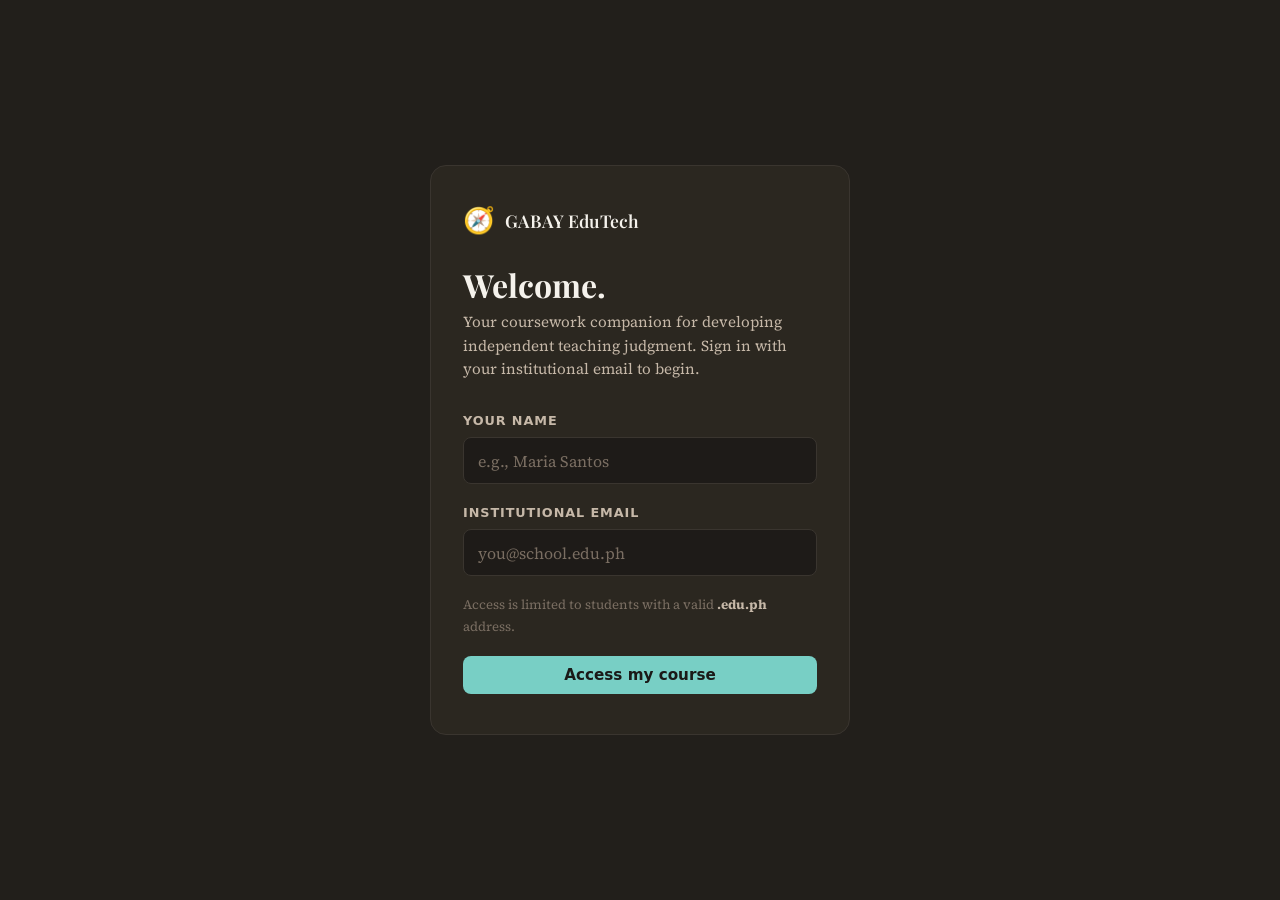
<file: index.html>
<!DOCTYPE html>
<html lang="en">
<head>
  <meta charset="UTF-8">
  <meta name="viewport" content="width=device-width, initial-scale=1.0, viewport-fit=cover">
  <meta name="color-scheme" content="dark">
  <meta name="theme-color" content="#221F1B">
  <title>GABAY EduTech</title>
  <!--
    Canvas-generated favicon: draws the compass emoji onto a 64x64 canvas
    and sets it as a PNG favicon. This works on Android Chrome and all
    other devices, unlike SVG data-URI favicons which Android ignores.
  -->
  <script>
  (function(){
    try {
      var c = document.createElement('canvas');
      c.width = c.height = 64;
      var x = c.getContext('2d');
      x.font = '52px serif';
      x.textAlign = 'center';
      x.textBaseline = 'middle';
      x.fillText('\u{1F9ED}', 32, 36);
      var l = document.createElement('link');
      l.rel = 'icon'; l.type = 'image/png'; l.href = c.toDataURL();
      document.head.appendChild(l);
    } catch(e) {}
  })();
  </script>
  <link rel="preconnect" href="https://fonts.googleapis.com">
  <link rel="preconnect" href="https://fonts.gstatic.com" crossorigin>
  <link href="https://fonts.googleapis.com/css2?family=Playfair+Display:ital,wght@0,400;0,600;0,700;1,400&family=Source+Serif+4:ital,opsz,wght@0,8..60,300;0,8..60,400;0,8..60,600;1,8..60,400&display=swap" rel="stylesheet">
  <link rel="stylesheet" href="style.css">
</head>
<body>

  <a class="skip-link" id="skip-link" href="#main-content">Skip to main content</a>

  <!-- LOGIN SCREEN -->
  <div id="login-screen" role="main" aria-label="Sign in to GABAY EduTech">
    <div class="login-card">
      <div class="login-brand" aria-hidden="true">
        <span class="login-compass">&#x1F9ED;</span>
        <span class="login-brand-name">GABAY EduTech</span>
      </div>
      <h1 class="login-heading">Welcome.</h1>
      <p class="login-sub">Your coursework companion for developing independent teaching judgment. Sign in with your institutional email to begin.</p>
      <div class="field-group">
        <label for="login-name">Your name</label>
        <input type="text" id="login-name" placeholder="e.g., Maria Santos" autocomplete="name" autocapitalize="words">
      </div>
      <div class="field-group">
        <label for="login-email">Institutional email</label>
        <input type="email" id="login-email" placeholder="you@school.edu.ph" autocomplete="email" inputmode="email">
      </div>
      <p class="login-note">Access is limited to students with a valid <strong>.edu.ph</strong> address.</p>
      <p class="login-error" id="login-error" role="alert" aria-live="assertive" hidden>
        Please enter your name and a valid .edu.ph email to continue.
      </p>
      <button class="btn btn-primary btn-block" id="login-submit">Access my course</button>
    </div>
  </div>

  <!-- APP SHELL -->
  <div id="app-wrapper" hidden>

    <!-- SIDEBAR -->
    <nav class="sidebar" id="sidebar" aria-label="Course navigation">
      <div class="sidebar-header">
        <button class="sidebar-logo-btn" id="sidebar-logo-btn" aria-label="Go to Dashboard">
          <span aria-hidden="true">&#x1F9ED;</span>
          <span class="sidebar-brand-text">GABAY EduTech</span>
        </button>
        <button class="sidebar-close-btn" id="sidebar-close-btn" aria-label="Close navigation">
          <svg width="18" height="18" viewBox="0 0 24 24" fill="none" stroke="currentColor" stroke-width="2.2" stroke-linecap="round" stroke-linejoin="round" aria-hidden="true">
            <line x1="18" y1="6" x2="6" y2="18"/><line x1="6" y1="6" x2="18" y2="18"/>
          </svg>
        </button>
      </div>
      <div class="sidebar-nav" id="sidebar-nav"><!-- Injected by JS --></div>
      <div class="sidebar-footer">
        <div class="sidebar-user-info" id="sidebar-user-info"><!-- Injected by JS --></div>
        <button class="sidebar-logout-btn" id="logout-btn" aria-label="Log out">
          <svg width="15" height="15" viewBox="0 0 24 24" fill="none" stroke="currentColor" stroke-width="2" stroke-linecap="round" stroke-linejoin="round" aria-hidden="true">
            <path d="M9 21H5a2 2 0 0 1-2-2V5a2 2 0 0 1 2-2h4"/>
            <polyline points="16 17 21 12 16 7"/>
            <line x1="21" y1="12" x2="9" y2="12"/>
          </svg>
          Log out
        </button>
      </div>
    </nav>

    <div class="sidebar-backdrop" id="sidebar-backdrop" aria-hidden="true"></div>

    <!-- CONTENT PANEL -->
    <div class="content-panel">

      <!-- Mobile top bar -->
      <div class="mobile-bar" id="mobile-bar">
        <button class="mobile-menu-btn" id="mobile-menu-btn" aria-label="Open navigation" aria-expanded="false" aria-controls="sidebar">
          <svg width="20" height="20" viewBox="0 0 24 24" fill="none" stroke="currentColor" stroke-width="2" stroke-linecap="round" stroke-linejoin="round" aria-hidden="true">
            <line x1="3" y1="6" x2="21" y2="6"/>
            <line x1="3" y1="12" x2="21" y2="12"/>
            <line x1="3" y1="18" x2="21" y2="18"/>
          </svg>
        </button>
        <span class="mobile-brand">&#x1F9ED; GABAY EduTech</span>
      </div>

      <!-- Course header (only shown inside a module) -->
      <div class="course-hdr" id="course-hdr" hidden aria-label="Module progress">
        <div class="course-hdr-bar">
          <button class="quit-btn" id="quit-btn" aria-label="Quit and return to dashboard">Quit</button>
          <span class="course-hdr-title" id="course-hdr-title" aria-live="polite"></span>
          <span class="course-hdr-step"  id="course-hdr-step"></span>
        </div>
        <div class="course-progress" id="course-progress" role="progressbar"
             aria-valuemin="0" aria-valuemax="100" aria-valuenow="0" aria-label="Module progress">
          <div class="course-progress-fill" id="course-progress-fill"></div>
        </div>
      </div>

      <main id="main-content" tabindex="-1">
        <div id="app"><!-- Injected by render() --></div>
      </main>

    </div><!-- /.content-panel -->

    <!-- QUIT MODAL -->
    <div class="modal-overlay" id="quit-modal" hidden
         role="dialog" aria-modal="true" aria-labelledby="quit-modal-title">
      <div class="modal-card">
        <h2 class="modal-title" id="quit-modal-title">Return to Dashboard?</h2>
        <p class="modal-body">Your work is saved automatically. You can pick up exactly where you left off.</p>
        <div class="modal-actions">
          <button class="btn btn-primary" id="modal-stay">Keep going</button>
          <button class="btn btn-ghost"   id="modal-leave">Go to Dashboard</button>
        </div>
      </div>
    </div>

  </div><!-- /#app-wrapper -->

  <!-- SCROLL FAB -->
  <div class="scroll-fab" aria-hidden="true">
    <button id="scroll-fab" tabindex="-1">&#8595;</button>
  </div>

  <script src="script.js"></script>
</body>
</html>
</file>
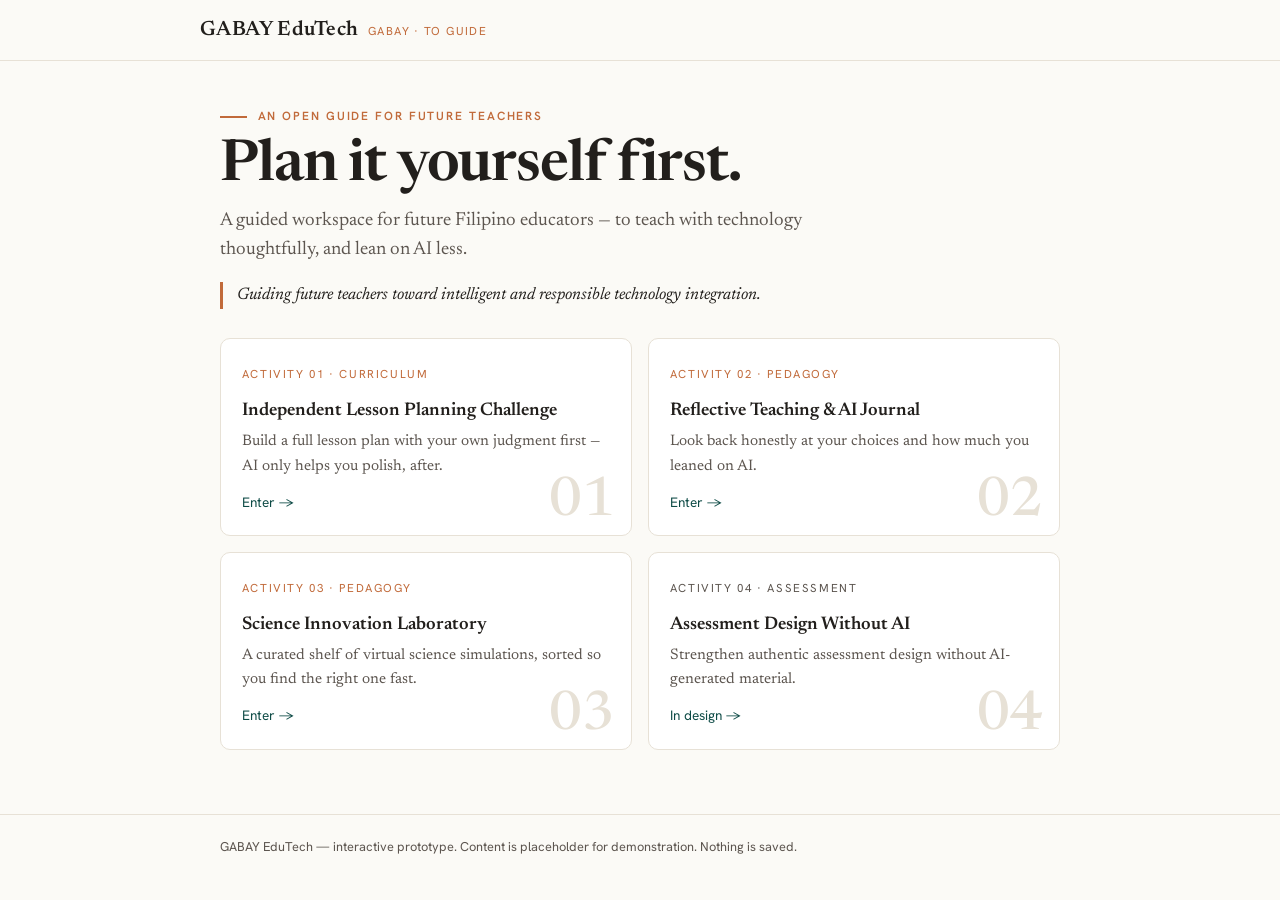
<file: Old versions/gabay-edutech-prototype (1).html>
<!DOCTYPE html>
<html lang="en">
<head>
<meta charset="UTF-8">
<meta name="viewport" content="width=device-width, initial-scale=1.0">
<title>GABAY EduTech — Prototype</title>
<link rel="preconnect" href="https://fonts.googleapis.com">
<link rel="preconnect" href="https://fonts.gstatic.com" crossorigin>
<link href="https://fonts.googleapis.com/css2?family=Hanken+Grotesk:wght@400;500;600;700&family=Newsreader:ital,opsz,wght@0,6..72,400;0,6..72,500;0,6..72,600;1,6..72,400&display=swap" rel="stylesheet">
<style>
  /* ---------- Design tokens: change these once, the whole site follows ---------- */
  :root{
    --paper:#FBFAF6;       /* warm off-white background */
    --surface:#FFFFFF;     /* cards */
    --ink:#262220;         /* main text (warm near-black) */
    --ink-soft:#5C554F;    /* secondary text */
    --line:#E7E1D6;        /* hairline borders */
    --accent:#1F6F66;      /* the single action colour: deep teal */
    --accent-soft:#E8F1EF; /* tinted surfaces tied to the accent */
    --accent-ink:#16514a;  /* accent text on light */
    --warn:#8A5A2B;        /* "not allowed" / caution */
    --maxread:65ch;        /* comfortable reading measure */
    --sp:1rem;             /* base spacing step */
    --radius:10px;
    --ui:system-ui,-apple-system,Segoe UI,Roboto,Helvetica,Arial,sans-serif;
    --serif:'Newsreader',Georgia,'Times New Roman',serif;
  }

  *{box-sizing:border-box}
  html{-webkit-text-size-adjust:100%}
  body{
    margin:0;background:var(--paper);color:var(--ink);
    font-family:var(--serif);font-size:18px;line-height:1.6;
    font-optical-sizing:auto;
  }
  /* UI chrome (nav, buttons, labels) uses the fast system sans */
  nav,button,.ui,label,input,select,textarea,.tag,.crumb{font-family:var(--ui)}

  a{color:var(--accent-ink);text-underline-offset:3px}
  a:focus-visible,button:focus-visible,input:focus-visible,textarea:focus-visible,select:focus-visible{
    outline:3px solid var(--accent);outline-offset:2px;border-radius:4px;
  }

  .skip{position:absolute;left:-999px;top:0;background:var(--accent);color:#fff;padding:.5rem .9rem;border-radius:0 0 8px 0;z-index:50}
  .skip:focus{left:0}

  /* ---------- Layout ---------- */
  .wrap{max-width:880px;margin:0 auto;padding:0 1.25rem}
  header.site{border-bottom:1px solid var(--line);background:var(--paper);position:sticky;top:0;z-index:20}
  .bar{display:flex;align-items:center;justify-content:space-between;gap:1rem;padding:.85rem 0}
  .brand{display:flex;align-items:baseline;gap:.6rem;text-decoration:none;color:var(--ink)}
  .brand .mark{font-family:var(--serif);font-weight:600;font-size:1.3rem;letter-spacing:.02em}
  .brand .mean{font-family:var(--ui);font-size:.72rem;color:var(--ink-soft);text-transform:uppercase;letter-spacing:.12em}
  .crumb{font-size:.85rem;color:var(--ink-soft)}
  .crumb a{color:var(--ink-soft)}
  .back{display:inline-flex;align-items:center;gap:.4rem;background:none;border:none;color:var(--accent-ink);
        font-size:.9rem;cursor:pointer;padding:.4rem 0}
  .back:hover{text-decoration:underline}

  main{padding:2.4rem 0 4rem;min-height:60vh}
  h1{font-weight:600;font-size:clamp(1.9rem,5vw,2.7rem);line-height:1.15;margin:.2rem 0 .4rem}
  h2{font-weight:600;font-size:1.35rem;margin:2.2rem 0 .6rem}
  h3{font-weight:600;font-size:1.08rem;margin:0}
  .lede{font-size:1.12rem;color:var(--ink-soft);max-width:var(--maxread);margin:.4rem 0 0}
  p,li{max-width:var(--maxread)}
  .motto{font-style:italic;color:var(--ink-soft)}

  /* ---------- Buttons ---------- */
  .btn{display:inline-flex;align-items:center;gap:.5rem;background:var(--accent);color:#fff;border:none;
       padding:.7rem 1.15rem;border-radius:8px;font-size:.95rem;cursor:pointer;text-decoration:none}
  .btn:hover{background:var(--accent-ink)}
  .btn.ghost{background:transparent;color:var(--accent-ink);border:1px solid var(--line)}
  .btn.ghost:hover{background:var(--accent-soft)}

  /* ---------- Home: activity cards ---------- */
  .cards{display:grid;grid-template-columns:1fr 1fr;gap:1rem;margin-top:1.8rem}
  @media(max-width:640px){.cards{grid-template-columns:1fr}}
  .card{display:block;text-decoration:none;color:inherit;background:var(--surface);border:1px solid var(--line);
        border-radius:var(--radius);padding:1.3rem 1.3rem 1.1rem;transition:transform .15s ease,box-shadow .15s ease,border-color .15s ease}
  .card:hover{transform:translateY(-2px);box-shadow:0 8px 24px rgba(38,34,32,.07);border-color:#d8d0c2}
  .card .idx{font-family:var(--ui);font-size:.72rem;letter-spacing:.14em;color:var(--accent-ink);text-transform:uppercase}
  .card h3{margin:.45rem 0 .3rem;font-size:1.15rem}
  .card p{font-size:.95rem;color:var(--ink-soft);margin:0}
  .card .go{font-family:var(--ui);font-size:.85rem;color:var(--accent-ink);margin-top:.8rem;display:inline-block}
  .card.soon{opacity:.85}
  .card.soon .idx{color:var(--ink-soft)}

  /* ---------- Stepped choices (activity hub) ---------- */
  .steps{list-style:none;padding:0;margin:1.6rem 0 0;max-width:var(--maxread)}
  .steps li{margin:0 0 .8rem}
  .step{display:flex;gap:1rem;align-items:flex-start;background:var(--surface);border:1px solid var(--line);
        border-radius:var(--radius);padding:1rem 1.1rem;text-decoration:none;color:inherit;transition:border-color .15s,background .15s}
  .step:hover{border-color:var(--accent);background:var(--accent-soft)}
  .step .n{flex:0 0 auto;width:1.9rem;height:1.9rem;border-radius:50%;background:var(--accent-soft);color:var(--accent-ink);
           font-family:var(--ui);font-weight:600;font-size:.9rem;display:grid;place-items:center}
  .step .t{font-weight:600}
  .step .d{font-family:var(--ui);font-size:.85rem;color:var(--ink-soft);margin-top:.15rem;display:block}

  /* ---------- Accordions (progressive disclosure) ---------- */
  .acc{border:1px solid var(--line);border-radius:var(--radius);overflow:hidden;margin-top:1rem;background:var(--surface)}
  .acc + .acc{margin-top:.6rem}
  .acc-btn{width:100%;display:flex;align-items:center;gap:.8rem;background:none;border:none;text-align:left;
           padding:1rem 1.1rem;cursor:pointer;font-size:1rem;color:var(--ink)}
  .acc-btn .num{font-family:var(--ui);font-size:.78rem;color:var(--accent-ink);min-width:1.6rem}
  .acc-btn .ttl{font-family:var(--serif);font-weight:600;flex:1}
  .acc-btn .chev{transition:transform .2s ease;color:var(--ink-soft)}
  .acc[open] .acc-btn .chev{transform:rotate(180deg)}
  .acc-body{padding:0 1.1rem 1.1rem 3.5rem}
  .acc-body p{margin:.2rem 0 .6rem;font-size:.98rem}
  .acc-body .k{font-family:var(--ui);font-size:.74rem;text-transform:uppercase;letter-spacing:.1em;color:var(--ink-soft)}
  .eg{background:var(--accent-soft);border-radius:8px;padding:.7rem .9rem;font-size:.95rem;margin-top:.3rem}

  /* ---------- Guidelines ---------- */
  .grid2{display:grid;grid-template-columns:1fr 1fr;gap:1rem;margin-top:1rem}
  @media(max-width:640px){.grid2{grid-template-columns:1fr}}
  .panel{border:1px solid var(--line);border-radius:var(--radius);padding:1.1rem 1.2rem;background:var(--surface)}
  .panel.ok{border-left:4px solid var(--accent)}
  .panel.no{border-left:4px solid var(--warn)}
  .panel h3{font-family:var(--ui);font-size:.78rem;letter-spacing:.1em;text-transform:uppercase;color:var(--ink-soft)}
  .panel ul{margin:.6rem 0 0;padding-left:1.1rem}
  .panel li{font-size:.95rem;margin:.3rem 0}

  /* ---------- Workspace form ---------- */
  .field{margin:1.1rem 0;max-width:var(--maxread)}
  label.lbl{display:block;font-size:.82rem;text-transform:uppercase;letter-spacing:.08em;color:var(--ink-soft);margin-bottom:.35rem}
  textarea,input[type=text]{width:100%;border:1px solid var(--line);border-radius:8px;padding:.7rem .8rem;
                            font-size:1rem;background:var(--surface);color:var(--ink);resize:vertical}
  textarea{min-height:3.4rem}
  .toggle{display:inline-flex;border:1px solid var(--line);border-radius:8px;overflow:hidden;margin-top:.2rem}
  .toggle button{background:var(--surface);border:none;padding:.55rem 1.1rem;cursor:pointer;font-size:.9rem;color:var(--ink-soft)}
  .toggle button[aria-pressed=true]{background:var(--accent);color:#fff}
  .phase{border:1px solid var(--line);border-radius:var(--radius);padding:1rem 1.1rem;margin:.7rem 0;background:var(--surface);max-width:var(--maxread)}
  .phase .ph-h{display:flex;align-items:center;gap:.6rem;margin-bottom:.6rem}
  .phase .ph-h .tag{font-size:.66rem;letter-spacing:.08em;text-transform:uppercase;background:var(--accent-soft);color:var(--accent-ink);padding:.18rem .5rem;border-radius:999px}
  .phase .ph-h .added{background:#F1E8DC;color:var(--warn)}
  .twocol{display:grid;grid-template-columns:1fr 1fr;gap:.7rem}
  @media(max-width:560px){.twocol{grid-template-columns:1fr}}
  .review{background:var(--accent-soft);border:1px solid #cfe3df;border-radius:var(--radius);padding:1.1rem 1.2rem;margin-top:1.4rem;max-width:var(--maxread)}
  .review h3{font-family:var(--ui);font-size:.85rem;text-transform:uppercase;letter-spacing:.08em;color:var(--accent-ink)}
  .review pre{white-space:pre-wrap;font-family:var(--ui);font-size:.9rem;color:var(--ink);margin:.5rem 0 0;line-height:1.5}

  /* ---------- Lab: tabs + filter ---------- */
  .tabs{display:flex;flex-wrap:wrap;gap:.5rem;margin-top:1.2rem}
  .tab{background:var(--surface);border:1px solid var(--line);border-radius:999px;padding:.45rem 1rem;font-size:.88rem;cursor:pointer;color:var(--ink-soft)}
  .tab[aria-pressed=true]{background:var(--accent);color:#fff;border-color:var(--accent)}
  .search{margin-top:1rem;max-width:var(--maxread)}
  .simlist{margin-top:1rem;display:grid;gap:.6rem}
  .sim{border:1px solid var(--line);border-radius:var(--radius);padding:.9rem 1.1rem;background:var(--surface)}
  .sim h3{font-size:1.02rem}
  .sim p{font-size:.9rem;color:var(--ink-soft);margin:.2rem 0 .5rem}
  .sim a{font-family:var(--ui);font-size:.85rem}
  .muted{color:var(--ink-soft);font-size:.9rem}

  /* ---------- Journal self-assessment ---------- */
  .rate{display:flex;align-items:center;justify-content:space-between;gap:1rem;border-bottom:1px solid var(--line);padding:.8rem 0;max-width:var(--maxread)}
  .rate:last-child{border-bottom:none}
  .rate .q{font-size:.98rem}
  .scale{display:inline-flex;gap:.3rem;flex:0 0 auto}
  .scale label{cursor:pointer}
  .scale input{position:absolute;opacity:0;width:0;height:0}
  .dot{width:1.9rem;height:1.9rem;border:1px solid var(--line);border-radius:8px;display:grid;place-items:center;font-size:.85rem;color:var(--ink-soft)}
  .scale input:checked + .dot{background:var(--accent);color:#fff;border-color:var(--accent)}
  .scale input:focus-visible + .dot{outline:3px solid var(--accent);outline-offset:2px}

  .note{background:#F4F0E8;border-radius:var(--radius);padding:1rem 1.2rem;font-size:.95rem;color:var(--ink-soft);max-width:var(--maxread);margin-top:1.4rem}

  /* ---------- PDF export document ---------- */
  .print-doc{background:#fff;border:1px solid var(--line);border-radius:var(--radius);padding:2.2rem 2.4rem;max-width:780px;margin:0 auto;color:#111;box-shadow:0 8px 30px rgba(38,34,32,.06)}
  .pd-head{border-bottom:2px solid #111;padding-bottom:.6rem;margin-bottom:1.1rem}
  .pd-title{font-size:1.7rem;margin:0;border:none}
  .pd-meta{font-family:var(--ui);color:#444;margin:.35rem 0 0;font-size:.95rem}
  .pd-h{font-size:1.05rem;border-bottom:1px solid var(--line);padding-bottom:.2rem;margin:1.4rem 0 .5rem}
  .pd-strat{font-family:var(--ui);font-size:.78rem;color:var(--ink-soft)}
  .pd-table{width:100%;border-collapse:collapse;margin:.3rem 0;font-size:.95rem}
  .pd-table th,.pd-table td{border:1px solid var(--line);padding:.5rem .6rem;text-align:left;vertical-align:top}
  .pd-table tbody th{width:9rem;font-family:var(--ui);font-weight:600;background:#faf8f3}
  .pd-table.proc thead th{background:#f1ede4;font-family:var(--ui);font-size:.82rem;letter-spacing:.04em}
  .pd-table.proc th:first-child{width:7rem;font-family:var(--ui)}
  @media print{
    @page{margin:16mm}
    header.site,footer,#back-slot,.no-print,.crumb{display:none!important}
    main{padding:0}.wrap{max-width:none;padding:0}
    body{background:#fff;font-size:12pt}
    .print-doc{border:none;box-shadow:none;padding:0;max-width:none}
    .pd-table tr{break-inside:avoid}
    #app{animation:none}
  }

  /* ---------- gentle view-enter motion ---------- */
  #app{animation:rise .35s ease both}
  @keyframes rise{from{opacity:0;transform:translateY(8px)}to{opacity:1;transform:none}}
  @media(prefers-reduced-motion:reduce){
    #app,.card{animation:none;transition:none}
  }
  footer{border-top:1px solid var(--line);padding:1.4rem 0;color:var(--ink-soft);font-family:var(--ui);font-size:.8rem}

  /* ===================================================================
     Visual refinement layer — minimal, but with a point of view.
     A warm two-tone palette and a "guide" motif keep it from going dull.
     =================================================================== */
  :root{
    --ink:#221F1C;
    --accent:#15605A;        /* deeper pine-teal: the calm */
    --accent-ink:#0E4B46;
    --accent-soft:#E6F0EE;
    --accent2:#C16A3A;        /* warm clay: the spark, used sparingly */
    --accent2-soft:#F7ECE3;
    --ui:'Hanken Grotesk',system-ui,-apple-system,Segoe UI,Roboto,sans-serif;
  }
  .brand .mean{color:var(--accent2)}

  .eyebrow{font-family:var(--ui);font-size:.74rem;font-weight:600;letter-spacing:.16em;text-transform:uppercase;
           color:var(--accent2);display:inline-flex;align-items:center;gap:.65rem;margin:0 0 .5rem}
  .eyebrow::before{content:'';width:1.7rem;height:2px;background:var(--accent2)}

  h1{font-size:clamp(2.3rem,6.5vw,3.6rem);letter-spacing:-.02em;line-height:1.07;margin:.1rem 0 .5rem}
  .lede{font-size:1.18rem;line-height:1.55}
  .motto{display:inline-block;font-style:italic;color:var(--ink);border-left:3px solid var(--accent2);
          padding-left:.85rem;margin:1.1rem 0 0;font-size:1.05rem}

  /* editorial kicker on section headings (not on the print document) */
  main h2:not(.pd-h)::before{content:'';display:block;width:1.9rem;height:3px;border-radius:2px;
          background:var(--accent);margin-bottom:.55rem}

  /* cards: ghosted numeral, arrow that leans in on hover, staggered fade */
  .cards{counter-reset:card}
  .card{position:relative;overflow:hidden;counter-increment:card;opacity:0;animation:fade .55s ease forwards}
  .card::after{content:counter(card,decimal-leading-zero);position:absolute;right:1rem;bottom:.35rem;
          font-family:var(--serif);font-weight:500;font-size:3.4rem;line-height:1;color:var(--line);pointer-events:none}
  .card .idx{color:var(--accent2)}
  .card .go{transition:transform .18s ease}
  .card:hover .go{transform:translateX(4px)}
  .card:nth-child(1){animation-delay:.04s}.card:nth-child(2){animation-delay:.10s}
  .card:nth-child(3){animation-delay:.16s}.card:nth-child(4){animation-delay:.22s}
  @keyframes fade{to{opacity:1}}

  /* steps: a quiet path threading through warm numerals */
  .steps{position:relative}
  .steps::before{content:'';position:absolute;left:2.05rem;top:2.4rem;bottom:2.4rem;width:2px;background:var(--line)}
  .step{position:relative;z-index:1}
  .step .n{background:var(--accent2-soft);color:var(--accent2);border:2px solid var(--accent2);font-weight:700}
  .step:hover .n{background:var(--accent);color:#fff;border-color:var(--accent)}

  /* small accents */
  .acc-btn .num{color:var(--accent2);font-weight:700}
  a{text-decoration-color:var(--accent2)}
  .btn{font-weight:600;letter-spacing:.01em;transition:transform .15s ease,background .15s ease}
  .btn:hover{transform:translateY(-1px)}

  @media(prefers-reduced-motion:reduce){
    .card{animation:none;opacity:1}
    .btn:hover,.card:hover .go{transform:none}
  }
</style>
</head>
<body>
<a href="#main" class="skip">Skip to content</a>

<header class="site">
  <div class="wrap bar">
    <a class="brand" href="#/" aria-label="GABAY EduTech home">
      <span class="mark">GABAY EduTech</span>
      <span class="mean">gabay · to guide</span>
    </a>
    <span class="crumb ui" id="crumb" aria-live="polite"></span>
  </div>
</header>

<main id="main">
  <div class="wrap">
    <div id="back-slot"></div>
    <div id="app"></div>
  </div>
</main>

<footer><div class="wrap">GABAY EduTech — interactive prototype. Content is placeholder for demonstration. Nothing is saved.</div></footer>

<script>
/* =====================================================================
   CONTENT (data) — kept separate from layout so your group can edit
   this block without touching any HTML/CSS.
   ===================================================================== */
const DATA = {
  activities:[
    {id:'lpc', idx:'Activity 01 · Curriculum', title:'Independent Lesson Planning Challenge',
     blurb:'Build a full lesson plan with your own judgment first — AI only helps you polish, after.', go:true},
    {id:'journal', idx:'Activity 02 · Pedagogy', title:'Reflective Teaching & AI Journal',
     blurb:'Look back honestly at your choices and how much you leaned on AI.', go:true},
    {id:'lab', idx:'Activity 03 · Pedagogy', title:'Science Innovation Laboratory',
     blurb:'A curated shelf of virtual science simulations, sorted so you find the right one fast.', go:true},
    {id:'assessment', idx:'Activity 04 · Assessment', title:'Assessment Design Without AI', soon:true,
     blurb:'Strengthen authentic assessment design without AI-generated material.', go:true},
  ],
  elements:[
    {t:'Learning Outcomes', d:'What learners should know and demonstrate after instruction.', p:'Keeps the lesson aligned to curriculum standards and MELCs.', e:'Learners demonstrate understanding of the particle nature of matter.'},
    {t:'Objectives', d:'Specific targets for the end of the lesson, across the cognitive, affective, and psychomotor domains (Bloom\u2019s).', p:'Turns broad outcomes into measurable, lesson-sized goals.', e:'At the end of the lesson, learners can explain the states of matter.'},
    {t:'Topic', d:'The subject matter and subtopic in focus.', p:'Sets the boundary of what the lesson covers.', e:'Science 7 \u2014 States of Matter \u2014 Changes in States.'},
    {t:'References', d:'The sources used to prepare the lesson.', p:'Keeps content accurate and academically honest.', e:'K\u201312 Guide, MATATAG Curriculum, DepEd modules.'},
    {t:'Instructional Materials', d:'Tools and resources used during teaching, traditional and digital.', p:'Supports engagement and clearer understanding.', e:'Charts, flashcards \u2014 plus slides, videos, simulations.'},
    {t:'Learning Activities', d:'Structured tasks that help learners reach the objectives.', p:'Drives participation and higher-order thinking.', e:'Group discussion, experiment, reflection journal.'},
    {t:'Concept', d:'The core idea or principle being taught.', p:'Gives the lesson a single conceptual focus.', e:'Matter changes state with temperature and particle arrangement.'},
    {t:'Skills to Develop', d:'The cognitive, technological, and social skills the lesson builds.', p:'Connects the lesson to 21st-century learning.', e:'Critical thinking, digital literacy, collaboration.'},
    {t:'Values Integration', d:'Moral, ethical, and social values woven into the lesson.', p:'Supports character formation alongside content.', e:'Environmental stewardship during an ecology lesson.'},
    {t:'Methodology', d:'The teaching approach used to deliver the lesson.', p:'Shapes how learners engage with the content.', e:'Inquiry-based, problem-based, or project-based learning.'},
    {t:'Strategy Applied', d:'The lesson framework that structures delivery \u2014 5Es or 7Es.', p:'Sequences the lesson into clear instructional phases.', e:'You choose 5Es or 7Es in the workspace.'},
  ],
  phases:[
    {k:'Greetings', fivesToo:true, added:false},
    {k:'Opening Prayer', fivesToo:true, added:false},
    {k:'Recall', fivesToo:true, added:false},
    {k:'Elicit', fivesToo:false, added:true, hint:'Surface what learners already know.'},
    {k:'Engage', fivesToo:true, added:false, hint:'Spark curiosity and interest.'},
    {k:'Explore', fivesToo:true, added:false, hint:'Investigate hands-on; you facilitate.'},
    {k:'Explain', fivesToo:true, added:false, hint:'Clarify findings; introduce terms.'},
    {k:'Elaborate', fivesToo:true, added:false, hint:'Apply the concept to new situations.'},
    {k:'Evaluate', fivesToo:true, added:false, hint:'Measure understanding.'},
    {k:'Extend', fivesToo:false, added:true, hint:'Carry learning beyond the classroom.'},
  ],
  guidelines:{
    rules:['Create your lesson plan independently.','Avoid using AI-generated lesson plans during the first draft.','Use your own instructional strategies and classroom examples.','Integrate technology meaningfully, not excessively.','Reflect on your planning decisions after submission.'],
    ok:['Grammar checking','Formatting','Idea refinement','Reflection support'],
    no:['Fully AI-generated lesson plans','Copy-pasted AI output','AI-made assessments used without modification'],
  },
  sims:{
    'Physics':[
      {n:'PhET Physics', u:'Mechanics, waves, circuits, energy', url:'https://phet.colorado.edu'},
      {n:'oPhysics', u:'Interactive physics demonstrations', url:'https://ophysics.com'},
      {n:'Falstad Applets', u:'Circuits, waves, optics, electromagnetism', url:'https://falstad.com'},
      {n:'myPhysicsLab', u:'Real-time mechanics simulations', url:'https://myphysicslab.com'},
      {n:'CK-12 Simulations', u:'Real-world physics simulations', url:'https://interactives.ck12.org'},
    ],
    'Chemistry':[
      {n:'ChemCollective', u:'Authentic virtual chemistry lab tasks', url:'https://chemcollective.org'},
      {n:'PhET Chemistry', u:'Molecules, reactions, pH, concentration', url:'https://phet.colorado.edu'},
      {n:'MolView', u:'3D molecular visualization', url:'https://molview.org'},
      {n:'LibreTexts', u:'Chemistry tutorials and simulations', url:'https://chem.libretexts.org'},
      {n:'PraxiLabs', u:'Virtual chemistry laboratory simulations', url:'https://praxilabs.com'},
    ],
    'Biology':[
      {n:'HHMI BioInteractive', u:'Biology virtual labs and models', url:'https://www.biointeractive.org'},
      {n:'LabXchange', u:'Free science platform from Harvard', url:'https://www.labxchange.org'},
      {n:'Concord Consortium', u:'Visual biology simulations', url:'https://learn.concord.org'},
      {n:'Virtual Biology Lab', u:'Inquiry-based biology models', url:'https://virtualbiologylab.org'},
      {n:'Connected Biology', u:'Genetics, evolution, multi-level models', url:'https://connectedbio.org'},
    ],
    'Earth Science':[
      {n:'PhET Earth & Space', u:'Earth and space science simulations', url:'https://phet.colorado.edu'},
      {n:'NASA Sea Level Portal', u:'Glaciers, ice sheets, sea level', url:'https://sealevel.nasa.gov'},
      {n:'UCAR SciEd', u:'Weather, climate, atmosphere', url:'https://scied.ucar.edu'},
      {n:'Nat Geo Education', u:'Tectonics, climate, Earth systems', url:'https://education.nationalgeographic.org'},
      {n:'PBS LearningMedia', u:'Plate boundaries, earthquakes, volcanoes', url:'https://www.pbslearningmedia.org'},
    ],
  },
  journal:[
    {h:'Learning Experience', qs:[
      'What important concepts did you learn from the lesson planning session?',
      'What challenges did you encounter while creating your lesson plan independently?',
      'Which lesson planning component was most difficult to accomplish? Why?',
      'How did the activity improve your confidence as a future teacher?']},
    {h:'Lesson Planning', qs:[
      'How did you select your teaching strategies and learning activities?',
      'How did your lesson objectives align with the curriculum competencies?',
      'In what ways did your lesson promote learner-centered instruction?',
      'Which part of your lesson plan was the strongest? Explain why.',
      'If given another opportunity, what part of your lesson plan would you improve?']},
    {h:'Responsible AI Use', qs:[
      'Did you use AI tools during the activity? If yes, how were they used?',
      'Which parts of the lesson plan were completed independently, without AI?']},
  ],
  indicators:[
    'I created original instructional ideas independently.',
    'I aligned my lesson with curriculum competencies.',
    'I integrated technology meaningfully.',
    'I minimized overdependence on AI tools.',
    'I reflected critically on my teaching decisions.',
    'I demonstrated learner-centered instructional planning.',
    'I improved my confidence in lesson planning.',
    'I practiced responsible and ethical AI use.',
  ],
};

/* in-memory state only — nothing persists (matches the "in-page for now" choice) */
const state = { strategy:'7es', ws:{}, lab:'Physics', labq:'', ratings:{} };

/* =====================================================================
   Tiny helpers
   ===================================================================== */
const esc = s => String(s).replace(/[&<>"]/g,c=>({'&':'&amp;','<':'&lt;','>':'&gt;','"':'&quot;'}[c]));
const app = document.getElementById('app');
const crumbEl = document.getElementById('crumb');
const backSlot = document.getElementById('back-slot');

/* =====================================================================
   Views — each returns an HTML string built from DATA
   ===================================================================== */
function vHome(){
  return `
  <p class="eyebrow">An open guide for future teachers</p>
  <h1>Plan it yourself first.</h1>
  <p class="lede">A guided workspace for future Filipino educators \u2014 to teach with technology thoughtfully, and lean on AI less.</p>
  <p class="motto">Guiding future teachers toward intelligent and responsible technology integration.</p>
  <div class="cards">
    ${DATA.activities.map(a=>`
      <a class="card ${a.soon?'soon':''}" href="#/${a.id}">
        <span class="idx">${esc(a.idx)}</span>
        <h3>${esc(a.title)}</h3>
        <p>${esc(a.blurb)}</p>
        <span class="go">${a.soon?'In design \u2192':'Enter \u2192'}</span>
      </a>`).join('')}
  </div>`;
}

function vLpc(){
  return `
  <h1>Independent Lesson Planning Challenge</h1>
  <p class="lede">Create a lesson plan using your own pedagogical understanding before consulting any AI tool. Take it one step at a time.</p>
  <ol class="steps" aria-label="Steps in this challenge">
    <li><a class="step" href="#/lpc/learn"><span class="n">1</span><span><span class="t">Learn the elements</span><span class="d">The 11 parts of a lesson plan, explained briefly.</span></span></a></li>
    <li><a class="step" href="#/lpc/guidelines"><span class="n">2</span><span><span class="t">Read the guidelines</span><span class="d">What\u2019s expected, and where AI is allowed.</span></span></a></li>
    <li><a class="step" href="#/lpc/workspace"><span class="n">3</span><span><span class="t">Open the workspace</span><span class="d">Draft your plan. Choose 5Es or 7Es.</span></span></a></li>
  </ol>`;
}

function vLearn(){
  return `
  <h1>Elements of a lesson plan</h1>
  <p class="lede">Aligned with the K\u201312 and MATATAG frameworks. Tap any element to expand it \u2014 nothing is forced on you at once.</p>
  ${DATA.elements.map((el,i)=>`
    <details class="acc">
      <summary class="acc-btn">
        <span class="num">${String(i+1).padStart(2,'0')}</span>
        <span class="ttl">${esc(el.t)}</span>
        <span class="chev" aria-hidden="true">\u25be</span>
      </summary>
      <div class="acc-body">
        <p>${esc(el.d)}</p>
        <p class="k">Why it matters</p><p>${esc(el.p)}</p>
        <p class="k">Example</p><div class="eg">${esc(el.e)}</div>
      </div>
    </details>`).join('')}
  <div style="margin-top:1.6rem"><a class="btn" href="#/lpc/workspace">Go to the workspace \u2192</a></div>`;
}

function vGuidelines(){
  const g=DATA.guidelines;
  return `
  <h1>Challenge guidelines</h1>
  <p class="lede">The point is to build your own judgment. AI is a helper for later, not the author.</p>
  <ol class="steps" style="margin-top:1rem">
    ${g.rules.map((r,i)=>`<li><div class="step" style="cursor:default"><span class="n">${i+1}</span><span class="t">${esc(r)}</span></div></li>`).join('')}
  </ol>
  <div class="grid2">
    <div class="panel ok"><h3>AI allowed \u2014 after your draft</h3><ul>${g.ok.map(x=>`<li>${esc(x)}</li>`).join('')}</ul></div>
    <div class="panel no"><h3>Not allowed</h3><ul>${g.no.map(x=>`<li>${esc(x)}</li>`).join('')}</ul></div>
  </div>
  <div style="margin-top:1.6rem"><a class="btn" href="#/lpc/workspace">Start drafting \u2192</a></div>`;
}

function field(id,label,ph){
  return `<div class="field"><label class="lbl" for="${id}">${esc(label)}</label>
    <textarea id="${id}" data-ws="${id}" placeholder="${esc(ph||'')}">${esc(state.ws[id]||'')}</textarea></div>`;
}

function vWorkspace(){
  const phases = DATA.phases.filter(p=> state.strategy==='7es' ? true : p.fivesToo);
  return `
  <h1>Lesson planning workspace</h1>
  <p class="lede">Draft your plan below. Switch strategy and the procedure updates \u2014 only the phases you need appear.</p>

  <h2>Lesson details</h2>
  <div class="twocol">
    <div class="field"><label class="lbl" for="name">Teacher\u2019s name</label><input type="text" id="name" data-ws="name" value="${esc(state.ws.name||'')}"></div>
    <div class="field"><label class="lbl" for="grade">Grade &amp; subject</label><input type="text" id="grade" data-ws="grade" value="${esc(state.ws.grade||'')}"></div>
  </div>

  <h2>Outcomes &amp; objectives</h2>
  ${field('outcomes','Learning Outcomes','What should learners know or demonstrate?')}
  ${field('cog','Objective \u2014 Cognitive (thinking)','e.g., explain the states of matter')}
  ${field('aff','Objective \u2014 Affective (attitude)','e.g., appreciate water conservation')}
  ${field('psy','Objective \u2014 Psychomotor (skill)','e.g., demonstrate proper lab procedure')}

  <h2>Subject matter</h2>
  ${field('topic','Topic','e.g., Science 7 \u2014 States of Matter')}
  ${field('materials','Instructional materials','Charts, slides, simulations\u2026')}
  ${field('values','Values integration','e.g., environmental stewardship')}

  <h2>Strategy</h2>
  <div class="field">
    <label class="lbl">Choose your lesson framework</label>
    <div class="toggle" role="group" aria-label="Lesson strategy">
      <button data-strat="5es" aria-pressed="${state.strategy==='5es'}">5Es</button>
      <button data-strat="7es" aria-pressed="${state.strategy==='7es'}">7Es</button>
    </div>
    <p class="muted" style="margin:.5rem 0 0">${state.strategy==='7es'
      ? '7Es adds Elicit (front) and Extend (back) for prior knowledge and transfer.'
      : '5Es is the core sequence. Switch to 7Es to add Elicit and Extend.'}</p>
  </div>

  <h2>Procedure</h2>
  ${phases.map(p=>`
    <div class="phase">
      <div class="ph-h"><h3>${esc(p.k)}</h3>${p.added?'<span class="tag added">7Es only</span>':''}</div>
      ${p.hint?`<p class="muted" style="margin:.1rem 0 .6rem">${esc(p.hint)}</p>`:''}
      <div class="twocol">
        <div><label class="lbl" for="t_${p.k}">Teacher\u2019s activity</label><textarea id="t_${p.k}" data-ws="t_${p.k}">${esc(state.ws['t_'+p.k]||'')}</textarea></div>
        <div><label class="lbl" for="s_${p.k}">Student\u2019s activity</label><textarea id="s_${p.k}" data-ws="s_${p.k}">${esc(state.ws['s_'+p.k]||'')}</textarea></div>
      </div>
    </div>`).join('')}

  <div style="margin-top:1rem;display:flex;gap:.6rem;flex-wrap:wrap">
    <a class="btn" href="#/lpc/export">Export to PDF</a>
    <button class="btn ghost" id="review-btn">Review my draft</button>
  </div>
  <div id="review"></div>`;
}

function vExport(){
  const w=state.ws;
  const phases=DATA.phases.filter(p=>state.strategy==='7es'||p.fivesToo);
  return `
  <div class="no-print" style="display:flex;gap:.6rem;flex-wrap:wrap;margin-bottom:1rem">
    <button class="btn" id="do-print">Save as PDF</button>
    <a class="btn ghost" href="#/lpc/workspace">\u2190 Back to editing</a>
  </div>
  <p class="muted no-print" style="margin-bottom:1.4rem">This is exactly what your PDF will contain. \u201cSave as PDF\u201d opens your browser\u2019s print dialog \u2014 pick \u201cSave as PDF\u201d as the destination.</p>
  <div class="print-doc">
    <header class="pd-head">
      <h1 class="pd-title">Lesson Plan</h1>
      <p class="pd-meta">${esc(w.name||'\u2014')} &nbsp;\u00b7&nbsp; ${esc(w.grade||'\u2014')}</p>
    </header>
    <h2 class="pd-h">I. Learning Outcomes</h2>
    <p>${esc(w.outcomes||'\u2014')}</p>
    <h2 class="pd-h">II. Objectives</h2>
    <table class="pd-table"><tbody>
      <tr><th>Cognitive</th><td>${esc(w.cog||'\u2014')}</td></tr>
      <tr><th>Affective</th><td>${esc(w.aff||'\u2014')}</td></tr>
      <tr><th>Psychomotor</th><td>${esc(w.psy||'\u2014')}</td></tr>
    </tbody></table>
    <h2 class="pd-h">III. Subject Matter</h2>
    <table class="pd-table"><tbody>
      <tr><th>Topic</th><td>${esc(w.topic||'\u2014')}</td></tr>
      <tr><th>Instructional materials</th><td>${esc(w.materials||'\u2014')}</td></tr>
      <tr><th>Values integration</th><td>${esc(w.values||'\u2014')}</td></tr>
    </tbody></table>
    <h2 class="pd-h">IV. Procedure <span class="pd-strat">(${state.strategy.toUpperCase()})</span></h2>
    <table class="pd-table proc">
      <thead><tr><th>Phase</th><th>Teacher\u2019s activity</th><th>Student\u2019s activity</th></tr></thead>
      <tbody>
        ${phases.map(p=>`<tr><th>${esc(p.k)}</th><td>${esc(w['t_'+p.k]||'\u2014')}</td><td>${esc(w['s_'+p.k]||'\u2014')}</td></tr>`).join('')}
      </tbody>
    </table>
  </div>`;
}

function vLab(){
  const subjects=Object.keys(DATA.sims);
  const q=state.labq.trim().toLowerCase();
  let list=DATA.sims[state.lab].map(s=>({...s,subject:state.lab}));
  if(q){ list=subjects.flatMap(sub=>DATA.sims[sub].map(s=>({...s,subject:sub})))
                      .filter(s=>(s.n+' '+s.u+' '+s.subject).toLowerCase().includes(q)); }
  return `
  <h1>Science Innovation Laboratory</h1>
  <p class="lede">Virtual simulations make abstract science visible and safe to explore. Pick a subject \u2014 you only see what\u2019s relevant.</p>
  <div class="tabs" role="group" aria-label="Subject">
    ${subjects.map(s=>`<button class="tab" data-tab="${esc(s)}" aria-pressed="${!q&&state.lab===s}">${esc(s)}</button>`).join('')}
  </div>
  <div class="search"><label class="lbl" for="sim-q">Search all simulations</label>
    <input type="text" id="sim-q" placeholder="e.g., circuits, genetics, climate" value="${esc(state.labq)}"></div>
  <p class="muted" style="margin-top:.9rem">${q?`Showing matches for \u201c${esc(state.labq)}\u201d across all subjects.`:`Showing ${esc(state.lab)} \u00b7 a sample of the full directory.`}</p>
  <div class="simlist">
    ${list.length?list.map(s=>`
      <div class="sim"><h3>${esc(s.n)} ${q?`<span class="muted">\u00b7 ${esc(s.subject)}</span>`:''}</h3>
        <p>${esc(s.u)}</p><a href="${esc(s.url)}" target="_blank" rel="noopener">Open simulation \u2197</a></div>`).join('')
      :`<p class="muted">No matches. Try another word.</p>`}
  </div>`;
}

function vJournal(){
  return `
  <h1>Reflective Teaching &amp; AI Journal</h1>
  <p class="lede">Reflect, learn, and grow. Honest reflection is where the independent thinking sticks.</p>
  ${DATA.journal.map(sec=>`
    <h2>${esc(sec.h)}</h2>
    ${sec.qs.map((q,i)=>field('j_'+esc(sec.h)+i, q, 'Write a sentence or two\u2026')).join('')}
  `).join('')}
  <h2>Self-assessment</h2>
  <p class="muted">Rate honestly: 1 = strongly disagree, 5 = strongly agree.</p>
  <div style="margin-top:.6rem">
    ${DATA.indicators.map((ind,i)=>`
      <div class="rate"><span class="q">${esc(ind)}</span>
        <span class="scale" role="radiogroup" aria-label="${esc(ind)}">
          ${[1,2,3,4,5].map(n=>`<label><input type="radio" name="ind${i}" value="${n}"><span class="dot">${n}</span></label>`).join('')}
        </span></div>`).join('')}
  </div>
  <div style="margin-top:1.4rem;display:flex;gap:.6rem;flex-wrap:wrap">
    <a class="btn" href="#/journal/export">Export to PDF</a>
    <button class="btn ghost" id="j-done">Finish reflection</button>
  </div>
  <div id="j-msg"></div>`;
}

function vJournalExport(){
  const w=state.ws, r=state.ratings||{};
  return `
  <div class="no-print" style="display:flex;gap:.6rem;flex-wrap:wrap;margin-bottom:1rem">
    <button class="btn" id="do-print">Save as PDF</button>
    <a class="btn ghost" href="#/journal">\u2190 Back to journal</a>
  </div>
  <p class="muted no-print" style="margin-bottom:1.4rem">\u201cSave as PDF\u201d opens your browser\u2019s print dialog \u2014 pick \u201cSave as PDF\u201d as the destination.</p>
  <div class="print-doc">
    <header class="pd-head"><h1 class="pd-title">Reflective Teaching Journal</h1></header>
    ${DATA.journal.map(sec=>`
      <h2 class="pd-h">${esc(sec.h)}</h2>
      ${sec.qs.map((q,i)=>`<p style="font-family:var(--ui);font-size:.84rem;color:#555;margin:.7rem 0 .15rem">${esc(q)}</p><p style="margin:0">${esc(w['j_'+sec.h+i]||'\u2014')}</p>`).join('')}
    `).join('')}
    <h2 class="pd-h">Self-assessment</h2>
    <table class="pd-table"><tbody>
      ${DATA.indicators.map((ind,i)=>`<tr><th style="width:auto;background:#faf8f3">${esc(ind)}</th><td style="width:3.5rem;text-align:center;font-weight:600">${esc(r['ind'+i]||'\u2014')}</td></tr>`).join('')}
    </tbody></table>
  </div>`;
}

function vAssessment(){
  return `
  <h1>Assessment Design Without AI</h1>
  <p class="lede">This activity has a clear goal but isn\u2019t built yet.</p>
  <div class="note">
    In the research output, this activity is defined by its objective \u2014 strengthen authentic
    assessment-design skills and reduce reliance on AI-generated assessment material \u2014 but it
    has no detailed content or screens yet. Rather than fake it, the prototype shows it honestly
    as <strong>in design</strong>. It\u2019s the next thing for your group to flesh out, and it can
    reuse the same patterns you see here: a short learning section, clear guidelines, and a workspace.
  </div>
  <div style="margin-top:1.6rem"><a class="btn ghost" href="#/">\u2190 Back to all activities</a></div>`;
}

/* =====================================================================
   Router
   ===================================================================== */
const routes={
  '': {v:vHome, crumb:''},
  'lpc': {v:vLpc, crumb:'Lesson Planning'},
  'lpc/learn': {v:vLearn, crumb:'Lesson Planning · Learn'},
  'lpc/guidelines': {v:vGuidelines, crumb:'Lesson Planning · Guidelines'},
  'lpc/workspace': {v:vWorkspace, crumb:'Lesson Planning · Workspace'},
  'lpc/export': {v:vExport, crumb:'Lesson Planning · Export'},
  'lab': {v:vLab, crumb:'Science Laboratory'},
  'journal': {v:vJournal, crumb:'Reflective Journal'},
  'journal/export': {v:vJournalExport, crumb:'Reflective Journal · Export'},
  'assessment': {v:vAssessment, crumb:'Assessment Design'},
};

function parentOf(path){
  if(path==='lpc/export') return 'lpc/workspace';
  if(path==='journal/export') return 'journal';
  if(path.startsWith('lpc/')) return 'lpc';
  if(path) return '';
  return null;
}

function render(){
  const path=(location.hash.replace(/^#\/?/,'')||'').replace(/\/$/,'');
  const r=routes[path]||routes[''];
  app.innerHTML=r.v();
  crumbEl.textContent=r.crumb||'';
  // back affordance
  const parent=parentOf(path);
  backSlot.innerHTML = parent===null ? '' :
    `<button class="back" id="back">\u2190 Back</button>`;
  if(parent!==null){
    document.getElementById('back').onclick=()=>{ location.hash = parent==='' ? '#/' : '#/'+parent; };
  }
  bind(path);
  window.scrollTo({top:0});
}

/* attach behaviour after each render */
function bind(path){
  // home/activity cards & step links work as plain anchors — nothing to bind.

  if(path==='lpc/workspace'){
    app.querySelectorAll('[data-ws]').forEach(t=>{
      t.addEventListener('input',e=>{ state.ws[e.target.dataset.ws]=e.target.value; });
    });
    app.querySelectorAll('[data-strat]').forEach(b=>{
      b.addEventListener('click',()=>{ state.strategy=b.dataset.strat; render(); });
    });
    const rb=document.getElementById('review-btn');
    rb.addEventListener('click',()=>{
      const w=state.ws, lines=[];
      if(w.outcomes) lines.push('Outcomes: '+w.outcomes);
      if(w.topic) lines.push('Topic: '+w.topic);
      ['cog','aff','psy'].forEach(k=>{ if(w[k]) lines.push(({cog:'Cognitive',aff:'Affective',psy:'Psychomotor'}[k])+': '+w[k]); });
      const filled=DATA.phases.filter(p=>state.strategy==='7es'||p.fivesToo)
        .filter(p=>w['t_'+p.k]||w['s_'+p.k]).map(p=>p.k);
      lines.push('Strategy: '+state.strategy.toUpperCase());
      lines.push('Phases drafted: '+(filled.length?filled.join(', '):'none yet'));
      document.getElementById('review').innerHTML=
        `<div class="review"><h3>Your draft so far</h3><pre>${esc(lines.join('\n'))||'Nothing entered yet.'}</pre>
         <p class="muted" style="margin:.6rem 0 0">Happy with it? Use \u201cExport to PDF\u201d above to save the finished plan.</p></div>`;
      document.getElementById('review').scrollIntoView({behavior:'smooth',block:'nearest'});
    });
  }

  if(path==='lab'){
    app.querySelectorAll('[data-tab]').forEach(b=>{
      b.addEventListener('click',()=>{ state.lab=b.dataset.tab; state.labq=''; render(); });
    });
    const q=document.getElementById('sim-q');
    q.addEventListener('input',e=>{
      state.labq=e.target.value;
      // re-render just the list without losing focus
      const tmp=document.createElement('div'); tmp.innerHTML=vLab();
      app.querySelector('.simlist').replaceWith(tmp.querySelector('.simlist'));
      app.querySelector('.muted').replaceWith(tmp.querySelector('.muted'));
      app.querySelectorAll('.tab').forEach(t=>t.setAttribute('aria-pressed', String(!state.labq && state.lab===t.dataset.tab)));
    });
  }

  if(path==='journal'){
    app.querySelectorAll('[data-ws]').forEach(t=>{
      t.addEventListener('input',e=>{ state.ws[e.target.dataset.ws]=e.target.value; });
    });
    app.querySelectorAll('.scale input').forEach(radio=>{
      if(state.ratings[radio.name]===radio.value) radio.checked=true;
      radio.addEventListener('change',e=>{ state.ratings[e.target.name]=e.target.value; });
    });
    document.getElementById('j-done').addEventListener('click',()=>{
      document.getElementById('j-msg').innerHTML=
        `<div class="note" style="background:var(--accent-soft);color:var(--accent-ink)">Reflection complete. Use \u201cExport to PDF\u201d to keep this entry or hand it to your instructor.</div>`;
      document.getElementById('j-msg').scrollIntoView({behavior:'smooth',block:'nearest'});
    });
  }

  if(path==='lpc/export'||path==='journal/export'){
    const b=document.getElementById('do-print');
    if(b) b.addEventListener('click',()=>{ try{ window.print(); }catch(e){} });
  }
}

window.addEventListener('hashchange',render);
if(!location.hash) location.hash='#/';
render();
</script>
</body>
</html>
</file>
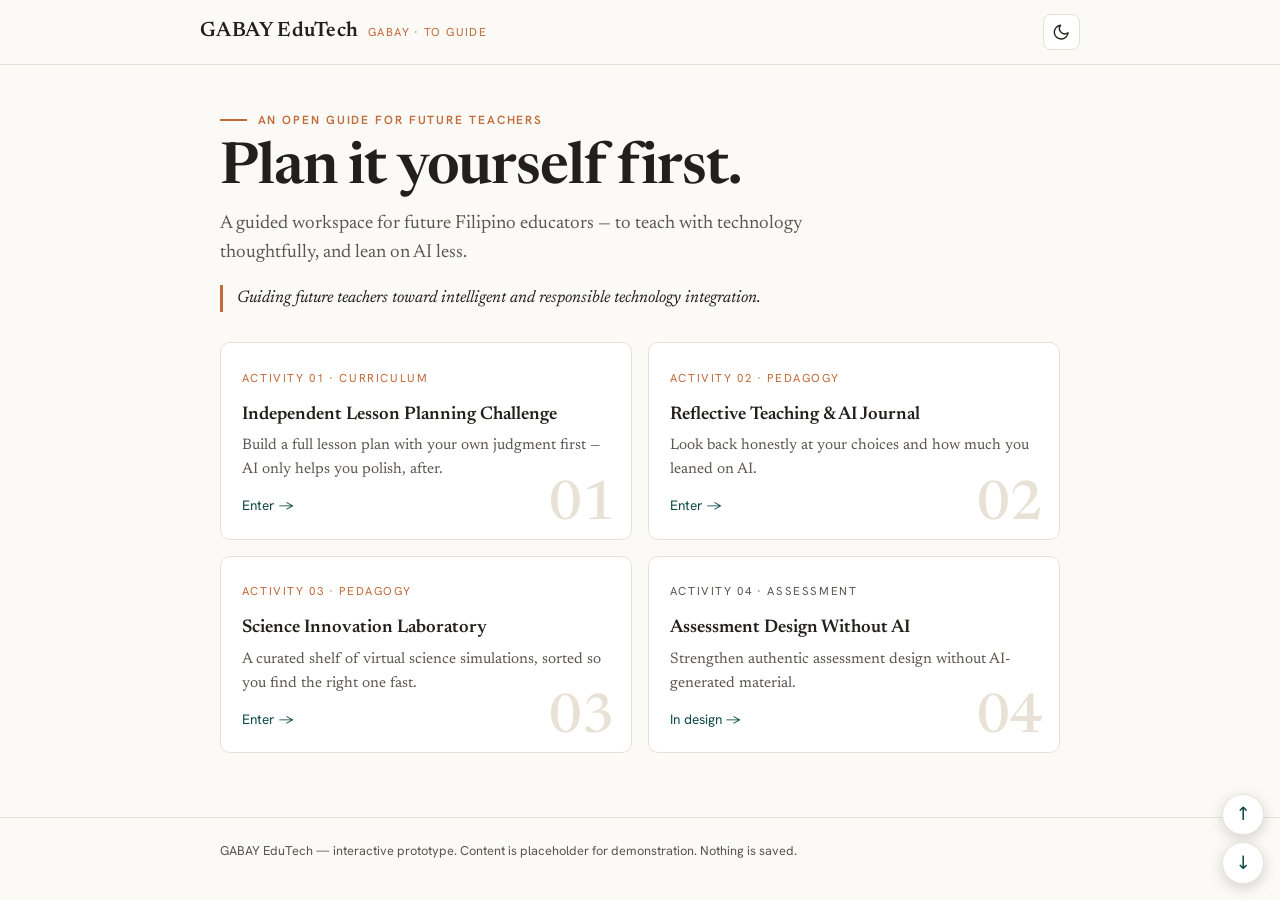
<file: Old versions/gabay-edutech-prototype (2).html>
<!DOCTYPE html>
<html lang="en">
<head>
<meta charset="UTF-8">
<meta name="viewport" content="width=device-width, initial-scale=1.0">
<title>GABAY EduTech — Prototype</title>
<link rel="preconnect" href="https://fonts.googleapis.com">
<link rel="preconnect" href="https://fonts.gstatic.com" crossorigin>
<link href="https://fonts.googleapis.com/css2?family=Hanken+Grotesk:wght@400;500;600;700&family=Newsreader:ital,opsz,wght@0,6..72,400;0,6..72,500;0,6..72,600;1,6..72,400&display=swap" rel="stylesheet">
<style>
  /* ---------- Design tokens: change these once, the whole site follows ---------- */
  :root{
    --paper:#FBFAF6;       /* warm off-white background */
    --surface:#FFFFFF;     /* cards */
    --ink:#262220;         /* main text (warm near-black) */
    --ink-soft:#5C554F;    /* secondary text */
    --line:#E7E1D6;        /* hairline borders */
    --accent:#1F6F66;      /* the single action colour: deep teal */
    --accent-soft:#E8F1EF; /* tinted surfaces tied to the accent */
    --accent-ink:#16514a;  /* accent text on light */
    --warn:#8A5A2B;        /* "not allowed" / caution */
    --maxread:65ch;        /* comfortable reading measure */
    --sp:1rem;             /* base spacing step */
    --radius:10px;
    --ui:system-ui,-apple-system,Segoe UI,Roboto,Helvetica,Arial,sans-serif;
    --serif:'Newsreader',Georgia,'Times New Roman',serif;
  }

  *{box-sizing:border-box}
  html{-webkit-text-size-adjust:100%}
  body{
    margin:0;background:var(--paper);color:var(--ink);
    font-family:var(--serif);font-size:18px;line-height:1.6;
    font-optical-sizing:auto;
  }
  /* UI chrome (nav, buttons, labels) uses the fast system sans */
  nav,button,.ui,label,input,select,textarea,.tag,.crumb{font-family:var(--ui)}

  a{color:var(--accent-ink);text-underline-offset:3px}
  a:focus-visible,button:focus-visible,input:focus-visible,textarea:focus-visible,select:focus-visible{
    outline:3px solid var(--accent);outline-offset:2px;border-radius:4px;
  }

  .skip{position:absolute;left:-999px;top:0;background:var(--accent);color:#fff;padding:.5rem .9rem;border-radius:0 0 8px 0;z-index:50}
  .skip:focus{left:0}

  /* ---------- Layout ---------- */
  .wrap{max-width:880px;margin:0 auto;padding:0 1.25rem}
  header.site{border-bottom:1px solid var(--line);background:var(--paper);position:sticky;top:0;z-index:20}
  .bar{display:flex;align-items:center;justify-content:space-between;gap:1rem;padding:.85rem 0}
  .brand{display:flex;align-items:baseline;gap:.6rem;text-decoration:none;color:var(--ink)}
  .brand .mark{font-family:var(--serif);font-weight:600;font-size:1.3rem;letter-spacing:.02em}
  .brand .mean{font-family:var(--ui);font-size:.72rem;color:var(--ink-soft);text-transform:uppercase;letter-spacing:.12em}
  .crumb{font-size:.85rem;color:var(--ink-soft)}
  .crumb a{color:var(--ink-soft)}
  .back{display:inline-flex;align-items:center;gap:.45rem;background:var(--surface);border:1px solid var(--line);
        color:var(--accent-ink);font-size:.88rem;font-weight:600;cursor:pointer;padding:.5rem .9rem;border-radius:8px;margin-bottom:.4rem}
  .back:hover{background:var(--accent-soft);border-color:var(--accent)}

  main{padding:2.4rem 0 4rem;min-height:60vh}
  h1{font-weight:600;font-size:clamp(1.9rem,5vw,2.7rem);line-height:1.15;margin:.2rem 0 .4rem}
  h2{font-weight:600;font-size:1.35rem;margin:2.2rem 0 .6rem}
  h3{font-weight:600;font-size:1.08rem;margin:0}
  .lede{font-size:1.12rem;color:var(--ink-soft);max-width:var(--maxread);margin:.4rem 0 0}
  p,li{max-width:var(--maxread)}
  .motto{font-style:italic;color:var(--ink-soft)}

  /* ---------- Buttons ---------- */
  .btn{display:inline-flex;align-items:center;gap:.5rem;background:var(--accent);color:#fff;border:none;
       padding:.7rem 1.15rem;border-radius:8px;font-size:.95rem;cursor:pointer;text-decoration:none}
  .btn:hover{background:var(--accent-ink)}
  .btn.ghost{background:transparent;color:var(--accent-ink);border:1px solid var(--line)}
  .btn.ghost:hover{background:var(--accent-soft)}

  /* ---------- Home: activity cards ---------- */
  .cards{display:grid;grid-template-columns:1fr 1fr;gap:1rem;margin-top:1.8rem}
  @media(max-width:640px){.cards{grid-template-columns:1fr}}
  .card{display:block;text-decoration:none;color:inherit;background:var(--surface);border:1px solid var(--line);
        border-radius:var(--radius);padding:1.3rem 1.3rem 1.1rem;transition:transform .15s ease,box-shadow .15s ease,border-color .15s ease}
  .card:hover{transform:translateY(-2px);box-shadow:0 8px 24px rgba(38,34,32,.07);border-color:#d8d0c2}
  .card .idx{font-family:var(--ui);font-size:.72rem;letter-spacing:.14em;color:var(--accent-ink);text-transform:uppercase}
  .card h3{margin:.45rem 0 .3rem;font-size:1.15rem}
  .card p{font-size:.95rem;color:var(--ink-soft);margin:0}
  .card .go{font-family:var(--ui);font-size:.85rem;color:var(--accent-ink);margin-top:.8rem;display:inline-block}
  .card.soon{opacity:.85}
  .card.soon .idx{color:var(--ink-soft)}

  /* ---------- Stepped choices (activity hub) ---------- */
  .steps{list-style:none;padding:0;margin:1.6rem 0 0;max-width:var(--maxread)}
  .steps li{margin:0 0 .8rem}
  .step{display:flex;gap:1rem;align-items:flex-start;background:var(--surface);border:1px solid var(--line);
        border-radius:var(--radius);padding:1rem 1.1rem;text-decoration:none;color:inherit;transition:border-color .15s,background .15s}
  .step:hover{border-color:var(--accent);background:var(--accent-soft)}
  .step .n{flex:0 0 auto;width:1.9rem;height:1.9rem;border-radius:50%;background:var(--accent-soft);color:var(--accent-ink);
           font-family:var(--ui);font-weight:600;font-size:.9rem;display:grid;place-items:center}
  .step .t{font-weight:600}
  .step .d{font-family:var(--ui);font-size:.85rem;color:var(--ink-soft);margin-top:.15rem;display:block}

  /* ---------- Accordions (progressive disclosure) ---------- */
  .acc{border:1px solid var(--line);border-radius:var(--radius);overflow:hidden;margin-top:1rem;background:var(--surface)}
  .acc + .acc{margin-top:.6rem}
  .acc-btn{width:100%;display:flex;align-items:center;gap:.8rem;background:none;border:none;text-align:left;
           padding:1rem 1.1rem;cursor:pointer;font-size:1rem;color:var(--ink)}
  .acc-btn .num{font-family:var(--ui);font-size:.78rem;color:var(--accent-ink);min-width:1.6rem}
  .acc-btn .ttl{font-family:var(--serif);font-weight:600;flex:1}
  .acc-btn .chev{transition:transform .2s ease;color:var(--ink-soft)}
  .acc[open] .acc-btn .chev{transform:rotate(180deg)}
  .acc-body{padding:0 1.1rem 1.1rem 3.5rem}
  .acc-body p{margin:.2rem 0 .6rem;font-size:.98rem}
  .acc-body .k{font-family:var(--ui);font-size:.74rem;text-transform:uppercase;letter-spacing:.1em;color:var(--ink-soft)}
  .eg{background:var(--accent-soft);border-radius:8px;padding:.7rem .9rem;font-size:.95rem;margin-top:.3rem}

  /* ---------- Guidelines ---------- */
  .grid2{display:grid;grid-template-columns:1fr 1fr;gap:1rem;margin-top:1rem}
  @media(max-width:640px){.grid2{grid-template-columns:1fr}}
  .panel{border:1px solid var(--line);border-radius:var(--radius);padding:1.1rem 1.2rem;background:var(--surface)}
  .panel.ok{border-left:4px solid var(--accent)}
  .panel.no{border-left:4px solid var(--warn)}
  .panel h3{font-family:var(--ui);font-size:.78rem;letter-spacing:.1em;text-transform:uppercase;color:var(--ink-soft)}
  .panel ul{margin:.6rem 0 0;padding-left:1.1rem}
  .panel li{font-size:.95rem;margin:.3rem 0}

  /* ---------- Workspace form ---------- */
  .field{margin:1.1rem 0;max-width:var(--maxread)}
  label.lbl{display:block;font-size:.82rem;text-transform:uppercase;letter-spacing:.08em;color:var(--ink-soft);margin-bottom:.35rem}
  textarea,input[type=text]{width:100%;border:1px solid var(--line);border-radius:8px;padding:.7rem .8rem;
                            font-size:1rem;background:var(--surface);color:var(--ink)}
  textarea{min-height:2.8rem;resize:none;overflow:hidden}
  .toggle{display:inline-flex;border:1px solid var(--line);border-radius:8px;overflow:hidden;margin-top:.2rem}
  .toggle button{background:var(--surface);border:none;padding:.55rem 1.1rem;cursor:pointer;font-size:.9rem;color:var(--ink-soft)}
  .toggle button[aria-pressed=true]{background:var(--accent);color:#fff}
  .phase{border:1px solid var(--line);border-radius:var(--radius);padding:1rem 1.1rem;margin:.7rem 0;background:var(--surface);max-width:var(--maxread)}
  .phase .ph-h{display:flex;align-items:center;gap:.6rem;margin-bottom:.6rem}
  .phase .ph-h .tag{font-size:.66rem;letter-spacing:.08em;text-transform:uppercase;background:var(--accent-soft);color:var(--accent-ink);padding:.18rem .5rem;border-radius:999px}
  .phase .ph-h .added{background:#F1E8DC;color:var(--warn)}
  .twocol{display:grid;grid-template-columns:1fr 1fr;gap:.7rem}
  @media(max-width:560px){.twocol{grid-template-columns:1fr}}
  .review{background:var(--accent-soft);border:1px solid #cfe3df;border-radius:var(--radius);padding:1.1rem 1.2rem;margin-top:1.4rem;max-width:var(--maxread)}
  .review h3{font-family:var(--ui);font-size:.85rem;text-transform:uppercase;letter-spacing:.08em;color:var(--accent-ink)}
  .review pre{white-space:pre-wrap;font-family:var(--ui);font-size:.9rem;color:var(--ink);margin:.5rem 0 0;line-height:1.5}

  /* ---------- Lab: tabs + filter ---------- */
  .tabs{display:flex;flex-wrap:wrap;gap:.5rem;margin-top:1.2rem}
  .tab{background:var(--surface);border:1px solid var(--line);border-radius:999px;padding:.45rem 1rem;font-size:.88rem;cursor:pointer;color:var(--ink-soft)}
  .tab[aria-pressed=true]{background:var(--accent);color:#fff;border-color:var(--accent)}
  .search{margin-top:1rem;max-width:var(--maxread)}
  .simlist{margin-top:1rem;display:grid;gap:.6rem}
  .sim{border:1px solid var(--line);border-radius:var(--radius);padding:.9rem 1.1rem;background:var(--surface)}
  .sim h3{font-size:1.02rem}
  .sim p{font-size:.9rem;color:var(--ink-soft);margin:.2rem 0 .5rem}
  .sim a{font-family:var(--ui);font-size:.85rem}
  .muted{color:var(--ink-soft);font-size:.9rem}

  /* ---------- Journal self-assessment ---------- */
  .rate{display:flex;align-items:center;justify-content:space-between;gap:1rem;border-bottom:1px solid var(--line);padding:.8rem 0;max-width:var(--maxread)}
  .rate:last-child{border-bottom:none}
  .rate .q{font-size:.98rem}
  .scale{display:inline-flex;gap:.3rem;flex:0 0 auto}
  .scale label{cursor:pointer}
  .scale input{position:absolute;opacity:0;width:0;height:0}
  .dot{width:1.9rem;height:1.9rem;border:1px solid var(--line);border-radius:8px;display:grid;place-items:center;font-size:.85rem;color:var(--ink-soft)}
  .scale input:checked + .dot{background:var(--accent);color:#fff;border-color:var(--accent)}
  .scale input:focus-visible + .dot{outline:3px solid var(--accent);outline-offset:2px}

  .note{background:#F4F0E8;border-radius:var(--radius);padding:1rem 1.2rem;font-size:.95rem;color:var(--ink-soft);max-width:var(--maxread);margin-top:1.4rem}

  /* ---------- PDF export document ---------- */
  .print-doc{background:#fff;border:1px solid var(--line);border-radius:var(--radius);padding:2.2rem 2.4rem;max-width:780px;margin:0 auto;color:#111;box-shadow:0 8px 30px rgba(38,34,32,.06)}
  .pd-head{border-bottom:2px solid #111;padding-bottom:.6rem;margin-bottom:1.1rem}
  .pd-title{font-size:1.7rem;margin:0;border:none}
  .pd-meta{font-family:var(--ui);color:#444;margin:.35rem 0 0;font-size:.95rem}
  .pd-h{font-size:1.05rem;border-bottom:1px solid var(--line);padding-bottom:.2rem;margin:1.4rem 0 .5rem}
  .pd-strat{font-family:var(--ui);font-size:.78rem;color:var(--ink-soft)}
  .pd-table{width:100%;border-collapse:collapse;margin:.3rem 0;font-size:.95rem}
  .pd-table th,.pd-table td{border:1px solid var(--line);padding:.5rem .6rem;text-align:left;vertical-align:top}
  .pd-table tbody th{width:9rem;font-family:var(--ui);font-weight:600;background:#faf8f3}
  .pd-table.proc thead th{background:#f1ede4;font-family:var(--ui);font-size:.82rem;letter-spacing:.04em}
  .pd-table.proc th:first-child{width:7rem;font-family:var(--ui)}
  @media print{
    @page{margin:16mm}
    header.site,footer,#back-slot,.no-print,.crumb,.scrollfab{display:none!important}
    main{padding:0}.wrap{max-width:none;padding:0}
    body{background:#fff;font-size:12pt}
    .print-doc{border:none;box-shadow:none;padding:0;max-width:none}
    .pd-table tr{break-inside:avoid}
    #app{animation:none}
  }

  /* ---------- gentle view-enter motion ---------- */
  #app{animation:rise .35s ease both}
  @keyframes rise{from{opacity:0;transform:translateY(8px)}to{opacity:1;transform:none}}
  @media(prefers-reduced-motion:reduce){
    #app,.card{animation:none;transition:none}
  }
  footer{border-top:1px solid var(--line);padding:1.4rem 0;color:var(--ink-soft);font-family:var(--ui);font-size:.8rem}

  /* ===================================================================
     Visual refinement layer — minimal, but with a point of view.
     A warm two-tone palette and a "guide" motif keep it from going dull.
     =================================================================== */
  :root{
    --ink:#221F1C;
    --accent:#15605A;        /* deeper pine-teal: the calm */
    --accent-ink:#0E4B46;
    --accent-soft:#E6F0EE;
    --accent2:#C16A3A;        /* warm clay: the spark, used sparingly */
    --accent2-soft:#F7ECE3;
    --ui:'Hanken Grotesk',system-ui,-apple-system,Segoe UI,Roboto,sans-serif;
  }
  .brand .mean{color:var(--accent2)}

  .eyebrow{font-family:var(--ui);font-size:.74rem;font-weight:600;letter-spacing:.16em;text-transform:uppercase;
           color:var(--accent2);display:inline-flex;align-items:center;gap:.65rem;margin:0 0 .5rem}
  .eyebrow::before{content:'';width:1.7rem;height:2px;background:var(--accent2)}

  h1{font-size:clamp(2.3rem,6.5vw,3.6rem);letter-spacing:-.02em;line-height:1.07;margin:.1rem 0 .5rem}
  .lede{font-size:1.18rem;line-height:1.55}
  .motto{display:inline-block;font-style:italic;color:var(--ink);border-left:3px solid var(--accent2);
          padding-left:.85rem;margin:1.1rem 0 0;font-size:1.05rem}

  /* editorial kicker on section headings (not on the print document) */
  main h2:not(.pd-h)::before{content:'';display:block;width:1.9rem;height:3px;border-radius:2px;
          background:var(--accent);margin-bottom:.55rem}

  /* cards: ghosted numeral, arrow that leans in on hover, staggered fade */
  .cards{counter-reset:card}
  .card{position:relative;overflow:hidden;counter-increment:card;opacity:0;animation:fade .55s ease forwards}
  .card::after{content:counter(card,decimal-leading-zero);position:absolute;right:1rem;bottom:.35rem;
          font-family:var(--serif);font-weight:500;font-size:3.4rem;line-height:1;color:var(--line);pointer-events:none}
  .card .idx{color:var(--accent2)}
  .card .go{transition:transform .18s ease}
  .card:hover .go{transform:translateX(4px)}
  .card:nth-child(1){animation-delay:.04s}.card:nth-child(2){animation-delay:.10s}
  .card:nth-child(3){animation-delay:.16s}.card:nth-child(4){animation-delay:.22s}
  @keyframes fade{to{opacity:1}}

  /* steps: a quiet path threading through warm numerals */
  .steps{position:relative}
  .steps::before{content:'';position:absolute;left:2.05rem;top:2.4rem;bottom:2.4rem;width:2px;background:var(--line)}
  .step{position:relative;z-index:1}
  .step .n{background:var(--accent2-soft);color:var(--accent2);border:2px solid var(--accent2);font-weight:700}
  .step:hover .n{background:var(--accent);color:#fff;border-color:var(--accent)}

  /* small accents */
  .acc-btn .num{color:var(--accent2);font-weight:700}
  a{text-decoration-color:var(--accent2)}
  .btn{font-weight:600;letter-spacing:.01em;transition:transform .15s ease,background .15s ease}
  .btn:hover{transform:translateY(-1px)}

  @media(prefers-reduced-motion:reduce){
    .card{animation:none;opacity:1}
    .btn:hover,.card:hover .go{transform:none}
  }

  /* ===================================================================
     Dark mode + on-screen controls
     =================================================================== */
  :root{--on-accent:#fff}
  [data-theme="dark"]{
    --paper:#191815; --surface:#221F1B; --ink:#EDE7DD; --ink-soft:#A79F95; --line:#39342C;
    --accent:#6FC2B4; --accent-ink:#9FDDD3; --accent-soft:#1E312D;
    --accent2:#E08A57; --accent2-soft:#33271E; --on-accent:#10211E; --warn:#D69A66;
  }
  html{background:var(--paper)}
  body{transition:background .2s ease,color .2s ease}
  /* keep button/active text readable on the accent in both themes */
  .btn{color:var(--on-accent)}
  .toggle button[aria-pressed="true"],.tab[aria-pressed="true"]{color:var(--on-accent)}
  .scale input:checked + .dot{color:var(--on-accent)}
  .step:hover .n{color:var(--on-accent)}
  .note{background:var(--accent2-soft);color:var(--ink-soft)}

  .bar-right{display:flex;align-items:center;gap:.8rem}
  .theme-btn{display:inline-grid;place-items:center;width:2.3rem;height:2.3rem;border:1px solid var(--line);
             background:var(--surface);border-radius:8px;cursor:pointer;color:var(--ink);flex:0 0 auto}
  .theme-btn:hover{background:var(--accent-soft);border-color:var(--accent)}
  .theme-btn svg{width:1.15rem;height:1.15rem}
  .ico-sun{display:none}
  [data-theme="dark"] .ico-moon{display:none}
  [data-theme="dark"] .ico-sun{display:block}

  .scrollfab{position:fixed;right:1rem;bottom:1rem;display:flex;flex-direction:column;gap:.45rem;z-index:30}
  .scrollfab button{width:2.6rem;height:2.6rem;border-radius:50%;border:1px solid var(--line);background:var(--surface);
                    color:var(--accent-ink);cursor:pointer;display:grid;place-items:center;font-size:1.15rem;line-height:1;
                    box-shadow:0 4px 14px rgba(0,0,0,.16)}
  .scrollfab button:hover{background:var(--accent-soft);border-color:var(--accent)}
  @media(max-width:560px){.scrollfab button{width:2.35rem;height:2.35rem}}
</style>
</head>
<body>
<a href="#main" class="skip">Skip to content</a>

<header class="site">
  <div class="wrap bar">
    <a class="brand" href="#/" aria-label="GABAY EduTech home">
      <span class="mark">GABAY EduTech</span>
      <span class="mean">gabay · to guide</span>
    </a>
    <div class="bar-right">
      <span class="crumb ui" id="crumb" aria-live="polite"></span>
      <button class="theme-btn ui" id="theme-toggle" aria-label="Toggle dark mode" title="Toggle dark mode">
        <svg class="ico-moon" viewBox="0 0 24 24" fill="none" stroke="currentColor" stroke-width="1.8" stroke-linecap="round" stroke-linejoin="round"><path d="M21 12.8A9 9 0 1 1 11.2 3a7 7 0 0 0 9.8 9.8z"/></svg>
        <svg class="ico-sun" viewBox="0 0 24 24" fill="none" stroke="currentColor" stroke-width="1.8" stroke-linecap="round" stroke-linejoin="round"><circle cx="12" cy="12" r="4"/><path d="M12 2v2M12 20v2M4.9 4.9l1.4 1.4M17.7 17.7l1.4 1.4M2 12h2M20 12h2M4.9 19.1l1.4-1.4M17.7 6.3l1.4-1.4"/></svg>
      </button>
    </div>
  </div>
</header>

<main id="main">
  <div class="wrap">
    <div id="back-slot"></div>
    <div id="app"></div>
  </div>
</main>

<footer><div class="wrap">GABAY EduTech — interactive prototype. Content is placeholder for demonstration. Nothing is saved.</div></footer>

<div class="scrollfab">
  <button id="scroll-top" aria-label="Scroll to top" title="Scroll to top">&#8593;</button>
  <button id="scroll-bottom" aria-label="Scroll to bottom" title="Scroll to bottom">&#8595;</button>
</div>

<script>
/* =====================================================================
   CONTENT (data) — kept separate from layout so your group can edit
   this block without touching any HTML/CSS.
   ===================================================================== */
const DATA = {
  activities:[
    {id:'lpc', idx:'Activity 01 · Curriculum', title:'Independent Lesson Planning Challenge',
     blurb:'Build a full lesson plan with your own judgment first — AI only helps you polish, after.', go:true},
    {id:'journal', idx:'Activity 02 · Pedagogy', title:'Reflective Teaching & AI Journal',
     blurb:'Look back honestly at your choices and how much you leaned on AI.', go:true},
    {id:'lab', idx:'Activity 03 · Pedagogy', title:'Science Innovation Laboratory',
     blurb:'A curated shelf of virtual science simulations, sorted so you find the right one fast.', go:true},
    {id:'assessment', idx:'Activity 04 · Assessment', title:'Assessment Design Without AI', soon:true,
     blurb:'Strengthen authentic assessment design without AI-generated material.', go:true},
  ],
  elements:[
    {t:'Learning Outcomes', d:'What learners should know and demonstrate after instruction.', p:'Keeps the lesson aligned to curriculum standards and MELCs.', e:'Learners demonstrate understanding of the particle nature of matter.'},
    {t:'Objectives', d:'Specific targets for the end of the lesson, across the cognitive, affective, and psychomotor domains (Bloom\u2019s).', p:'Turns broad outcomes into measurable, lesson-sized goals.', e:'At the end of the lesson, learners can explain the states of matter.'},
    {t:'Topic', d:'The subject matter and subtopic in focus.', p:'Sets the boundary of what the lesson covers.', e:'Science 7 \u2014 States of Matter \u2014 Changes in States.'},
    {t:'References', d:'The sources used to prepare the lesson.', p:'Keeps content accurate and academically honest.', e:'K\u201312 Guide, MATATAG Curriculum, DepEd modules.'},
    {t:'Instructional Materials', d:'Tools and resources used during teaching, traditional and digital.', p:'Supports engagement and clearer understanding.', e:'Charts, flashcards \u2014 plus slides, videos, simulations.'},
    {t:'Learning Activities', d:'Structured tasks that help learners reach the objectives.', p:'Drives participation and higher-order thinking.', e:'Group discussion, experiment, reflection journal.'},
    {t:'Concept', d:'The core idea or principle being taught.', p:'Gives the lesson a single conceptual focus.', e:'Matter changes state with temperature and particle arrangement.'},
    {t:'Skills to Develop', d:'The cognitive, technological, and social skills the lesson builds.', p:'Connects the lesson to 21st-century learning.', e:'Critical thinking, digital literacy, collaboration.'},
    {t:'Values Integration', d:'Moral, ethical, and social values woven into the lesson.', p:'Supports character formation alongside content.', e:'Environmental stewardship during an ecology lesson.'},
    {t:'Methodology', d:'The teaching approach used to deliver the lesson.', p:'Shapes how learners engage with the content.', e:'Inquiry-based, problem-based, or project-based learning.'},
    {t:'Strategy Applied', d:'The lesson framework that structures delivery \u2014 5Es or 7Es.', p:'Sequences the lesson into clear instructional phases.', e:'You choose 5Es or 7Es in the workspace.'},
  ],
  phases:[
    {k:'Greetings', fivesToo:true, added:false},
    {k:'Opening Prayer', fivesToo:true, added:false},
    {k:'Recall', fivesToo:true, added:false},
    {k:'Elicit', fivesToo:false, added:true, hint:'Surface what learners already know.'},
    {k:'Engage', fivesToo:true, added:false, hint:'Spark curiosity and interest.'},
    {k:'Explore', fivesToo:true, added:false, hint:'Investigate hands-on; you facilitate.'},
    {k:'Explain', fivesToo:true, added:false, hint:'Clarify findings; introduce terms.'},
    {k:'Elaborate', fivesToo:true, added:false, hint:'Apply the concept to new situations.'},
    {k:'Evaluate', fivesToo:true, added:false, hint:'Measure understanding.'},
    {k:'Extend', fivesToo:false, added:true, hint:'Carry learning beyond the classroom.'},
  ],
  guidelines:{
    rules:['Create your lesson plan independently.','Avoid using AI-generated lesson plans during the first draft.','Use your own instructional strategies and classroom examples.','Integrate technology meaningfully, not excessively.','Reflect on your planning decisions after submission.'],
    ok:['Grammar checking','Formatting','Idea refinement','Reflection support'],
    no:['Fully AI-generated lesson plans','Copy-pasted AI output','AI-made assessments used without modification'],
  },
  sims:{
    'Physics':[
      {n:'PhET Physics', u:'Mechanics, waves, circuits, energy', url:'https://phet.colorado.edu'},
      {n:'oPhysics', u:'Interactive physics demonstrations', url:'https://ophysics.com'},
      {n:'Falstad Applets', u:'Circuits, waves, optics, electromagnetism', url:'https://falstad.com'},
      {n:'myPhysicsLab', u:'Real-time mechanics simulations', url:'https://myphysicslab.com'},
      {n:'CK-12 Simulations', u:'Real-world physics simulations', url:'https://interactives.ck12.org'},
    ],
    'Chemistry':[
      {n:'ChemCollective', u:'Authentic virtual chemistry lab tasks', url:'https://chemcollective.org'},
      {n:'PhET Chemistry', u:'Molecules, reactions, pH, concentration', url:'https://phet.colorado.edu'},
      {n:'MolView', u:'3D molecular visualization', url:'https://molview.org'},
      {n:'LibreTexts', u:'Chemistry tutorials and simulations', url:'https://chem.libretexts.org'},
      {n:'PraxiLabs', u:'Virtual chemistry laboratory simulations', url:'https://praxilabs.com'},
    ],
    'Biology':[
      {n:'HHMI BioInteractive', u:'Biology virtual labs and models', url:'https://www.biointeractive.org'},
      {n:'LabXchange', u:'Free science platform from Harvard', url:'https://www.labxchange.org'},
      {n:'Concord Consortium', u:'Visual biology simulations', url:'https://learn.concord.org'},
      {n:'Virtual Biology Lab', u:'Inquiry-based biology models', url:'https://virtualbiologylab.org'},
      {n:'Connected Biology', u:'Genetics, evolution, multi-level models', url:'https://connectedbio.org'},
    ],
    'Earth Science':[
      {n:'PhET Earth & Space', u:'Earth and space science simulations', url:'https://phet.colorado.edu'},
      {n:'NASA Sea Level Portal', u:'Glaciers, ice sheets, sea level', url:'https://sealevel.nasa.gov'},
      {n:'UCAR SciEd', u:'Weather, climate, atmosphere', url:'https://scied.ucar.edu'},
      {n:'Nat Geo Education', u:'Tectonics, climate, Earth systems', url:'https://education.nationalgeographic.org'},
      {n:'PBS LearningMedia', u:'Plate boundaries, earthquakes, volcanoes', url:'https://www.pbslearningmedia.org'},
    ],
  },
  journal:[
    {h:'Learning Experience', qs:[
      'What important concepts did you learn from the lesson planning session?',
      'What challenges did you encounter while creating your lesson plan independently?',
      'Which lesson planning component was most difficult to accomplish? Why?',
      'How did the activity improve your confidence as a future teacher?']},
    {h:'Lesson Planning', qs:[
      'How did you select your teaching strategies and learning activities?',
      'How did your lesson objectives align with the curriculum competencies?',
      'In what ways did your lesson promote learner-centered instruction?',
      'Which part of your lesson plan was the strongest? Explain why.',
      'If given another opportunity, what part of your lesson plan would you improve?']},
    {h:'Responsible AI Use', qs:[
      'Did you use AI tools during the activity? If yes, how were they used?',
      'Which parts of the lesson plan were completed independently, without AI?']},
  ],
  indicators:[
    'I created original instructional ideas independently.',
    'I aligned my lesson with curriculum competencies.',
    'I integrated technology meaningfully.',
    'I minimized overdependence on AI tools.',
    'I reflected critically on my teaching decisions.',
    'I demonstrated learner-centered instructional planning.',
    'I improved my confidence in lesson planning.',
    'I practiced responsible and ethical AI use.',
  ],
};

/* in-memory state only — nothing persists (matches the "in-page for now" choice) */
const state = { strategy:'7es', ws:{}, lab:'Physics', labq:'', ratings:{} };

/* =====================================================================
   Tiny helpers
   ===================================================================== */
const esc = s => String(s).replace(/[&<>"]/g,c=>({'&':'&amp;','<':'&lt;','>':'&gt;','"':'&quot;'}[c]));
const app = document.getElementById('app');
const crumbEl = document.getElementById('crumb');
const backSlot = document.getElementById('back-slot');

/* =====================================================================
   Views — each returns an HTML string built from DATA
   ===================================================================== */
function vHome(){
  return `
  <p class="eyebrow">An open guide for future teachers</p>
  <h1>Plan it yourself first.</h1>
  <p class="lede">A guided workspace for future Filipino educators \u2014 to teach with technology thoughtfully, and lean on AI less.</p>
  <p class="motto">Guiding future teachers toward intelligent and responsible technology integration.</p>
  <div class="cards">
    ${DATA.activities.map(a=>`
      <a class="card ${a.soon?'soon':''}" href="#/${a.id}">
        <span class="idx">${esc(a.idx)}</span>
        <h3>${esc(a.title)}</h3>
        <p>${esc(a.blurb)}</p>
        <span class="go">${a.soon?'In design \u2192':'Enter \u2192'}</span>
      </a>`).join('')}
  </div>`;
}

function vLpc(){
  return `
  <h1>Independent Lesson Planning Challenge</h1>
  <p class="lede">Create a lesson plan using your own pedagogical understanding before consulting any AI tool. Take it one step at a time.</p>
  <ol class="steps" aria-label="Steps in this challenge">
    <li><a class="step" href="#/lpc/learn"><span class="n">1</span><span><span class="t">Learn the elements</span><span class="d">The 11 parts of a lesson plan, explained briefly.</span></span></a></li>
    <li><a class="step" href="#/lpc/guidelines"><span class="n">2</span><span><span class="t">Read the guidelines</span><span class="d">What\u2019s expected, and where AI is allowed.</span></span></a></li>
    <li><a class="step" href="#/lpc/workspace"><span class="n">3</span><span><span class="t">Open the workspace</span><span class="d">Draft your plan. Choose 5Es or 7Es.</span></span></a></li>
  </ol>`;
}

function vLearn(){
  return `
  <h1>Elements of a lesson plan</h1>
  <p class="lede">Aligned with the K\u201312 and MATATAG frameworks. Tap any element to expand it \u2014 nothing is forced on you at once.</p>
  ${DATA.elements.map((el,i)=>`
    <details class="acc">
      <summary class="acc-btn">
        <span class="num">${String(i+1).padStart(2,'0')}</span>
        <span class="ttl">${esc(el.t)}</span>
        <span class="chev" aria-hidden="true">\u25be</span>
      </summary>
      <div class="acc-body">
        <p>${esc(el.d)}</p>
        <p class="k">Why it matters</p><p>${esc(el.p)}</p>
        <p class="k">Example</p><div class="eg">${esc(el.e)}</div>
      </div>
    </details>`).join('')}
  <div style="margin-top:1.6rem"><a class="btn" href="#/lpc/workspace">Go to the workspace \u2192</a></div>`;
}

function vGuidelines(){
  const g=DATA.guidelines;
  return `
  <h1>Challenge guidelines</h1>
  <p class="lede">The point is to build your own judgment. AI is a helper for later, not the author.</p>
  <ol class="steps" style="margin-top:1rem">
    ${g.rules.map((r,i)=>`<li><div class="step" style="cursor:default"><span class="n">${i+1}</span><span class="t">${esc(r)}</span></div></li>`).join('')}
  </ol>
  <div class="grid2">
    <div class="panel ok"><h3>AI allowed \u2014 after your draft</h3><ul>${g.ok.map(x=>`<li>${esc(x)}</li>`).join('')}</ul></div>
    <div class="panel no"><h3>Not allowed</h3><ul>${g.no.map(x=>`<li>${esc(x)}</li>`).join('')}</ul></div>
  </div>
  <div style="margin-top:1.6rem"><a class="btn" href="#/lpc/workspace">Start drafting \u2192</a></div>`;
}

function field(id,label,ph){
  return `<div class="field"><label class="lbl" for="${id}">${esc(label)}</label>
    <textarea id="${id}" data-ws="${id}" placeholder="${esc(ph||'')}">${esc(state.ws[id]||'')}</textarea></div>`;
}

function vWorkspace(){
  const phases = DATA.phases.filter(p=> state.strategy==='7es' ? true : p.fivesToo);
  return `
  <h1>Lesson planning workspace</h1>
  <p class="lede">Draft your plan below. Switch strategy and the procedure updates \u2014 only the phases you need appear.</p>

  <h2>Lesson details</h2>
  <div class="twocol">
    <div class="field"><label class="lbl" for="name">Teacher\u2019s name</label><input type="text" id="name" data-ws="name" value="${esc(state.ws.name||'')}"></div>
    <div class="field"><label class="lbl" for="grade">Grade &amp; subject</label><input type="text" id="grade" data-ws="grade" value="${esc(state.ws.grade||'')}"></div>
  </div>

  <h2>Outcomes &amp; objectives</h2>
  ${field('outcomes','Learning Outcomes','What should learners know or demonstrate?')}
  ${field('cog','Objective \u2014 Cognitive (thinking)','e.g., explain the states of matter')}
  ${field('aff','Objective \u2014 Affective (attitude)','e.g., appreciate water conservation')}
  ${field('psy','Objective \u2014 Psychomotor (skill)','e.g., demonstrate proper lab procedure')}

  <h2>Subject matter</h2>
  ${field('topic','Topic','e.g., Science 7 \u2014 States of Matter')}
  ${field('materials','Instructional materials','Charts, slides, simulations\u2026')}
  ${field('values','Values integration','e.g., environmental stewardship')}

  <h2>Strategy</h2>
  <div class="field">
    <label class="lbl">Choose your lesson framework</label>
    <div class="toggle" role="group" aria-label="Lesson strategy">
      <button data-strat="5es" aria-pressed="${state.strategy==='5es'}">5Es</button>
      <button data-strat="7es" aria-pressed="${state.strategy==='7es'}">7Es</button>
    </div>
    <p class="muted" style="margin:.5rem 0 0">${state.strategy==='7es'
      ? '7Es adds Elicit (front) and Extend (back) for prior knowledge and transfer.'
      : '5Es is the core sequence. Switch to 7Es to add Elicit and Extend.'}</p>
  </div>

  <h2>Procedure</h2>
  ${phases.map(p=>`
    <div class="phase">
      <div class="ph-h"><h3>${esc(p.k)}</h3>${p.added?'<span class="tag added">7Es only</span>':''}</div>
      ${p.hint?`<p class="muted" style="margin:.1rem 0 .6rem">${esc(p.hint)}</p>`:''}
      <div class="twocol">
        <div><label class="lbl" for="t_${p.k}">Teacher\u2019s activity</label><textarea id="t_${p.k}" data-ws="t_${p.k}">${esc(state.ws['t_'+p.k]||'')}</textarea></div>
        <div><label class="lbl" for="s_${p.k}">Student\u2019s activity</label><textarea id="s_${p.k}" data-ws="s_${p.k}">${esc(state.ws['s_'+p.k]||'')}</textarea></div>
      </div>
    </div>`).join('')}

  <div style="margin-top:1rem;display:flex;gap:.6rem;flex-wrap:wrap">
    <a class="btn" href="#/lpc/export">Export to PDF</a>
    <button class="btn ghost" id="review-btn">Review my draft</button>
  </div>
  <div id="review"></div>`;
}

function vExport(){
  const w=state.ws;
  const phases=DATA.phases.filter(p=>state.strategy==='7es'||p.fivesToo);
  return `
  <p class="muted no-print" style="margin-bottom:1.4rem">Read through your full plan below, then choose to save it or keep editing.</p>
  <div class="print-doc">
    <header class="pd-head">
      <h1 class="pd-title">Lesson Plan</h1>
      <p class="pd-meta">${esc(w.name||'\u2014')} &nbsp;\u00b7&nbsp; ${esc(w.grade||'\u2014')}</p>
    </header>
    <h2 class="pd-h">I. Learning Outcomes</h2>
    <p>${esc(w.outcomes||'\u2014')}</p>
    <h2 class="pd-h">II. Objectives</h2>
    <table class="pd-table"><tbody>
      <tr><th>Cognitive</th><td>${esc(w.cog||'\u2014')}</td></tr>
      <tr><th>Affective</th><td>${esc(w.aff||'\u2014')}</td></tr>
      <tr><th>Psychomotor</th><td>${esc(w.psy||'\u2014')}</td></tr>
    </tbody></table>
    <h2 class="pd-h">III. Subject Matter</h2>
    <table class="pd-table"><tbody>
      <tr><th>Topic</th><td>${esc(w.topic||'\u2014')}</td></tr>
      <tr><th>Instructional materials</th><td>${esc(w.materials||'\u2014')}</td></tr>
      <tr><th>Values integration</th><td>${esc(w.values||'\u2014')}</td></tr>
    </tbody></table>
    <h2 class="pd-h">IV. Procedure <span class="pd-strat">(${state.strategy.toUpperCase()})</span></h2>
    <table class="pd-table proc">
      <thead><tr><th>Phase</th><th>Teacher\u2019s activity</th><th>Student\u2019s activity</th></tr></thead>
      <tbody>
        ${phases.map(p=>`<tr><th>${esc(p.k)}</th><td>${esc(w['t_'+p.k]||'\u2014')}</td><td>${esc(w['s_'+p.k]||'\u2014')}</td></tr>`).join('')}
      </tbody>
    </table>
  </div>
  <div class="no-print" style="display:flex;gap:.6rem;flex-wrap:wrap;margin-top:1.6rem">
    <button class="btn" id="do-print">Save as PDF</button>
    <a class="btn ghost" href="#/lpc/workspace">Keep editing</a>
  </div>`;
}

function vLab(){
  const subjects=Object.keys(DATA.sims);
  const q=state.labq.trim().toLowerCase();
  let list=DATA.sims[state.lab].map(s=>({...s,subject:state.lab}));
  if(q){ list=subjects.flatMap(sub=>DATA.sims[sub].map(s=>({...s,subject:sub})))
                      .filter(s=>(s.n+' '+s.u+' '+s.subject).toLowerCase().includes(q)); }
  return `
  <h1>Science Innovation Laboratory</h1>
  <p class="lede">Virtual simulations make abstract science visible and safe to explore. Pick a subject \u2014 you only see what\u2019s relevant.</p>
  <div class="tabs" role="group" aria-label="Subject">
    ${subjects.map(s=>`<button class="tab" data-tab="${esc(s)}" aria-pressed="${!q&&state.lab===s}">${esc(s)}</button>`).join('')}
  </div>
  <div class="search"><label class="lbl" for="sim-q">Search all simulations</label>
    <input type="text" id="sim-q" placeholder="e.g., circuits, genetics, climate" value="${esc(state.labq)}"></div>
  <p class="muted" style="margin-top:.9rem">${q?`Showing matches for \u201c${esc(state.labq)}\u201d across all subjects.`:`Showing ${esc(state.lab)} \u00b7 a sample of the full directory.`}</p>
  <div class="simlist">
    ${list.length?list.map(s=>`
      <div class="sim"><h3>${esc(s.n)} ${q?`<span class="muted">\u00b7 ${esc(s.subject)}</span>`:''}</h3>
        <p>${esc(s.u)}</p><a href="${esc(s.url)}" target="_blank" rel="noopener">Open simulation \u2197</a></div>`).join('')
      :`<p class="muted">No matches. Try another word.</p>`}
  </div>`;
}

function vJournal(){
  return `
  <h1>Reflective Teaching &amp; AI Journal</h1>
  <p class="lede">Reflect, learn, and grow. Honest reflection is where the independent thinking sticks.</p>
  ${DATA.journal.map(sec=>`
    <h2>${esc(sec.h)}</h2>
    ${sec.qs.map((q,i)=>field('j_'+esc(sec.h)+i, q, 'Write a sentence or two\u2026')).join('')}
  `).join('')}
  <h2>Self-assessment</h2>
  <p class="muted">Rate honestly: 1 = strongly disagree, 5 = strongly agree.</p>
  <div style="margin-top:.6rem">
    ${DATA.indicators.map((ind,i)=>`
      <div class="rate"><span class="q">${esc(ind)}</span>
        <span class="scale" role="radiogroup" aria-label="${esc(ind)}">
          ${[1,2,3,4,5].map(n=>`<label><input type="radio" name="ind${i}" value="${n}"><span class="dot">${n}</span></label>`).join('')}
        </span></div>`).join('')}
  </div>
  <div style="margin-top:1.4rem;display:flex;gap:.6rem;flex-wrap:wrap">
    <a class="btn" href="#/journal/export">Export to PDF</a>
    <button class="btn ghost" id="j-done">Finish reflection</button>
  </div>
  <div id="j-msg"></div>`;
}

function vJournalExport(){
  const w=state.ws, r=state.ratings||{};
  return `
  <p class="muted no-print" style="margin-bottom:1.4rem">Read through your reflection below, then save it or keep editing.</p>
  <div class="print-doc">
    <header class="pd-head"><h1 class="pd-title">Reflective Teaching Journal</h1></header>
    ${DATA.journal.map(sec=>`
      <h2 class="pd-h">${esc(sec.h)}</h2>
      ${sec.qs.map((q,i)=>`<p style="font-family:var(--ui);font-size:.84rem;color:#555;margin:.7rem 0 .15rem">${esc(q)}</p><p style="margin:0">${esc(w['j_'+sec.h+i]||'\u2014')}</p>`).join('')}
    `).join('')}
    <h2 class="pd-h">Self-assessment</h2>
    <table class="pd-table"><tbody>
      ${DATA.indicators.map((ind,i)=>`<tr><th style="width:auto;background:#faf8f3">${esc(ind)}</th><td style="width:3.5rem;text-align:center;font-weight:600">${esc(r['ind'+i]||'\u2014')}</td></tr>`).join('')}
    </tbody></table>
  </div>
  <div class="no-print" style="display:flex;gap:.6rem;flex-wrap:wrap;margin-top:1.6rem">
    <button class="btn" id="do-print">Save as PDF</button>
    <a class="btn ghost" href="#/journal">Keep editing</a>
  </div>`;
}

function vAssessment(){
  return `
  <h1>Assessment Design Without AI</h1>
  <p class="lede">This activity has a clear goal but isn\u2019t built yet.</p>
  <div class="note">
    In the research output, this activity is defined by its objective \u2014 strengthen authentic
    assessment-design skills and reduce reliance on AI-generated assessment material \u2014 but it
    has no detailed content or screens yet. Rather than fake it, the prototype shows it honestly
    as <strong>in design</strong>. It\u2019s the next thing for your group to flesh out, and it can
    reuse the same patterns you see here: a short learning section, clear guidelines, and a workspace.
  </div>
  <div style="margin-top:1.6rem"><a class="btn ghost" href="#/">\u2190 Back to all activities</a></div>`;
}

/* =====================================================================
   Router
   ===================================================================== */
const routes={
  '': {v:vHome, crumb:''},
  'lpc': {v:vLpc, crumb:'Lesson Planning'},
  'lpc/learn': {v:vLearn, crumb:'Lesson Planning · Learn'},
  'lpc/guidelines': {v:vGuidelines, crumb:'Lesson Planning · Guidelines'},
  'lpc/workspace': {v:vWorkspace, crumb:'Lesson Planning · Workspace'},
  'lpc/export': {v:vExport, crumb:'Lesson Planning · Export'},
  'lab': {v:vLab, crumb:'Science Laboratory'},
  'journal': {v:vJournal, crumb:'Reflective Journal'},
  'journal/export': {v:vJournalExport, crumb:'Reflective Journal · Export'},
  'assessment': {v:vAssessment, crumb:'Assessment Design'},
};

function parentOf(path){
  if(path==='lpc/export') return 'lpc/workspace';
  if(path==='journal/export') return 'journal';
  if(path.startsWith('lpc/')) return 'lpc';
  if(path) return '';
  return null;
}

function render(){
  const path=(location.hash.replace(/^#\/?/,'')||'').replace(/\/$/,'');
  const r=routes[path]||routes[''];
  app.innerHTML=r.v();
  crumbEl.textContent=r.crumb||'';
  // textareas grow with their content instead of needing a drag handle
  app.querySelectorAll('textarea').forEach(t=>{
    const grow=()=>{ t.style.height='auto'; t.style.height=(t.scrollHeight+2)+'px'; };
    grow(); t.addEventListener('input',grow);
  });
  // back affordance
  const parent=parentOf(path);
  backSlot.innerHTML = parent===null ? '' :
    `<button class="back" id="back">\u2190 Back</button>`;
  if(parent!==null){
    document.getElementById('back').onclick=()=>{ location.hash = parent==='' ? '#/' : '#/'+parent; };
  }
  bind(path);
  window.scrollTo({top:0});
}

/* attach behaviour after each render */
function bind(path){
  // home/activity cards & step links work as plain anchors — nothing to bind.

  if(path==='lpc/workspace'){
    app.querySelectorAll('[data-ws]').forEach(t=>{
      t.addEventListener('input',e=>{ state.ws[e.target.dataset.ws]=e.target.value; });
    });
    app.querySelectorAll('[data-strat]').forEach(b=>{
      b.addEventListener('click',()=>{ state.strategy=b.dataset.strat; render(); });
    });
    const rb=document.getElementById('review-btn');
    rb.addEventListener('click',()=>{
      const w=state.ws, lines=[];
      if(w.outcomes) lines.push('Outcomes: '+w.outcomes);
      if(w.topic) lines.push('Topic: '+w.topic);
      ['cog','aff','psy'].forEach(k=>{ if(w[k]) lines.push(({cog:'Cognitive',aff:'Affective',psy:'Psychomotor'}[k])+': '+w[k]); });
      const filled=DATA.phases.filter(p=>state.strategy==='7es'||p.fivesToo)
        .filter(p=>w['t_'+p.k]||w['s_'+p.k]).map(p=>p.k);
      lines.push('Strategy: '+state.strategy.toUpperCase());
      lines.push('Phases drafted: '+(filled.length?filled.join(', '):'none yet'));
      document.getElementById('review').innerHTML=
        `<div class="review"><h3>Your draft so far</h3><pre>${esc(lines.join('\n'))||'Nothing entered yet.'}</pre>
         <p class="muted" style="margin:.6rem 0 0">Happy with it? Use \u201cExport to PDF\u201d above to save the finished plan.</p></div>`;
      document.getElementById('review').scrollIntoView({behavior:'smooth',block:'nearest'});
    });
  }

  if(path==='lab'){
    app.querySelectorAll('[data-tab]').forEach(b=>{
      b.addEventListener('click',()=>{ state.lab=b.dataset.tab; state.labq=''; render(); });
    });
    const q=document.getElementById('sim-q');
    q.addEventListener('input',e=>{
      state.labq=e.target.value;
      // re-render just the list without losing focus
      const tmp=document.createElement('div'); tmp.innerHTML=vLab();
      app.querySelector('.simlist').replaceWith(tmp.querySelector('.simlist'));
      app.querySelector('.muted').replaceWith(tmp.querySelector('.muted'));
      app.querySelectorAll('.tab').forEach(t=>t.setAttribute('aria-pressed', String(!state.labq && state.lab===t.dataset.tab)));
    });
  }

  if(path==='journal'){
    app.querySelectorAll('[data-ws]').forEach(t=>{
      t.addEventListener('input',e=>{ state.ws[e.target.dataset.ws]=e.target.value; });
    });
    app.querySelectorAll('.scale input').forEach(radio=>{
      if(state.ratings[radio.name]===radio.value) radio.checked=true;
      radio.addEventListener('change',e=>{ state.ratings[e.target.name]=e.target.value; });
    });
    document.getElementById('j-done').addEventListener('click',()=>{
      document.getElementById('j-msg').innerHTML=
        `<div class="note" style="background:var(--accent-soft);color:var(--accent-ink)">Reflection complete. Use \u201cExport to PDF\u201d to keep this entry or hand it to your instructor.</div>`;
      document.getElementById('j-msg').scrollIntoView({behavior:'smooth',block:'nearest'});
    });
  }

  if(path==='lpc/export'||path==='journal/export'){
    const b=document.getElementById('do-print');
    if(b) b.addEventListener('click',()=>{ try{ window.print(); }catch(e){} });
  }
}

window.addEventListener('hashchange',render);
if(!location.hash) location.hash='#/';

/* theme toggle (defaults to the OS setting; toggles for this session) */
const root=document.documentElement;
if(window.matchMedia && window.matchMedia('(prefers-color-scheme: dark)').matches){
  root.setAttribute('data-theme','dark');
}
document.getElementById('theme-toggle').addEventListener('click',()=>{
  root.setAttribute('data-theme', root.getAttribute('data-theme')==='dark' ? 'light' : 'dark');
});

/* scroll controls */
document.getElementById('scroll-top').addEventListener('click',()=>window.scrollTo({top:0,behavior:'smooth'}));
document.getElementById('scroll-bottom').addEventListener('click',()=>window.scrollTo({top:document.body.scrollHeight,behavior:'smooth'}));

render();
</script>
</body>
</html>
</file>
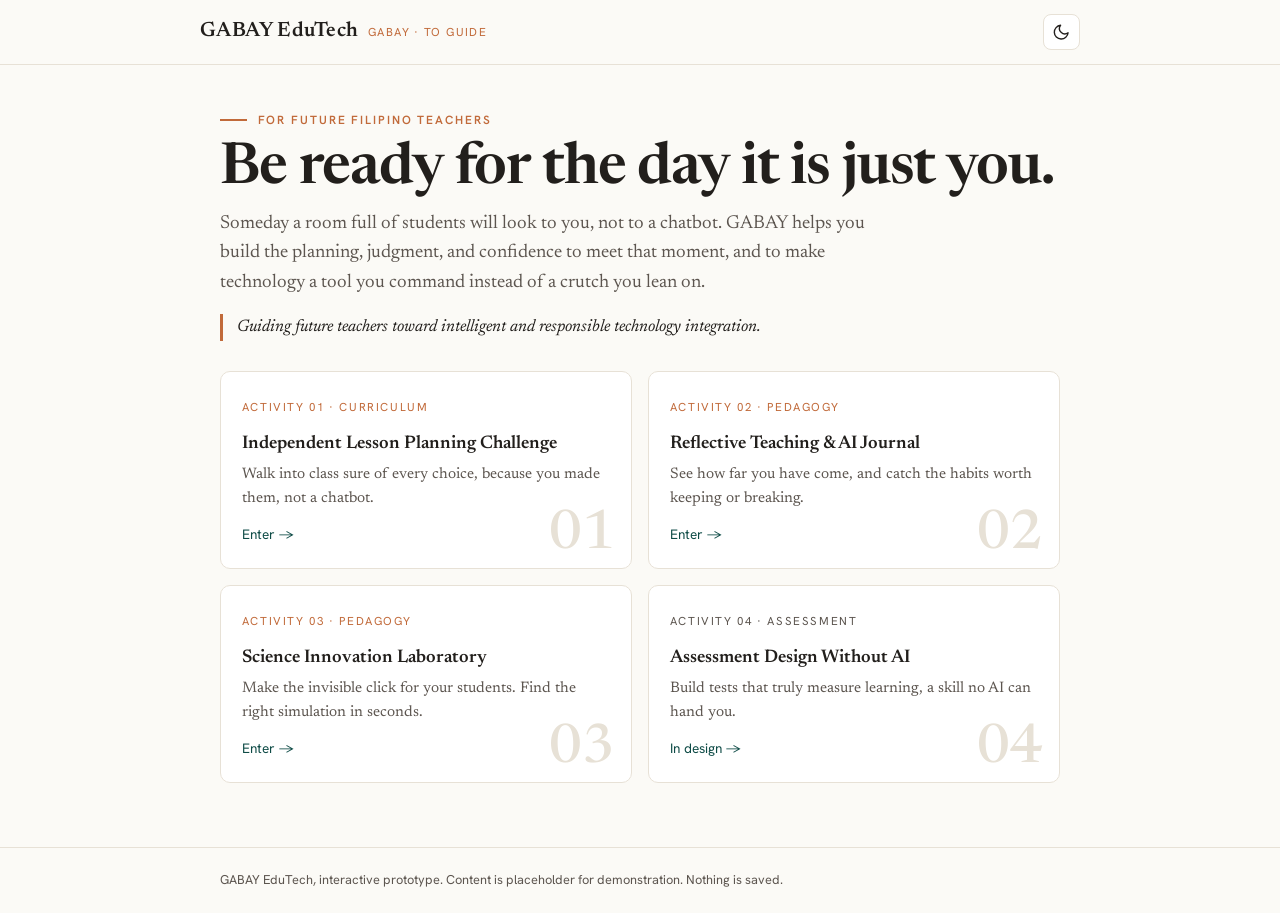
<file: Old versions/gabay-edutech-prototype (3).html>
<!DOCTYPE html>
<html lang="en">
<head>
<meta charset="UTF-8">
<meta name="viewport" content="width=device-width, initial-scale=1.0">
<title>GABAY EduTech Prototype</title>
<link rel="preconnect" href="https://fonts.googleapis.com">
<link rel="preconnect" href="https://fonts.gstatic.com" crossorigin>
<link href="https://fonts.googleapis.com/css2?family=Hanken+Grotesk:wght@400;500;600;700&family=Newsreader:ital,opsz,wght@0,6..72,400;0,6..72,500;0,6..72,600;1,6..72,400&display=swap" rel="stylesheet">
<style>
  /* ---------- Design tokens: change these once, the whole site follows ---------- */
  :root{
    --paper:#FBFAF6;       /* warm off-white background */
    --surface:#FFFFFF;     /* cards */
    --ink:#262220;         /* main text (warm near-black) */
    --ink-soft:#5C554F;    /* secondary text */
    --line:#E7E1D6;        /* hairline borders */
    --accent:#1F6F66;      /* the single action colour: deep teal */
    --accent-soft:#E8F1EF; /* tinted surfaces tied to the accent */
    --accent-ink:#16514a;  /* accent text on light */
    --warn:#8A5A2B;        /* "not allowed" / caution */
    --maxread:65ch;        /* comfortable reading measure */
    --sp:1rem;             /* base spacing step */
    --radius:10px;
    --ui:system-ui,-apple-system,Segoe UI,Roboto,Helvetica,Arial,sans-serif;
    --serif:'Newsreader',Georgia,'Times New Roman',serif;
  }

  *{box-sizing:border-box}
  html{-webkit-text-size-adjust:100%}
  body{
    margin:0;background:var(--paper);color:var(--ink);
    font-family:var(--serif);font-size:18px;line-height:1.6;
    font-optical-sizing:auto;
  }
  /* UI chrome (nav, buttons, labels) uses the fast system sans */
  nav,button,.ui,label,input,select,textarea,.tag,.crumb{font-family:var(--ui)}

  a{color:var(--accent-ink);text-underline-offset:3px}
  a:focus-visible,button:focus-visible,input:focus-visible,textarea:focus-visible,select:focus-visible{
    outline:3px solid var(--accent);outline-offset:2px;border-radius:4px;
  }

  .skip{position:absolute;left:-999px;top:0;background:var(--accent);color:#fff;padding:.5rem .9rem;border-radius:0 0 8px 0;z-index:50}
  .skip:focus{left:0}

  /* ---------- Layout ---------- */
  .wrap{max-width:880px;margin:0 auto;padding:0 1.25rem}
  header.site{border-bottom:1px solid var(--line);background:var(--paper);position:sticky;top:0;z-index:20}
  .bar{display:flex;align-items:center;justify-content:space-between;gap:1rem;padding:.85rem 0}
  .brand{display:flex;align-items:baseline;gap:.6rem;text-decoration:none;color:var(--ink)}
  .brand .mark{font-family:var(--serif);font-weight:600;font-size:1.3rem;letter-spacing:.02em}
  .brand .mean{font-family:var(--ui);font-size:.72rem;color:var(--ink-soft);text-transform:uppercase;letter-spacing:.12em}
  .crumb{font-size:.85rem;color:var(--ink-soft)}
  .crumb a{color:var(--ink-soft)}
  .back{display:inline-flex;align-items:center;gap:.45rem;background:var(--surface);border:1px solid var(--line);
        color:var(--accent-ink);font-size:.88rem;font-weight:600;cursor:pointer;padding:.5rem .9rem;border-radius:8px;margin-bottom:.4rem}
  .back:hover{background:var(--accent-soft);border-color:var(--accent)}

  main{padding:2.4rem 0 4rem;min-height:60vh}
  h1{font-weight:600;font-size:clamp(1.9rem,5vw,2.7rem);line-height:1.15;margin:.2rem 0 .4rem}
  h2{font-weight:600;font-size:1.35rem;margin:2.2rem 0 .6rem}
  h3{font-weight:600;font-size:1.08rem;margin:0}
  .lede{font-size:1.12rem;color:var(--ink-soft);max-width:var(--maxread);margin:.4rem 0 0}
  p,li{max-width:var(--maxread)}
  .motto{font-style:italic;color:var(--ink-soft)}

  /* ---------- Buttons ---------- */
  .btn{display:inline-flex;align-items:center;gap:.5rem;background:var(--accent);color:#fff;border:none;
       padding:.7rem 1.15rem;border-radius:8px;font-size:.95rem;cursor:pointer;text-decoration:none}
  .btn:hover{background:var(--accent-ink)}
  .btn.ghost{background:transparent;color:var(--accent-ink);border:1px solid var(--line)}
  .btn.ghost:hover{background:var(--accent-soft)}

  /* ---------- Home: activity cards ---------- */
  .cards{display:grid;grid-template-columns:1fr 1fr;gap:1rem;margin-top:1.8rem}
  @media(max-width:640px){.cards{grid-template-columns:1fr}}
  .card{display:block;text-decoration:none;color:inherit;background:var(--surface);border:1px solid var(--line);
        border-radius:var(--radius);padding:1.3rem 1.3rem 1.1rem;transition:transform .15s ease,box-shadow .15s ease,border-color .15s ease}
  .card:hover{transform:translateY(-2px);box-shadow:0 8px 24px rgba(38,34,32,.07);border-color:#d8d0c2}
  .card .idx{font-family:var(--ui);font-size:.72rem;letter-spacing:.14em;color:var(--accent-ink);text-transform:uppercase}
  .card h3{margin:.45rem 0 .3rem;font-size:1.15rem}
  .card p{font-size:.95rem;color:var(--ink-soft);margin:0}
  .card .go{font-family:var(--ui);font-size:.85rem;color:var(--accent-ink);margin-top:.8rem;display:inline-block}
  .card.soon{opacity:.85}
  .card.soon .idx{color:var(--ink-soft)}

  /* ---------- Stepped choices (activity hub) ---------- */
  .steps{list-style:none;padding:0;margin:1.6rem 0 0;max-width:var(--maxread)}
  .steps li{margin:0 0 .8rem}
  .step{display:flex;gap:1rem;align-items:flex-start;background:var(--surface);border:1px solid var(--line);
        border-radius:var(--radius);padding:1rem 1.1rem;text-decoration:none;color:inherit;transition:border-color .15s,background .15s}
  .step:hover{border-color:var(--accent);background:var(--accent-soft)}
  .step .n{flex:0 0 auto;width:1.9rem;height:1.9rem;border-radius:50%;background:var(--accent-soft);color:var(--accent-ink);
           font-family:var(--ui);font-weight:600;font-size:.9rem;display:grid;place-items:center}
  .step .t{font-weight:600}
  .step .d{font-family:var(--ui);font-size:.85rem;color:var(--ink-soft);margin-top:.15rem;display:block}

  /* ---------- Accordions (progressive disclosure) ---------- */
  .acc{border:1px solid var(--line);border-radius:var(--radius);overflow:hidden;margin-top:1rem;background:var(--surface)}
  .acc + .acc{margin-top:.6rem}
  .acc-btn{width:100%;display:flex;align-items:center;gap:.8rem;background:none;border:none;text-align:left;
           padding:1rem 1.1rem;cursor:pointer;font-size:1rem;color:var(--ink)}
  .acc-btn .num{font-family:var(--ui);font-size:.78rem;color:var(--accent-ink);min-width:1.6rem}
  .acc-btn .ttl{font-family:var(--serif);font-weight:600;flex:1}
  .acc-btn .chev{transition:transform .2s ease;color:var(--ink-soft)}
  .acc[open] .acc-btn .chev{transform:rotate(180deg)}
  .acc-body{padding:0 1.1rem 1.1rem 3.5rem}
  .acc-body p{margin:.2rem 0 .6rem;font-size:.98rem}
  .acc-body .k{font-family:var(--ui);font-size:.74rem;text-transform:uppercase;letter-spacing:.1em;color:var(--ink-soft)}
  .eg{background:var(--accent-soft);border-radius:8px;padding:.7rem .9rem;font-size:.95rem;margin-top:.3rem}

  /* ---------- Guidelines ---------- */
  .grid2{display:grid;grid-template-columns:1fr 1fr;gap:1rem;margin-top:1rem}
  @media(max-width:640px){.grid2{grid-template-columns:1fr}}
  .panel{border:1px solid var(--line);border-radius:var(--radius);padding:1.1rem 1.2rem;background:var(--surface)}
  .panel.ok{border-left:4px solid var(--accent)}
  .panel.no{border-left:4px solid var(--warn)}
  .panel h3{font-family:var(--ui);font-size:.78rem;letter-spacing:.1em;text-transform:uppercase;color:var(--ink-soft)}
  .panel ul{margin:.6rem 0 0;padding-left:1.1rem}
  .panel li{font-size:.95rem;margin:.3rem 0}

  /* ---------- Workspace form ---------- */
  .field{margin:1.1rem 0;max-width:var(--maxread)}
  label.lbl{display:block;font-size:.82rem;text-transform:uppercase;letter-spacing:.08em;color:var(--ink-soft);margin-bottom:.35rem}
  textarea,input[type=text]{width:100%;border:1px solid var(--line);border-radius:8px;padding:.7rem .8rem;
                            font-size:1rem;background:var(--surface);color:var(--ink)}
  textarea{min-height:2.8rem;resize:none;overflow:hidden}
  .toggle{display:inline-flex;border:1px solid var(--line);border-radius:8px;overflow:hidden;margin-top:.2rem}
  .toggle button{background:var(--surface);border:none;padding:.55rem 1.1rem;cursor:pointer;font-size:.9rem;color:var(--ink-soft)}
  .toggle button[aria-pressed=true]{background:var(--accent);color:#fff}
  .phase{border:1px solid var(--line);border-radius:var(--radius);padding:1rem 1.1rem;margin:.7rem 0;background:var(--surface);max-width:var(--maxread)}
  .phase .ph-h{display:flex;align-items:center;gap:.6rem;margin-bottom:.6rem}
  .phase .ph-h .tag{font-size:.66rem;letter-spacing:.08em;text-transform:uppercase;background:var(--accent-soft);color:var(--accent-ink);padding:.18rem .5rem;border-radius:999px}
  .phase .ph-h .added{background:#F1E8DC;color:var(--warn)}
  .twocol{display:grid;grid-template-columns:1fr 1fr;gap:.7rem}
  @media(max-width:560px){.twocol{grid-template-columns:1fr}}
  .review{background:var(--accent-soft);border:1px solid #cfe3df;border-radius:var(--radius);padding:1.1rem 1.2rem;margin-top:1.4rem;max-width:var(--maxread)}
  .review h3{font-family:var(--ui);font-size:.85rem;text-transform:uppercase;letter-spacing:.08em;color:var(--accent-ink)}
  .review pre{white-space:pre-wrap;font-family:var(--ui);font-size:.9rem;color:var(--ink);margin:.5rem 0 0;line-height:1.5}

  /* ---------- Lab: tabs + filter ---------- */
  .tabs{display:flex;flex-wrap:wrap;gap:.5rem;margin-top:1.2rem}
  .tab{background:var(--surface);border:1px solid var(--line);border-radius:999px;padding:.45rem 1rem;font-size:.88rem;cursor:pointer;color:var(--ink-soft)}
  .tab[aria-pressed=true]{background:var(--accent);color:#fff;border-color:var(--accent)}
  .search{margin-top:1rem;max-width:var(--maxread)}
  .simlist{margin-top:1rem;display:grid;gap:.6rem}
  .sim{border:1px solid var(--line);border-radius:var(--radius);padding:.9rem 1.1rem;background:var(--surface)}
  .sim h3{font-size:1.02rem}
  .sim p{font-size:.9rem;color:var(--ink-soft);margin:.2rem 0 .5rem}
  .sim a{font-family:var(--ui);font-size:.85rem}
  .muted{color:var(--ink-soft);font-size:.9rem}

  /* ---------- Journal self-assessment ---------- */
  .rate{display:flex;align-items:center;justify-content:space-between;gap:1rem;border-bottom:1px solid var(--line);padding:.8rem 0;max-width:var(--maxread)}
  .rate:last-child{border-bottom:none}
  .rate .q{font-size:.98rem}
  .scale{display:inline-flex;gap:.3rem;flex:0 0 auto}
  .scale label{cursor:pointer}
  .scale input{position:absolute;opacity:0;width:0;height:0}
  .dot{width:1.9rem;height:1.9rem;border:1px solid var(--line);border-radius:8px;display:grid;place-items:center;font-size:.85rem;color:var(--ink-soft)}
  .scale input:checked + .dot{background:var(--accent);color:#fff;border-color:var(--accent)}
  .scale input:focus-visible + .dot{outline:3px solid var(--accent);outline-offset:2px}

  .note{background:#F4F0E8;border-radius:var(--radius);padding:1rem 1.2rem;font-size:.95rem;color:var(--ink-soft);max-width:var(--maxread);margin-top:1.4rem}

  /* ---------- PDF export document ---------- */
  .print-doc{background:#fff;border:1px solid var(--line);border-radius:var(--radius);padding:2.2rem 2.4rem;max-width:780px;margin:0 auto;color:#111;box-shadow:0 8px 30px rgba(38,34,32,.06)}
  .pd-head{border-bottom:2px solid #111;padding-bottom:.6rem;margin-bottom:1.1rem}
  .pd-title{font-size:1.7rem;margin:0;border:none}
  .pd-meta{font-family:var(--ui);color:#444;margin:.35rem 0 0;font-size:.95rem}
  .pd-h{font-size:1.05rem;border-bottom:1px solid var(--line);padding-bottom:.2rem;margin:1.4rem 0 .5rem}
  .pd-strat{font-family:var(--ui);font-size:.78rem;color:var(--ink-soft)}
  .pd-table{width:100%;border-collapse:collapse;margin:.3rem 0;font-size:.95rem}
  .pd-table th,.pd-table td{border:1px solid var(--line);padding:.5rem .6rem;text-align:left;vertical-align:top}
  .pd-table tbody th{width:9rem;font-family:var(--ui);font-weight:600;background:#faf8f3}
  .pd-table.proc thead th{background:#f1ede4;font-family:var(--ui);font-size:.82rem;letter-spacing:.04em}
  .pd-table.proc th:first-child{width:7rem;font-family:var(--ui)}
  @media print{
    @page{margin:16mm}
    header.site,footer,#back-slot,.no-print,.crumb,.scrollfab{display:none!important}
    main{padding:0}.wrap{max-width:none;padding:0}
    body{background:#fff;font-size:12pt}
    .print-doc{border:none;box-shadow:none;padding:0;max-width:none}
    .pd-table tr{break-inside:avoid}
    #app{animation:none}
  }

  /* ---------- gentle view-enter motion ---------- */
  #app{animation:rise .35s ease both}
  @keyframes rise{from{opacity:0;transform:translateY(8px)}to{opacity:1;transform:none}}
  @media(prefers-reduced-motion:reduce){
    #app,.card{animation:none;transition:none}
  }
  footer{border-top:1px solid var(--line);padding:1.4rem 0;color:var(--ink-soft);font-family:var(--ui);font-size:.8rem}

  /* ===================================================================
     Visual refinement layer - minimal, but with a point of view.
     A warm two-tone palette and a "guide" motif keep it from going dull.
     =================================================================== */
  :root{
    --ink:#221F1C;
    --accent:#15605A;        /* deeper pine-teal: the calm */
    --accent-ink:#0E4B46;
    --accent-soft:#E6F0EE;
    --accent2:#C16A3A;        /* warm clay: the spark, used sparingly */
    --accent2-soft:#F7ECE3;
    --ui:'Hanken Grotesk',system-ui,-apple-system,Segoe UI,Roboto,sans-serif;
  }
  .brand .mean{color:var(--accent2)}

  .eyebrow{font-family:var(--ui);font-size:.74rem;font-weight:600;letter-spacing:.16em;text-transform:uppercase;
           color:var(--accent2);display:inline-flex;align-items:center;gap:.65rem;margin:0 0 .5rem}
  .eyebrow::before{content:'';width:1.7rem;height:2px;background:var(--accent2)}

  h1{font-size:clamp(2.3rem,6.5vw,3.6rem);letter-spacing:-.02em;line-height:1.07;margin:.1rem 0 .5rem}
  .lede{font-size:1.18rem;line-height:1.55}
  .motto{display:inline-block;font-style:italic;color:var(--ink);border-left:3px solid var(--accent2);
          padding-left:.85rem;margin:1.1rem 0 0;font-size:1.05rem}

  /* editorial kicker on section headings (not on the print document) */
  main h2:not(.pd-h)::before{content:'';display:block;width:1.9rem;height:3px;border-radius:2px;
          background:var(--accent);margin-bottom:.55rem}

  /* cards: ghosted numeral, arrow that leans in on hover, staggered fade */
  .cards{counter-reset:card}
  .card{position:relative;overflow:hidden;counter-increment:card;opacity:0;animation:fade .55s ease forwards}
  .card::after{content:counter(card,decimal-leading-zero);position:absolute;right:1rem;bottom:.35rem;
          font-family:var(--serif);font-weight:500;font-size:3.4rem;line-height:1;color:var(--line);pointer-events:none}
  .card .idx{color:var(--accent2)}
  .card .go{transition:transform .18s ease}
  .card:hover .go{transform:translateX(4px)}
  .card:nth-child(1){animation-delay:.04s}.card:nth-child(2){animation-delay:.10s}
  .card:nth-child(3){animation-delay:.16s}.card:nth-child(4){animation-delay:.22s}
  @keyframes fade{to{opacity:1}}

  /* steps: a quiet path threading through warm numerals */
  .steps{position:relative}
  .steps::before{content:'';position:absolute;left:2.05rem;top:2.4rem;bottom:2.4rem;width:2px;background:var(--line)}
  .step{position:relative;z-index:1}
  .step .n{background:var(--accent2-soft);color:var(--accent2);border:2px solid var(--accent2);font-weight:700}
  .step:hover .n{background:var(--accent);color:#fff;border-color:var(--accent)}

  /* small accents */
  .acc-btn .num{color:var(--accent2);font-weight:700}
  a{text-decoration-color:var(--accent2)}
  .btn{font-weight:600;letter-spacing:.01em;transition:transform .15s ease,background .15s ease}
  .btn:hover{transform:translateY(-1px)}

  @media(prefers-reduced-motion:reduce){
    .card{animation:none;opacity:1}
    .btn:hover,.card:hover .go{transform:none}
  }

  /* ===================================================================
     Dark mode + on-screen controls
     =================================================================== */
  :root{--on-accent:#fff}
  [data-theme="dark"]{
    --paper:#191815; --surface:#221F1B; --ink:#EDE7DD; --ink-soft:#A79F95; --line:#39342C;
    --accent:#6FC2B4; --accent-ink:#9FDDD3; --accent-soft:#1E312D;
    --accent2:#E08A57; --accent2-soft:#33271E; --on-accent:#10211E; --warn:#D69A66;
  }
  html{background:var(--paper)}
  body{transition:background .2s ease,color .2s ease}
  /* keep button/active text readable on the accent in both themes */
  .btn{color:var(--on-accent)}
  .toggle button[aria-pressed="true"],.tab[aria-pressed="true"]{color:var(--on-accent)}
  .scale input:checked + .dot{color:var(--on-accent)}
  .step:hover .n{color:var(--on-accent)}
  .note{background:var(--accent2-soft);color:var(--ink-soft)}

  .bar-right{display:flex;align-items:center;gap:.8rem}
  .theme-btn{display:inline-grid;place-items:center;width:2.3rem;height:2.3rem;border:1px solid var(--line);
             background:var(--surface);border-radius:8px;cursor:pointer;color:var(--ink);flex:0 0 auto}
  .theme-btn:hover{background:var(--accent-soft);border-color:var(--accent)}
  .theme-btn svg{width:1.15rem;height:1.15rem}
  .ico-sun{display:none}
  [data-theme="dark"] .ico-moon{display:none}
  [data-theme="dark"] .ico-sun{display:block}

  .scrollfab{position:fixed;right:1rem;bottom:1rem;display:flex;flex-direction:column;gap:.45rem;z-index:30}
  .scrollfab button{width:2.6rem;height:2.6rem;border-radius:50%;border:1px solid var(--line);background:var(--surface);
                    color:var(--accent-ink);cursor:pointer;display:grid;place-items:center;font-size:1.15rem;line-height:1;
                    box-shadow:0 4px 14px rgba(0,0,0,.16)}
  .scrollfab button:hover{background:var(--accent-soft);border-color:var(--accent)}
  @media(max-width:560px){.scrollfab button{width:2.35rem;height:2.35rem}}
</style>
</head>
<body>
<a href="#main" class="skip">Skip to content</a>

<header class="site">
  <div class="wrap bar">
    <a class="brand" href="#/" aria-label="GABAY EduTech home">
      <span class="mark">GABAY EduTech</span>
      <span class="mean">gabay · to guide</span>
    </a>
    <div class="bar-right">
      <span class="crumb ui" id="crumb" aria-live="polite"></span>
      <button class="theme-btn ui" id="theme-toggle" aria-label="Toggle dark mode" title="Toggle dark mode">
        <svg class="ico-moon" viewBox="0 0 24 24" fill="none" stroke="currentColor" stroke-width="1.8" stroke-linecap="round" stroke-linejoin="round"><path d="M21 12.8A9 9 0 1 1 11.2 3a7 7 0 0 0 9.8 9.8z"/></svg>
        <svg class="ico-sun" viewBox="0 0 24 24" fill="none" stroke="currentColor" stroke-width="1.8" stroke-linecap="round" stroke-linejoin="round"><circle cx="12" cy="12" r="4"/><path d="M12 2v2M12 20v2M4.9 4.9l1.4 1.4M17.7 17.7l1.4 1.4M2 12h2M20 12h2M4.9 19.1l1.4-1.4M17.7 6.3l1.4-1.4"/></svg>
      </button>
    </div>
  </div>
</header>

<main id="main">
  <div class="wrap">
    <div id="back-slot"></div>
    <div id="app"></div>
  </div>
</main>

<footer><div class="wrap">GABAY EduTech, interactive prototype. Content is placeholder for demonstration. Nothing is saved.</div></footer>

<div class="scrollfab">
  <button id="scroll-toggle" aria-label="Scroll to bottom" title="Scroll to bottom">&#8595;</button>
</div>

<script>
/* =====================================================================
   CONTENT (data) - kept separate from layout so your group can edit
   this block without touching any HTML/CSS.
   ===================================================================== */
const DATA = {
  activities:[
    {id:'lpc', idx:'Activity 01 · Curriculum', title:'Independent Lesson Planning Challenge',
     blurb:'Walk into class sure of every choice, because you made them, not a chatbot.', go:true},
    {id:'journal', idx:'Activity 02 · Pedagogy', title:'Reflective Teaching & AI Journal',
     blurb:'See how far you have come, and catch the habits worth keeping or breaking.', go:true},
    {id:'lab', idx:'Activity 03 · Pedagogy', title:'Science Innovation Laboratory',
     blurb:'Make the invisible click for your students. Find the right simulation in seconds.', go:true},
    {id:'assessment', idx:'Activity 04 · Assessment', title:'Assessment Design Without AI', soon:true,
     blurb:'Build tests that truly measure learning, a skill no AI can hand you.', go:true},
  ],
  elements:[
    {t:'Learning Outcomes', d:'What learners should know and demonstrate after instruction.', p:'Keeps the lesson aligned to curriculum standards and MELCs.', e:'Learners demonstrate understanding of the particle nature of matter.'},
    {t:'Objectives', d:'Specific targets for the end of the lesson, across the cognitive, affective, and psychomotor domains (Bloom\u2019s).', p:'Turns broad outcomes into measurable, lesson-sized goals.', e:'At the end of the lesson, learners can explain the states of matter.'},
    {t:'Topic', d:'The subject matter and subtopic in focus.', p:'Sets the boundary of what the lesson covers.', e:'Science 7, States of Matter (Changes in States).'},
    {t:'References', d:'The sources used to prepare the lesson.', p:'Keeps content accurate and academically honest.', e:'K-12 Guide, MATATAG Curriculum, DepEd modules.'},
    {t:'Instructional Materials', d:'Tools and resources used during teaching, traditional and digital.', p:'Supports engagement and clearer understanding.', e:'Charts and flashcards, plus slides, videos, and simulations.'},
    {t:'Learning Activities', d:'Structured tasks that help learners reach the objectives.', p:'Drives participation and higher-order thinking.', e:'Group discussion, experiment, reflection journal.'},
    {t:'Concept', d:'The core idea or principle being taught.', p:'Gives the lesson a single conceptual focus.', e:'Matter changes state with temperature and particle arrangement.'},
    {t:'Skills to Develop', d:'The cognitive, technological, and social skills the lesson builds.', p:'Connects the lesson to 21st-century learning.', e:'Critical thinking, digital literacy, collaboration.'},
    {t:'Values Integration', d:'Moral, ethical, and social values woven into the lesson.', p:'Supports character formation alongside content.', e:'Environmental stewardship during an ecology lesson.'},
    {t:'Methodology', d:'The teaching approach used to deliver the lesson.', p:'Shapes how learners engage with the content.', e:'Inquiry-based, problem-based, or project-based learning.'},
    {t:'Strategy Applied', d:'The lesson framework that structures delivery, either 5Es or 7Es.', p:'Sequences the lesson into clear instructional phases.', e:'You choose 5Es or 7Es in the workspace.'},
  ],
  phases:[
    {k:'Greetings', fivesToo:true, added:false},
    {k:'Opening Prayer', fivesToo:true, added:false},
    {k:'Recall', fivesToo:true, added:false},
    {k:'Elicit', fivesToo:false, added:true, hint:'Surface what learners already know.'},
    {k:'Engage', fivesToo:true, added:false, hint:'Spark curiosity and interest.'},
    {k:'Explore', fivesToo:true, added:false, hint:'Investigate hands-on; you facilitate.'},
    {k:'Explain', fivesToo:true, added:false, hint:'Clarify findings; introduce terms.'},
    {k:'Elaborate', fivesToo:true, added:false, hint:'Apply the concept to new situations.'},
    {k:'Evaluate', fivesToo:true, added:false, hint:'Measure understanding.'},
    {k:'Extend', fivesToo:false, added:true, hint:'Carry learning beyond the classroom.'},
  ],
  guidelines:{
    rules:['Create your lesson plan independently.','Avoid using AI-generated lesson plans during the first draft.','Use your own instructional strategies and classroom examples.','Integrate technology meaningfully, not excessively.','Reflect on your planning decisions after submission.'],
    ok:['Grammar checking','Formatting','Idea refinement','Reflection support'],
    no:['Fully AI-generated lesson plans','Copy-pasted AI output','AI-made assessments used without modification'],
  },
  sims:{
    'Physics':[
      {n:'PhET Physics', u:'Mechanics, waves, circuits, energy', url:'https://phet.colorado.edu'},
      {n:'oPhysics', u:'Interactive physics demonstrations', url:'https://ophysics.com'},
      {n:'Falstad Applets', u:'Circuits, waves, optics, electromagnetism', url:'https://falstad.com'},
      {n:'myPhysicsLab', u:'Real-time mechanics simulations', url:'https://myphysicslab.com'},
      {n:'CK-12 Simulations', u:'Real-world physics simulations', url:'https://interactives.ck12.org'},
    ],
    'Chemistry':[
      {n:'ChemCollective', u:'Authentic virtual chemistry lab tasks', url:'https://chemcollective.org'},
      {n:'PhET Chemistry', u:'Molecules, reactions, pH, concentration', url:'https://phet.colorado.edu'},
      {n:'MolView', u:'3D molecular visualization', url:'https://molview.org'},
      {n:'LibreTexts', u:'Chemistry tutorials and simulations', url:'https://chem.libretexts.org'},
      {n:'PraxiLabs', u:'Virtual chemistry laboratory simulations', url:'https://praxilabs.com'},
    ],
    'Biology':[
      {n:'HHMI BioInteractive', u:'Biology virtual labs and models', url:'https://www.biointeractive.org'},
      {n:'LabXchange', u:'Free science platform from Harvard', url:'https://www.labxchange.org'},
      {n:'Concord Consortium', u:'Visual biology simulations', url:'https://learn.concord.org'},
      {n:'Virtual Biology Lab', u:'Inquiry-based biology models', url:'https://virtualbiologylab.org'},
      {n:'Connected Biology', u:'Genetics, evolution, multi-level models', url:'https://connectedbio.org'},
    ],
    'Earth Science':[
      {n:'PhET Earth & Space', u:'Earth and space science simulations', url:'https://phet.colorado.edu'},
      {n:'NASA Sea Level Portal', u:'Glaciers, ice sheets, sea level', url:'https://sealevel.nasa.gov'},
      {n:'UCAR SciEd', u:'Weather, climate, atmosphere', url:'https://scied.ucar.edu'},
      {n:'Nat Geo Education', u:'Tectonics, climate, Earth systems', url:'https://education.nationalgeographic.org'},
      {n:'PBS LearningMedia', u:'Plate boundaries, earthquakes, volcanoes', url:'https://www.pbslearningmedia.org'},
    ],
  },
  journal:[
    {h:'Learning Experience', qs:[
      'What important concepts did you learn from the lesson planning session?',
      'What challenges did you encounter while creating your lesson plan independently?',
      'Which lesson planning component was most difficult to accomplish? Why?',
      'How did the activity improve your confidence as a future teacher?']},
    {h:'Lesson Planning', qs:[
      'How did you select your teaching strategies and learning activities?',
      'How did your lesson objectives align with the curriculum competencies?',
      'In what ways did your lesson promote learner-centered instruction?',
      'Which part of your lesson plan was the strongest? Explain why.',
      'If given another opportunity, what part of your lesson plan would you improve?']},
    {h:'Responsible AI Use', qs:[
      'Did you use AI tools during the activity? If yes, how were they used?',
      'Which parts of the lesson plan were completed independently, without AI?']},
  ],
  indicators:[
    'I created original instructional ideas independently.',
    'I aligned my lesson with curriculum competencies.',
    'I integrated technology meaningfully.',
    'I minimized overdependence on AI tools.',
    'I reflected critically on my teaching decisions.',
    'I demonstrated learner-centered instructional planning.',
    'I improved my confidence in lesson planning.',
    'I practiced responsible and ethical AI use.',
  ],
};

/* in-memory state only - nothing persists (matches the "in-page for now" choice) */
const state = { strategy:'7es', ws:{}, lab:'Physics', labq:'', ratings:{} };

/* =====================================================================
   Tiny helpers
   ===================================================================== */
const esc = s => String(s).replace(/[&<>"]/g,c=>({'&':'&amp;','<':'&lt;','>':'&gt;','"':'&quot;'}[c]));
const app = document.getElementById('app');
const crumbEl = document.getElementById('crumb');
const backSlot = document.getElementById('back-slot');

/* =====================================================================
   Views - each returns an HTML string built from DATA
   ===================================================================== */
function vHome(){
  return `
  <p class="eyebrow">For future Filipino teachers</p>
  <h1>Be ready for the day it is just you.</h1>
  <p class="lede">Someday a room full of students will look to you, not to a chatbot. GABAY helps you build the planning, judgment, and confidence to meet that moment, and to make technology a tool you command instead of a crutch you lean on.</p>
  <p class="motto">Guiding future teachers toward intelligent and responsible technology integration.</p>
  <div class="cards">
    ${DATA.activities.map(a=>`
      <a class="card ${a.soon?'soon':''}" href="#/${a.id}">
        <span class="idx">${esc(a.idx)}</span>
        <h3>${esc(a.title)}</h3>
        <p>${esc(a.blurb)}</p>
        <span class="go">${a.soon?'In design \u2192':'Enter \u2192'}</span>
      </a>`).join('')}
  </div>`;
}

function vLpc(){
  return `
  <h1>Independent Lesson Planning Challenge</h1>
  <p class="lede">This is where you prove to yourself that you can plan a lesson on your own. Bring your own ideas first. Use AI only after, and only to polish.</p>
  <ol class="steps" aria-label="Steps in this challenge">
    <li><a class="step" href="#/lpc/learn"><span class="n">1</span><span><span class="t">Learn the elements</span><span class="d">Know what makes a lesson strong before you build one.</span></span></a></li>
    <li><a class="step" href="#/lpc/guidelines"><span class="n">2</span><span><span class="t">Read the guidelines</span><span class="d">What is expected of you, and where AI is fair to use.</span></span></a></li>
    <li><a class="step" href="#/lpc/workspace"><span class="n">3</span><span><span class="t">Open the workspace</span><span class="d">Draft your plan and make it yours. Pick 5Es or 7Es.</span></span></a></li>
  </ol>`;
}

function vLearn(){
  return `
  <h1>Elements of a lesson plan</h1>
  <p class="lede">Aligned with the K-12 and MATATAG frameworks. Open one part at a time, so you are never buried in everything at once.</p>
  ${DATA.elements.map((el,i)=>`
    <details class="acc">
      <summary class="acc-btn">
        <span class="num">${String(i+1).padStart(2,'0')}</span>
        <span class="ttl">${esc(el.t)}</span>
        <span class="chev" aria-hidden="true">\u25be</span>
      </summary>
      <div class="acc-body">
        <p>${esc(el.d)}</p>
        <p class="k">Why it matters</p><p>${esc(el.p)}</p>
        <p class="k">Example</p><div class="eg">${esc(el.e)}</div>
      </div>
    </details>`).join('')}
  <div style="margin-top:1.6rem"><a class="btn" href="#/lpc/workspace">Go to the workspace \u2192</a></div>`;
}

function vGuidelines(){
  const g=DATA.guidelines;
  return `
  <h1>Challenge guidelines</h1>
  <p class="lede">The whole point is to grow your own judgment. AI can help later. It should never do the thinking for you.</p>
  <ol class="steps" style="margin-top:1rem">
    ${g.rules.map((r,i)=>`<li><div class="step" style="cursor:default"><span class="n">${i+1}</span><span class="t">${esc(r)}</span></div></li>`).join('')}
  </ol>
  <div class="grid2">
    <div class="panel ok"><h3>AI is fine, once your own draft is done</h3><ul>${g.ok.map(x=>`<li>${esc(x)}</li>`).join('')}</ul></div>
    <div class="panel no"><h3>Not allowed</h3><ul>${g.no.map(x=>`<li>${esc(x)}</li>`).join('')}</ul></div>
  </div>
  <div style="margin-top:1.6rem"><a class="btn" href="#/lpc/workspace">Start drafting \u2192</a></div>`;
}

function field(id,label,ph){
  return `<div class="field"><label class="lbl" for="${id}">${esc(label)}</label>
    <textarea id="${id}" data-ws="${id}" placeholder="${esc(ph||'')}">${esc(state.ws[id]||'')}</textarea></div>`;
}

function vWorkspace(){
  const phases = DATA.phases.filter(p=> state.strategy==='7es' ? true : p.fivesToo);
  return `
  <h1>Lesson planning workspace</h1>
  <p class="lede">This is your plan, from start to finish. Switch strategy and the steps update, so you only ever see the phases you need.</p>

  <h2>Lesson details</h2>
  <div class="twocol">
    <div class="field"><label class="lbl" for="name">Teacher\u2019s name</label><input type="text" id="name" data-ws="name" value="${esc(state.ws.name||'')}"></div>
    <div class="field"><label class="lbl" for="grade">Grade &amp; subject</label><input type="text" id="grade" data-ws="grade" value="${esc(state.ws.grade||'')}"></div>
  </div>

  <h2>Outcomes &amp; objectives</h2>
  ${field('outcomes','Learning Outcomes','What should learners know or demonstrate?')}
  ${field('cog','Objective: Cognitive (thinking)','e.g., explain the states of matter')}
  ${field('aff','Objective: Affective (attitude)','e.g., appreciate water conservation')}
  ${field('psy','Objective: Psychomotor (skill)','e.g., demonstrate proper lab procedure')}

  <h2>Subject matter</h2>
  ${field('topic','Topic','e.g., Science 7, States of Matter')}
  ${field('materials','Instructional materials','Charts, slides, simulations\u2026')}
  ${field('values','Values integration','e.g., environmental stewardship')}

  <h2>Strategy</h2>
  <div class="field">
    <label class="lbl">Choose your lesson framework</label>
    <div class="toggle" role="group" aria-label="Lesson strategy">
      <button data-strat="5es" aria-pressed="${state.strategy==='5es'}">5Es</button>
      <button data-strat="7es" aria-pressed="${state.strategy==='7es'}">7Es</button>
    </div>
    <p class="muted" style="margin:.5rem 0 0">${state.strategy==='7es'
      ? '7Es adds Elicit at the start and Extend at the end, so you draw out what students already know and push the learning past the classroom.'
      : '5Es is the core sequence. Switch to 7Es to add Elicit and Extend.'}</p>
  </div>

  <h2>Procedure</h2>
  ${phases.map(p=>`
    <div class="phase">
      <div class="ph-h"><h3>${esc(p.k)}</h3>${p.added?'<span class="tag added">7Es only</span>':''}</div>
      ${p.hint?`<p class="muted" style="margin:.1rem 0 .6rem">${esc(p.hint)}</p>`:''}
      <div class="twocol">
        <div><label class="lbl" for="t_${p.k}">Teacher\u2019s activity</label><textarea id="t_${p.k}" data-ws="t_${p.k}">${esc(state.ws['t_'+p.k]||'')}</textarea></div>
        <div><label class="lbl" for="s_${p.k}">Student\u2019s activity</label><textarea id="s_${p.k}" data-ws="s_${p.k}">${esc(state.ws['s_'+p.k]||'')}</textarea></div>
      </div>
    </div>`).join('')}

  <div style="margin-top:1rem;display:flex;gap:.6rem;flex-wrap:wrap">
    <a class="btn" href="#/lpc/export">Export to PDF</a>
    <button class="btn ghost" id="review-btn">Review my draft</button>
  </div>
  <div id="review"></div>`;
}

function vExport(){
  const w=state.ws;
  const phases=DATA.phases.filter(p=>state.strategy==='7es'||p.fivesToo);
  const meta=[w.name,w.grade].filter(Boolean).map(esc).join(' \u00b7 ');
  return `
  <p class="muted no-print" style="margin-bottom:1.4rem">Read through your full plan below, then choose to save it or keep editing.</p>
  <div class="print-doc">
    <header class="pd-head">
      <h1 class="pd-title">Lesson Plan</h1>
      ${meta?`<p class="pd-meta">${meta}</p>`:''}
    </header>
    <h2 class="pd-h">I. Learning Outcomes</h2>
    <p>${esc(w.outcomes||'')}</p>
    <h2 class="pd-h">II. Objectives</h2>
    <table class="pd-table"><tbody>
      <tr><th>Cognitive</th><td>${esc(w.cog||'')}</td></tr>
      <tr><th>Affective</th><td>${esc(w.aff||'')}</td></tr>
      <tr><th>Psychomotor</th><td>${esc(w.psy||'')}</td></tr>
    </tbody></table>
    <h2 class="pd-h">III. Subject Matter</h2>
    <table class="pd-table"><tbody>
      <tr><th>Topic</th><td>${esc(w.topic||'')}</td></tr>
      <tr><th>Instructional materials</th><td>${esc(w.materials||'')}</td></tr>
      <tr><th>Values integration</th><td>${esc(w.values||'')}</td></tr>
    </tbody></table>
    <h2 class="pd-h">IV. Procedure <span class="pd-strat">(${state.strategy.toUpperCase()})</span></h2>
    <table class="pd-table proc">
      <thead><tr><th>Phase</th><th>Teacher\u2019s activity</th><th>Student\u2019s activity</th></tr></thead>
      <tbody>
        ${phases.map(p=>`<tr><th>${esc(p.k)}</th><td>${esc(w['t_'+p.k]||'')}</td><td>${esc(w['s_'+p.k]||'')}</td></tr>`).join('')}
      </tbody>
    </table>
  </div>
  <div class="no-print" style="display:flex;gap:.6rem;flex-wrap:wrap;margin-top:1.6rem">
    <button class="btn" id="do-print">Save as PDF</button>
    <a class="btn ghost" href="#/lpc/workspace">Keep editing</a>
  </div>`;
}

function vLab(){
  const subjects=Object.keys(DATA.sims);
  const q=state.labq.trim().toLowerCase();
  let list=DATA.sims[state.lab].map(s=>({...s,subject:state.lab}));
  if(q){ list=subjects.flatMap(sub=>DATA.sims[sub].map(s=>({...s,subject:sub})))
                      .filter(s=>(s.n+' '+s.u+' '+s.subject).toLowerCase().includes(q)); }
  return `
  <h1>Science Innovation Laboratory</h1>
  <p class="lede">Some science is hard to see. The right simulation makes it real for your students. Pick a subject, and only the tools you need show up.</p>
  <div class="tabs" role="group" aria-label="Subject">
    ${subjects.map(s=>`<button class="tab" data-tab="${esc(s)}" aria-pressed="${!q&&state.lab===s}">${esc(s)}</button>`).join('')}
  </div>
  <div class="search"><label class="lbl" for="sim-q">Search all simulations</label>
    <input type="text" id="sim-q" placeholder="e.g., circuits, genetics, climate" value="${esc(state.labq)}"></div>
  <p class="muted" style="margin-top:.9rem">${q?`Showing matches for \u201c${esc(state.labq)}\u201d across all subjects.`:`Showing ${esc(state.lab)} \u00b7 a sample of the full directory.`}</p>
  <div class="simlist">
    ${list.length?list.map(s=>`
      <div class="sim"><h3>${esc(s.n)} ${q?`<span class="muted">\u00b7 ${esc(s.subject)}</span>`:''}</h3>
        <p>${esc(s.u)}</p><a href="${esc(s.url)}" target="_blank" rel="noopener">Open simulation \u2197</a></div>`).join('')
      :`<p class="muted">No matches. Try another word.</p>`}
  </div>`;
}

function vJournal(){
  return `
  <h1>Reflective Teaching &amp; AI Journal</h1>
  <p class="lede">Look back honestly. This is where one good lesson turns into the kind of teacher you become.</p>
  ${DATA.journal.map(sec=>`
    <h2>${esc(sec.h)}</h2>
    ${sec.qs.map((q,i)=>field('j_'+esc(sec.h)+i, q, 'Write a sentence or two\u2026')).join('')}
  `).join('')}
  <h2>Self-assessment</h2>
  <p class="muted">Rate honestly: 1 = strongly disagree, 5 = strongly agree.</p>
  <div style="margin-top:.6rem">
    ${DATA.indicators.map((ind,i)=>`
      <div class="rate"><span class="q">${esc(ind)}</span>
        <span class="scale" role="radiogroup" aria-label="${esc(ind)}">
          ${[1,2,3,4,5].map(n=>`<label><input type="radio" name="ind${i}" value="${n}"><span class="dot">${n}</span></label>`).join('')}
        </span></div>`).join('')}
  </div>
  <div style="margin-top:1.4rem;display:flex;gap:.6rem;flex-wrap:wrap">
    <a class="btn" href="#/journal/export">Export to PDF</a>
    <button class="btn ghost" id="j-done">Finish reflection</button>
  </div>
  <div id="j-msg"></div>`;
}

function vJournalExport(){
  const w=state.ws, r=state.ratings||{};
  return `
  <p class="muted no-print" style="margin-bottom:1.4rem">Read through your reflection below, then save it or keep editing.</p>
  <div class="print-doc">
    <header class="pd-head"><h1 class="pd-title">Reflective Teaching Journal</h1></header>
    ${DATA.journal.map(sec=>`
      <h2 class="pd-h">${esc(sec.h)}</h2>
      ${sec.qs.map((q,i)=>`<p style="font-family:var(--ui);font-size:.84rem;color:#555;margin:.7rem 0 .15rem">${esc(q)}</p><p style="margin:0">${esc(w['j_'+sec.h+i]||'')}</p>`).join('')}
    `).join('')}
    <h2 class="pd-h">Self-assessment</h2>
    <table class="pd-table"><tbody>
      ${DATA.indicators.map((ind,i)=>`<tr><th style="width:auto;background:#faf8f3">${esc(ind)}</th><td style="width:3.5rem;text-align:center;font-weight:600">${esc(r['ind'+i]||'')}</td></tr>`).join('')}
    </tbody></table>
  </div>
  <div class="no-print" style="display:flex;gap:.6rem;flex-wrap:wrap;margin-top:1.6rem">
    <button class="btn" id="do-print">Save as PDF</button>
    <a class="btn ghost" href="#/journal">Keep editing</a>
  </div>`;
}

function vAssessment(){
  return `
  <h1>Assessment Design Without AI</h1>
  <p class="lede">This one matters, and it is still being built.</p>
  <div class="note">
    In the research, this activity has a clear goal: help you design assessments that truly
    measure learning, without leaning on AI to make them for you. The detailed activity is not
    built yet, so we show it honestly as <strong>in design</strong> rather than fake it. It is
    the next piece for your team to shape, and it can reuse the same patterns you see here: a
    short learning section, clear guidelines, and a workspace.
  </div>
  <div style="margin-top:1.6rem"><a class="btn ghost" href="#/">\u2190 Back to all activities</a></div>`;
}

/* =====================================================================
   Router
   ===================================================================== */
const routes={
  '': {v:vHome, crumb:''},
  'lpc': {v:vLpc, crumb:'Lesson Planning'},
  'lpc/learn': {v:vLearn, crumb:'Lesson Planning · Learn'},
  'lpc/guidelines': {v:vGuidelines, crumb:'Lesson Planning · Guidelines'},
  'lpc/workspace': {v:vWorkspace, crumb:'Lesson Planning · Workspace'},
  'lpc/export': {v:vExport, crumb:'Lesson Planning · Export'},
  'lab': {v:vLab, crumb:'Science Laboratory'},
  'journal': {v:vJournal, crumb:'Reflective Journal'},
  'journal/export': {v:vJournalExport, crumb:'Reflective Journal · Export'},
  'assessment': {v:vAssessment, crumb:'Assessment Design'},
};

function parentOf(path){
  if(path==='lpc/export') return 'lpc/workspace';
  if(path==='journal/export') return 'journal';
  if(path.startsWith('lpc/')) return 'lpc';
  if(path) return '';
  return null;
}

let currentPath=null;
function render(){
  const path=(location.hash.replace(/^#\/?/,'')||'').replace(/\/$/,'');
  const r=routes[path]||routes[''];
  app.innerHTML=r.v();
  crumbEl.textContent=r.crumb||'';
  // textareas grow with their content instead of needing a drag handle
  app.querySelectorAll('textarea').forEach(t=>{
    const grow=()=>{ t.style.height='auto'; t.style.height=(t.scrollHeight+2)+'px'; };
    grow(); t.addEventListener('input',grow);
  });
  // back affordance
  const parent=parentOf(path);
  backSlot.innerHTML = parent===null ? '' :
    `<button class="back" id="back">\u2190 Back</button>`;
  if(parent!==null){
    document.getElementById('back').onclick=()=>{ location.hash = parent==='' ? '#/' : '#/'+parent; };
  }
  bind(path);
  if(path!==currentPath) window.scrollTo({top:0});
  currentPath=path;
  updateFab();
}

/* attach behaviour after each render */
function bind(path){
  // home/activity cards & step links work as plain anchors - nothing to bind.

  if(path==='lpc/workspace'){
    app.querySelectorAll('[data-ws]').forEach(t=>{
      t.addEventListener('input',e=>{ state.ws[e.target.dataset.ws]=e.target.value; });
    });
    app.querySelectorAll('[data-strat]').forEach(b=>{
      b.addEventListener('click',()=>{ state.strategy=b.dataset.strat; render(); });
    });
    const rb=document.getElementById('review-btn');
    rb.addEventListener('click',()=>{
      const w=state.ws, lines=[];
      if(w.outcomes) lines.push('Outcomes: '+w.outcomes);
      if(w.topic) lines.push('Topic: '+w.topic);
      ['cog','aff','psy'].forEach(k=>{ if(w[k]) lines.push(({cog:'Cognitive',aff:'Affective',psy:'Psychomotor'}[k])+': '+w[k]); });
      const filled=DATA.phases.filter(p=>state.strategy==='7es'||p.fivesToo)
        .filter(p=>w['t_'+p.k]||w['s_'+p.k]).map(p=>p.k);
      lines.push('Strategy: '+state.strategy.toUpperCase());
      lines.push('Phases drafted: '+(filled.length?filled.join(', '):'none yet'));
      document.getElementById('review').innerHTML=
        `<div class="review"><h3>Your draft so far</h3><pre>${esc(lines.join('\n'))||'Nothing entered yet.'}</pre>
         <p class="muted" style="margin:.6rem 0 0">Happy with it? Use \u201cExport to PDF\u201d above to save the finished plan.</p></div>`;
      document.getElementById('review').scrollIntoView({behavior:'smooth',block:'nearest'});
    });
  }

  if(path==='lab'){
    app.querySelectorAll('[data-tab]').forEach(b=>{
      b.addEventListener('click',()=>{ state.lab=b.dataset.tab; state.labq=''; render(); });
    });
    const q=document.getElementById('sim-q');
    q.addEventListener('input',e=>{
      state.labq=e.target.value;
      // re-render just the list without losing focus
      const tmp=document.createElement('div'); tmp.innerHTML=vLab();
      app.querySelector('.simlist').replaceWith(tmp.querySelector('.simlist'));
      app.querySelector('.muted').replaceWith(tmp.querySelector('.muted'));
      app.querySelectorAll('.tab').forEach(t=>t.setAttribute('aria-pressed', String(!state.labq && state.lab===t.dataset.tab)));
    });
  }

  if(path==='journal'){
    app.querySelectorAll('[data-ws]').forEach(t=>{
      t.addEventListener('input',e=>{ state.ws[e.target.dataset.ws]=e.target.value; });
    });
    app.querySelectorAll('.scale input').forEach(radio=>{
      if(state.ratings[radio.name]===radio.value) radio.checked=true;
      radio.addEventListener('change',e=>{ state.ratings[e.target.name]=e.target.value; });
    });
    document.getElementById('j-done').addEventListener('click',()=>{
      document.getElementById('j-msg').innerHTML=
        `<div class="note" style="background:var(--accent-soft);color:var(--accent-ink)">Reflection complete. Use \u201cExport to PDF\u201d to keep this entry or hand it to your instructor.</div>`;
      document.getElementById('j-msg').scrollIntoView({behavior:'smooth',block:'nearest'});
    });
  }

  if(path==='lpc/export'||path==='journal/export'){
    const b=document.getElementById('do-print');
    if(b) b.addEventListener('click',()=>{ try{ window.print(); }catch(e){} });
  }
}

window.addEventListener('hashchange',render);
if(!location.hash) location.hash='#/';

/* theme toggle (defaults to the OS setting; toggles for this session) */
const root=document.documentElement;
if(window.matchMedia && window.matchMedia('(prefers-color-scheme: dark)').matches){
  root.setAttribute('data-theme','dark');
}
document.getElementById('theme-toggle').addEventListener('click',()=>{
  root.setAttribute('data-theme', root.getAttribute('data-theme')==='dark' ? 'light' : 'dark');
});

/* one scroll button: points down from the top, up from below */
const fabBtn=document.getElementById('scroll-toggle');
function fabAtTop(){
  const max=document.body.scrollHeight - window.innerHeight;
  return window.scrollY < max/2;
}
function updateFab(){
  const scrollable=(document.body.scrollHeight - window.innerHeight) > 40;
  fabBtn.parentElement.style.display = scrollable ? 'flex' : 'none';
  const down=fabAtTop();
  fabBtn.innerHTML = down ? '&#8595;' : '&#8593;';
  const lbl = down ? 'Scroll to bottom' : 'Scroll to top';
  fabBtn.setAttribute('aria-label', lbl); fabBtn.title = lbl;
}
fabBtn.addEventListener('click',()=>{
  const y = fabAtTop() ? document.body.scrollHeight : 0;
  window.scrollTo({top:y, behavior:'smooth'});
});
window.addEventListener('scroll',updateFab,{passive:true});
window.addEventListener('resize',updateFab);

render();
</script>
</body>
</html>
</file>
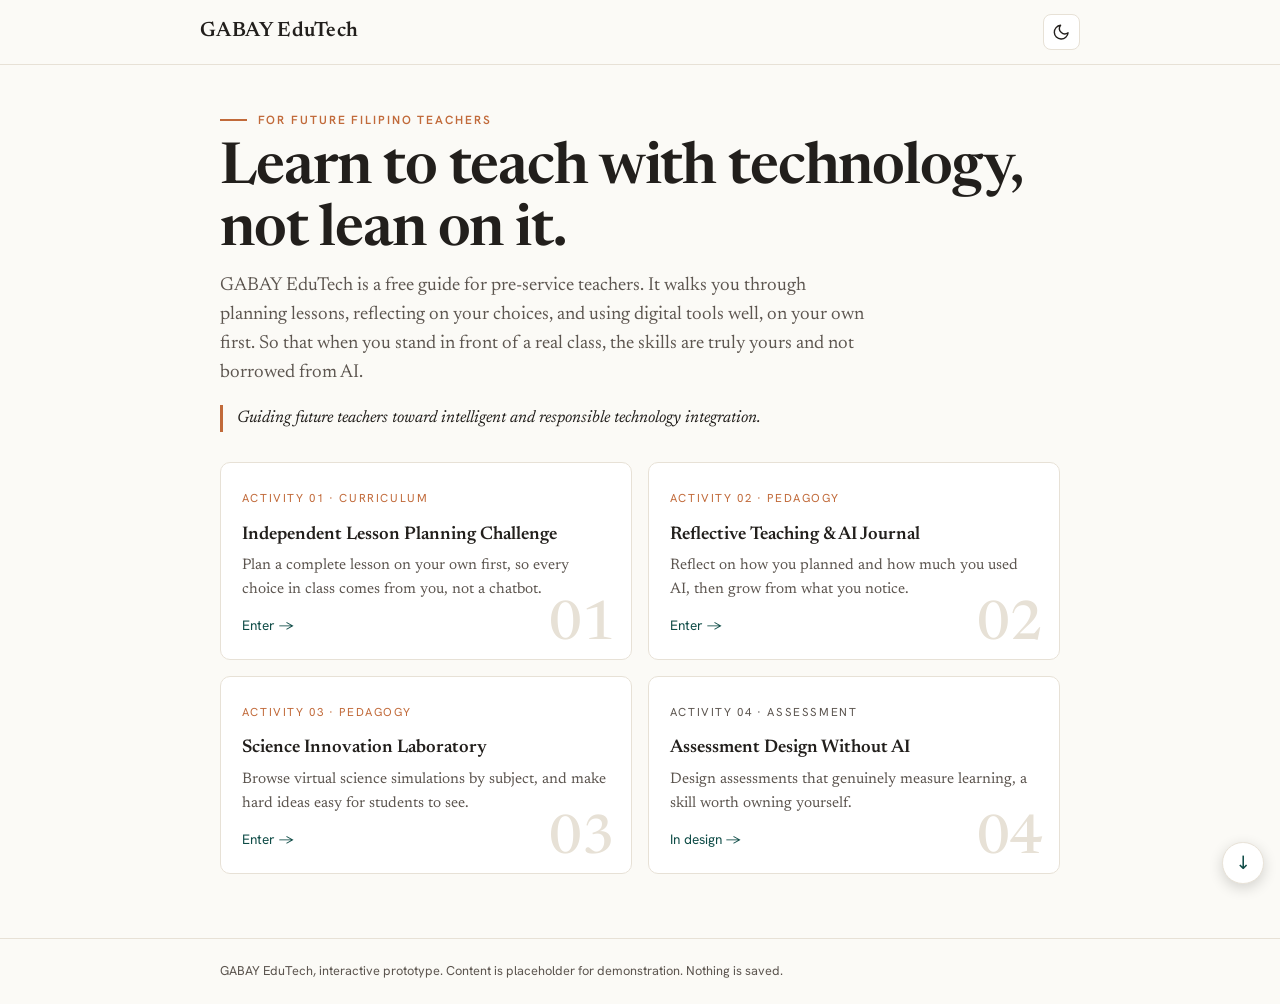
<file: Old versions/gabay-edutech-prototype (4).html>
<!DOCTYPE html>
<html lang="en">
<head>
<meta charset="UTF-8">
<meta name="viewport" content="width=device-width, initial-scale=1.0">
<title>GABAY EduTech Prototype</title>
<link rel="preconnect" href="https://fonts.googleapis.com">
<link rel="preconnect" href="https://fonts.gstatic.com" crossorigin>
<link href="https://fonts.googleapis.com/css2?family=Hanken+Grotesk:wght@400;500;600;700&family=Newsreader:ital,opsz,wght@0,6..72,400;0,6..72,500;0,6..72,600;1,6..72,400&display=swap" rel="stylesheet">
<style>
  /* ---------- Design tokens: change these once, the whole site follows ---------- */
  :root{
    --paper:#FBFAF6;       /* warm off-white background */
    --surface:#FFFFFF;     /* cards */
    --ink:#262220;         /* main text (warm near-black) */
    --ink-soft:#5C554F;    /* secondary text */
    --line:#E7E1D6;        /* hairline borders */
    --accent:#1F6F66;      /* the single action colour: deep teal */
    --accent-soft:#E8F1EF; /* tinted surfaces tied to the accent */
    --accent-ink:#16514a;  /* accent text on light */
    --warn:#8A5A2B;        /* "not allowed" / caution */
    --maxread:65ch;        /* comfortable reading measure */
    --sp:1rem;             /* base spacing step */
    --radius:10px;
    --ui:system-ui,-apple-system,Segoe UI,Roboto,Helvetica,Arial,sans-serif;
    --serif:'Newsreader',Georgia,'Times New Roman',serif;
  }

  *{box-sizing:border-box}
  html{-webkit-text-size-adjust:100%}
  body{
    margin:0;background:var(--paper);color:var(--ink);
    font-family:var(--serif);font-size:18px;line-height:1.6;
    font-optical-sizing:auto;
  }
  /* UI chrome (nav, buttons, labels) uses the fast system sans */
  nav,button,.ui,label,input,select,textarea,.tag,.crumb{font-family:var(--ui)}

  a{color:var(--accent-ink);text-underline-offset:3px}
  a:focus-visible,button:focus-visible,input:focus-visible,textarea:focus-visible,select:focus-visible{
    outline:3px solid var(--accent);outline-offset:2px;border-radius:4px;
  }

  .skip{position:absolute;left:-999px;top:0;background:var(--accent);color:#fff;padding:.5rem .9rem;border-radius:0 0 8px 0;z-index:50}
  .skip:focus{left:0}

  /* ---------- Layout ---------- */
  .wrap{max-width:880px;margin:0 auto;padding:0 1.25rem}
  header.site{border-bottom:1px solid var(--line);background:var(--paper);position:sticky;top:0;z-index:20}
  .bar{display:flex;align-items:center;justify-content:space-between;gap:1rem;padding:.85rem 0}
  .brand{display:flex;align-items:baseline;gap:.6rem;text-decoration:none;color:var(--ink)}
  .brand .mark{font-family:var(--serif);font-weight:600;font-size:1.3rem;letter-spacing:.02em}
  .brand .mean{font-family:var(--ui);font-size:.72rem;color:var(--ink-soft);text-transform:uppercase;letter-spacing:.12em}
  .crumb{font-size:.85rem;color:var(--ink-soft)}
  .crumb a{color:var(--ink-soft)}
  .back{display:inline-flex;align-items:center;gap:.45rem;background:var(--surface);border:1px solid var(--line);
        color:var(--accent-ink);font-size:.88rem;font-weight:600;cursor:pointer;padding:.5rem .9rem;border-radius:8px;margin-bottom:1.6rem}
  .back:hover{background:var(--accent-soft);border-color:var(--accent)}

  main{padding:2.4rem 0 4rem;min-height:60vh}
  h1{font-weight:600;font-size:clamp(1.9rem,5vw,2.7rem);line-height:1.15;margin:.2rem 0 .4rem}
  h2{font-weight:600;font-size:1.35rem;margin:2.2rem 0 .6rem}
  h3{font-weight:600;font-size:1.08rem;margin:0}
  .lede{font-size:1.12rem;color:var(--ink-soft);max-width:var(--maxread);margin:.4rem 0 0}
  p,li{max-width:var(--maxread)}
  .motto{font-style:italic;color:var(--ink-soft)}

  /* ---------- Buttons ---------- */
  .btn{display:inline-flex;align-items:center;gap:.5rem;background:var(--accent);color:#fff;border:none;
       padding:.7rem 1.15rem;border-radius:8px;font-size:.95rem;cursor:pointer;text-decoration:none}
  .btn:hover{background:var(--accent-ink)}
  .btn.ghost{background:transparent;color:var(--accent-ink);border:1px solid var(--line)}
  .btn.ghost:hover{background:var(--accent-soft)}

  /* ---------- Home: activity cards ---------- */
  .cards{display:grid;grid-template-columns:1fr 1fr;gap:1rem;margin-top:1.8rem}
  @media(max-width:640px){.cards{grid-template-columns:1fr}}
  .card{display:block;text-decoration:none;color:inherit;background:var(--surface);border:1px solid var(--line);
        border-radius:var(--radius);padding:1.3rem 1.3rem 1.1rem;transition:transform .15s ease,box-shadow .15s ease,border-color .15s ease}
  .card:hover{transform:translateY(-2px);box-shadow:0 8px 24px rgba(38,34,32,.07);border-color:#d8d0c2}
  .card .idx{font-family:var(--ui);font-size:.72rem;letter-spacing:.14em;color:var(--accent-ink);text-transform:uppercase}
  .card h3{margin:.45rem 0 .3rem;font-size:1.15rem}
  .card p{font-size:.95rem;color:var(--ink-soft);margin:0}
  .card .go{font-family:var(--ui);font-size:.85rem;color:var(--accent-ink);margin-top:.8rem;display:inline-block}
  .card.soon{opacity:.85}
  .card.soon .idx{color:var(--ink-soft)}

  /* ---------- Stepped choices (activity hub) ---------- */
  .steps{list-style:none;padding:0;margin:1.6rem 0 0;max-width:var(--maxread)}
  .steps li{margin:0 0 .8rem}
  .step{display:flex;gap:1rem;align-items:flex-start;background:var(--surface);border:1px solid var(--line);
        border-radius:var(--radius);padding:1rem 1.1rem;text-decoration:none;color:inherit;transition:border-color .15s,background .15s}
  .step:hover{border-color:var(--accent);background:var(--accent-soft)}
  .step .n{flex:0 0 auto;width:1.9rem;height:1.9rem;border-radius:50%;background:var(--accent-soft);color:var(--accent-ink);
           font-family:var(--ui);font-weight:600;font-size:.9rem;display:grid;place-items:center}
  .step .t{font-weight:600}
  .step .d{font-family:var(--ui);font-size:.85rem;color:var(--ink-soft);margin-top:.15rem;display:block}

  /* ---------- Accordions (progressive disclosure) ---------- */
  .acc{border:1px solid var(--line);border-radius:var(--radius);overflow:hidden;margin-top:1rem;background:var(--surface)}
  .acc + .acc{margin-top:.6rem}
  .acc-btn{width:100%;display:flex;align-items:center;gap:.8rem;background:none;border:none;text-align:left;
           padding:1rem 1.1rem;cursor:pointer;font-size:1rem;color:var(--ink)}
  .acc-btn .num{font-family:var(--ui);font-size:.78rem;color:var(--accent-ink);min-width:1.6rem}
  .acc-btn .ttl{font-family:var(--serif);font-weight:600;flex:1}
  .acc-btn .chev{transition:transform .2s ease;color:var(--ink-soft)}
  .acc[open] .acc-btn .chev{transform:rotate(180deg)}
  .acc-body{padding:0 1.1rem 1.1rem 3.5rem}
  .acc-body p{margin:.2rem 0 .6rem;font-size:.98rem}
  .acc-body .k{font-family:var(--ui);font-size:.74rem;text-transform:uppercase;letter-spacing:.1em;color:var(--ink-soft)}
  .eg{background:var(--accent-soft);border-radius:8px;padding:.7rem .9rem;font-size:.95rem;margin-top:.3rem}

  /* ---------- Guidelines ---------- */
  .grid2{display:grid;grid-template-columns:1fr 1fr;gap:1rem;margin-top:1rem}
  @media(max-width:640px){.grid2{grid-template-columns:1fr}}
  .panel{border:1px solid var(--line);border-radius:var(--radius);padding:1.1rem 1.2rem;background:var(--surface)}
  .panel.ok{border-left:4px solid var(--accent)}
  .panel.no{border-left:4px solid var(--warn)}
  .panel h3{font-family:var(--ui);font-size:.78rem;letter-spacing:.1em;text-transform:uppercase;color:var(--ink-soft)}
  .panel ul{margin:.6rem 0 0;padding-left:1.1rem}
  .panel li{font-size:.95rem;margin:.3rem 0}

  /* ---------- Workspace form ---------- */
  .field{margin:1.1rem 0;max-width:var(--maxread)}
  label.lbl{display:block;font-size:.82rem;text-transform:uppercase;letter-spacing:.08em;color:var(--ink-soft);margin-bottom:.35rem}
  textarea,input[type=text]{width:100%;border:1px solid var(--line);border-radius:8px;padding:.7rem .8rem;
                            font-size:1rem;background:var(--surface);color:var(--ink)}
  textarea{min-height:2.8rem;resize:none;overflow:hidden}
  .toggle{display:inline-flex;border:1px solid var(--line);border-radius:8px;overflow:hidden;margin-top:.2rem}
  .toggle button{background:var(--surface);border:none;padding:.55rem 1.1rem;cursor:pointer;font-size:.9rem;color:var(--ink-soft)}
  .toggle button[aria-pressed=true]{background:var(--accent);color:#fff}
  .phase{border:1px solid var(--line);border-radius:var(--radius);padding:1rem 1.1rem;margin:.7rem 0;background:var(--surface);max-width:var(--maxread)}
  .phase .ph-h{display:flex;align-items:center;gap:.6rem;margin-bottom:.6rem}
  .phase .ph-h .tag{font-size:.66rem;letter-spacing:.08em;text-transform:uppercase;background:var(--accent-soft);color:var(--accent-ink);padding:.18rem .5rem;border-radius:999px}
  .phase .ph-h .added{background:#F1E8DC;color:var(--warn)}
  .twocol{display:grid;grid-template-columns:1fr 1fr;gap:.7rem}
  @media(max-width:560px){.twocol{grid-template-columns:1fr}}
  .review{background:var(--accent-soft);border:1px solid #cfe3df;border-radius:var(--radius);padding:1.1rem 1.2rem;margin-top:1.4rem;max-width:var(--maxread)}
  .review h3{font-family:var(--ui);font-size:.85rem;text-transform:uppercase;letter-spacing:.08em;color:var(--accent-ink)}
  .review pre{white-space:pre-wrap;font-family:var(--ui);font-size:.9rem;color:var(--ink);margin:.5rem 0 0;line-height:1.5}

  /* ---------- Lab: tabs + filter ---------- */
  .tabs{display:flex;flex-wrap:wrap;gap:.5rem;margin-top:1.2rem}
  .tab{background:var(--surface);border:1px solid var(--line);border-radius:999px;padding:.45rem 1rem;font-size:.88rem;cursor:pointer;color:var(--ink-soft)}
  .tab[aria-pressed=true]{background:var(--accent);color:#fff;border-color:var(--accent)}
  .search{margin-top:1rem;max-width:var(--maxread)}
  .simlist{margin-top:1rem;display:grid;gap:.6rem}
  .sim{border:1px solid var(--line);border-radius:var(--radius);padding:.9rem 1.1rem;background:var(--surface)}
  .sim h3{font-size:1.02rem}
  .sim p{font-size:.9rem;color:var(--ink-soft);margin:.2rem 0 .5rem}
  .sim a{font-family:var(--ui);font-size:.85rem}
  .muted{color:var(--ink-soft);font-size:.9rem}

  /* ---------- Journal self-assessment ---------- */
  .rate{display:flex;align-items:center;justify-content:space-between;gap:1rem;border-bottom:1px solid var(--line);padding:.8rem 0;max-width:var(--maxread)}
  .rate:last-child{border-bottom:none}
  .rate .q{font-size:.98rem}
  .scale{display:inline-flex;gap:.3rem;flex:0 0 auto}
  .scale label{cursor:pointer}
  .scale input{position:absolute;opacity:0;width:0;height:0}
  .dot{width:1.9rem;height:1.9rem;border:1px solid var(--line);border-radius:8px;display:grid;place-items:center;font-size:.85rem;color:var(--ink-soft)}
  .scale input:checked + .dot{background:var(--accent);color:#fff;border-color:var(--accent)}
  .scale input:focus-visible + .dot{outline:3px solid var(--accent);outline-offset:2px}

  .note{background:#F4F0E8;border-radius:var(--radius);padding:1rem 1.2rem;font-size:.95rem;color:var(--ink-soft);max-width:var(--maxread);margin-top:1.4rem}

  /* ---------- PDF export document ---------- */
  .print-doc{background:#fff;border:1px solid var(--line);border-radius:var(--radius);padding:2.2rem 2.4rem;max-width:780px;margin:0 auto;color:#111;box-shadow:0 8px 30px rgba(38,34,32,.06)}
  .pd-head{border-bottom:2px solid #111;padding-bottom:.6rem;margin-bottom:1.1rem}
  .pd-title{font-size:1.7rem;margin:0;border:none}
  .pd-meta{font-family:var(--ui);color:#444;margin:.35rem 0 0;font-size:.95rem}
  .pd-h{font-size:1.05rem;border-bottom:1px solid var(--line);padding-bottom:.2rem;margin:1.4rem 0 .5rem}
  .pd-strat{font-family:var(--ui);font-size:.78rem;color:var(--ink-soft)}
  .pd-table{width:100%;border-collapse:collapse;margin:.3rem 0;font-size:.95rem}
  .pd-table th,.pd-table td{border:1px solid var(--line);padding:.5rem .6rem;text-align:left;vertical-align:top}
  .pd-table tbody th{width:9rem;font-family:var(--ui);font-weight:600;background:#faf8f3}
  .pd-table.proc thead th{background:#f1ede4;font-family:var(--ui);font-size:.82rem;letter-spacing:.04em}
  .pd-table.proc th:first-child{width:7rem;font-family:var(--ui)}
  @media print{
    @page{margin:16mm}
    header.site,footer,#back-slot,.no-print,.crumb,.scrollfab{display:none!important}
    main{padding:0}.wrap{max-width:none;padding:0}
    body{background:#fff;font-size:12pt}
    .print-doc{border:none;box-shadow:none;padding:0;max-width:none}
    .pd-table tr{break-inside:avoid}
    #app{animation:none}
  }

  /* ---------- gentle view-enter motion ---------- */
  #app{animation:rise .35s ease both}
  @keyframes rise{from{opacity:0;transform:translateY(8px)}to{opacity:1;transform:none}}
  @media(prefers-reduced-motion:reduce){
    #app,.card{animation:none;transition:none}
  }
  footer{border-top:1px solid var(--line);padding:1.4rem 0;color:var(--ink-soft);font-family:var(--ui);font-size:.8rem}

  /* ===================================================================
     Visual refinement layer - minimal, but with a point of view.
     A warm two-tone palette and a "guide" motif keep it from going dull.
     =================================================================== */
  :root{
    --ink:#221F1C;
    --accent:#15605A;        /* deeper pine-teal: the calm */
    --accent-ink:#0E4B46;
    --accent-soft:#E6F0EE;
    --accent2:#C16A3A;        /* warm clay: the spark, used sparingly */
    --accent2-soft:#F7ECE3;
    --ui:'Hanken Grotesk',system-ui,-apple-system,Segoe UI,Roboto,sans-serif;
  }
  .brand .mean{color:var(--accent2)}

  .eyebrow{font-family:var(--ui);font-size:.74rem;font-weight:600;letter-spacing:.16em;text-transform:uppercase;
           color:var(--accent2);display:inline-flex;align-items:center;gap:.65rem;margin:0 0 .5rem}
  .eyebrow::before{content:'';width:1.7rem;height:2px;background:var(--accent2)}

  h1{font-size:clamp(2.3rem,6.5vw,3.6rem);letter-spacing:-.02em;line-height:1.07;margin:.1rem 0 .5rem}
  .lede{font-size:1.18rem;line-height:1.55}
  .motto{display:inline-block;font-style:italic;color:var(--ink);border-left:3px solid var(--accent2);
          padding-left:.85rem;margin:1.1rem 0 0;font-size:1.05rem}

  /* editorial kicker on section headings (not on the print document) */
  main h2:not(.pd-h)::before{content:'';display:block;width:1.9rem;height:3px;border-radius:2px;
          background:var(--accent);margin-bottom:.55rem}

  /* cards: ghosted numeral, arrow that leans in on hover, staggered fade */
  .cards{counter-reset:card}
  .card{position:relative;overflow:hidden;counter-increment:card;opacity:0;animation:fade .55s ease forwards}
  .card::after{content:counter(card,decimal-leading-zero);position:absolute;right:1rem;bottom:.35rem;
          font-family:var(--serif);font-weight:500;font-size:3.4rem;line-height:1;color:var(--line);pointer-events:none}
  .card .idx{color:var(--accent2)}
  .card .go{transition:transform .18s ease}
  .card:hover .go{transform:translateX(4px)}
  .card:nth-child(1){animation-delay:.04s}.card:nth-child(2){animation-delay:.10s}
  .card:nth-child(3){animation-delay:.16s}.card:nth-child(4){animation-delay:.22s}
  @keyframes fade{to{opacity:1}}

  /* steps: a quiet path threading through warm numerals */
  .steps{position:relative}
  .steps::before{content:'';position:absolute;left:2.05rem;top:2.4rem;bottom:2.4rem;width:2px;background:var(--line)}
  .step{position:relative;z-index:1}
  .step .n{background:var(--accent2-soft);color:var(--accent2);border:2px solid var(--accent2);font-weight:700}
  .step:hover .n{background:var(--accent);color:#fff;border-color:var(--accent)}

  /* small accents */
  .acc-btn .num{color:var(--accent2);font-weight:700}
  a{text-decoration-color:var(--accent2)}
  .btn{font-weight:600;letter-spacing:.01em;transition:transform .15s ease,background .15s ease}
  .btn:hover{transform:translateY(-1px)}

  @media(prefers-reduced-motion:reduce){
    .card{animation:none;opacity:1}
    .btn:hover,.card:hover .go{transform:none}
  }

  /* ===================================================================
     Dark mode + on-screen controls
     =================================================================== */
  :root{--on-accent:#fff}
  [data-theme="dark"]{
    --paper:#191815; --surface:#221F1B; --ink:#EDE7DD; --ink-soft:#A79F95; --line:#39342C;
    --accent:#6FC2B4; --accent-ink:#9FDDD3; --accent-soft:#1E312D;
    --accent2:#E08A57; --accent2-soft:#33271E; --on-accent:#10211E; --warn:#D69A66;
  }
  html{background:var(--paper)}
  body{transition:background .2s ease,color .2s ease}
  /* keep button/active text readable on the accent in both themes */
  .btn{color:var(--on-accent)}
  .toggle button[aria-pressed="true"],.tab[aria-pressed="true"]{color:var(--on-accent)}
  .scale input:checked + .dot{color:var(--on-accent)}
  .step:hover .n{color:var(--on-accent)}
  .note{background:var(--accent2-soft);color:var(--ink-soft)}

  .bar-right{display:flex;align-items:center;gap:.8rem}
  .theme-btn{display:inline-grid;place-items:center;width:2.3rem;height:2.3rem;border:1px solid var(--line);
             background:var(--surface);border-radius:8px;cursor:pointer;color:var(--ink);flex:0 0 auto}
  .theme-btn:hover{background:var(--accent-soft);border-color:var(--accent)}
  .theme-btn svg{width:1.15rem;height:1.15rem}
  .ico-sun{display:none}
  [data-theme="dark"] .ico-moon{display:none}
  [data-theme="dark"] .ico-sun{display:block}

  .scrollfab{position:fixed;right:1rem;bottom:1rem;display:flex;flex-direction:column;gap:.45rem;z-index:30}
  .scrollfab button{width:2.6rem;height:2.6rem;border-radius:50%;border:1px solid var(--line);background:var(--surface);
                    color:var(--accent-ink);cursor:pointer;display:grid;place-items:center;font-size:1.15rem;line-height:1;
                    box-shadow:0 4px 14px rgba(0,0,0,.16)}
  .scrollfab button:hover{background:var(--accent-soft);border-color:var(--accent)}
  @media(max-width:560px){.scrollfab button{width:2.35rem;height:2.35rem}}
</style>
</head>
<body>
<a href="#main" class="skip">Skip to content</a>

<header class="site">
  <div class="wrap bar">
    <a class="brand" href="#/" aria-label="GABAY EduTech home">
      <span class="mark">GABAY EduTech</span>
    </a>
    <div class="bar-right">
      <span class="crumb ui" id="crumb" aria-live="polite"></span>
      <button class="theme-btn ui" id="theme-toggle" aria-label="Toggle dark mode" title="Toggle dark mode">
        <svg class="ico-moon" viewBox="0 0 24 24" fill="none" stroke="currentColor" stroke-width="1.8" stroke-linecap="round" stroke-linejoin="round"><path d="M21 12.8A9 9 0 1 1 11.2 3a7 7 0 0 0 9.8 9.8z"/></svg>
        <svg class="ico-sun" viewBox="0 0 24 24" fill="none" stroke="currentColor" stroke-width="1.8" stroke-linecap="round" stroke-linejoin="round"><circle cx="12" cy="12" r="4"/><path d="M12 2v2M12 20v2M4.9 4.9l1.4 1.4M17.7 17.7l1.4 1.4M2 12h2M20 12h2M4.9 19.1l1.4-1.4M17.7 6.3l1.4-1.4"/></svg>
      </button>
    </div>
  </div>
</header>

<main id="main">
  <div class="wrap">
    <div id="back-slot"></div>
    <div id="app"></div>
  </div>
</main>

<footer><div class="wrap">GABAY EduTech, interactive prototype. Content is placeholder for demonstration. Nothing is saved.</div></footer>

<div class="scrollfab">
  <button id="scroll-toggle" aria-label="Scroll to bottom" title="Scroll to bottom">&#8595;</button>
</div>

<script>
/* =====================================================================
   CONTENT (data) - kept separate from layout so your group can edit
   this block without touching any HTML/CSS.
   ===================================================================== */
const DATA = {
  activities:[
    {id:'lpc', idx:'Activity 01 · Curriculum', title:'Independent Lesson Planning Challenge',
     blurb:'Plan a complete lesson on your own first, so every choice in class comes from you, not a chatbot.', go:true},
    {id:'journal', idx:'Activity 02 · Pedagogy', title:'Reflective Teaching & AI Journal',
     blurb:'Reflect on how you planned and how much you used AI, then grow from what you notice.', go:true},
    {id:'lab', idx:'Activity 03 · Pedagogy', title:'Science Innovation Laboratory',
     blurb:'Browse virtual science simulations by subject, and make hard ideas easy for students to see.', go:true},
    {id:'assessment', idx:'Activity 04 · Assessment', title:'Assessment Design Without AI', soon:true,
     blurb:'Design assessments that genuinely measure learning, a skill worth owning yourself.', go:true},
  ],
  elements:[
    {t:'Learning Outcomes', d:'What learners should know and demonstrate after instruction.', p:'Keeps the lesson aligned to curriculum standards and MELCs.', e:'Learners demonstrate understanding of the particle nature of matter.'},
    {t:'Objectives', d:'Specific targets for the end of the lesson, across the cognitive, affective, and psychomotor domains (Bloom\u2019s).', p:'Turns broad outcomes into measurable, lesson-sized goals.', e:'At the end of the lesson, learners can explain the states of matter.'},
    {t:'Topic', d:'The subject matter and subtopic in focus.', p:'Sets the boundary of what the lesson covers.', e:'Science 7, States of Matter (Changes in States).'},
    {t:'References', d:'The sources used to prepare the lesson.', p:'Keeps content accurate and academically honest.', e:'K-12 Guide, MATATAG Curriculum, DepEd modules.'},
    {t:'Instructional Materials', d:'Tools and resources used during teaching, traditional and digital.', p:'Supports engagement and clearer understanding.', e:'Charts and flashcards, plus slides, videos, and simulations.'},
    {t:'Learning Activities', d:'Structured tasks that help learners reach the objectives.', p:'Drives participation and higher-order thinking.', e:'Group discussion, experiment, reflection journal.'},
    {t:'Concept', d:'The core idea or principle being taught.', p:'Gives the lesson a single conceptual focus.', e:'Matter changes state with temperature and particle arrangement.'},
    {t:'Skills to Develop', d:'The cognitive, technological, and social skills the lesson builds.', p:'Connects the lesson to 21st-century learning.', e:'Critical thinking, digital literacy, collaboration.'},
    {t:'Values Integration', d:'Moral, ethical, and social values woven into the lesson.', p:'Supports character formation alongside content.', e:'Environmental stewardship during an ecology lesson.'},
    {t:'Methodology', d:'The teaching approach used to deliver the lesson.', p:'Shapes how learners engage with the content.', e:'Inquiry-based, problem-based, or project-based learning.'},
    {t:'Strategy Applied', d:'The lesson framework that structures delivery, either 5Es or 7Es.', p:'Sequences the lesson into clear instructional phases.', e:'You choose 5Es or 7Es in the workspace.'},
  ],
  phases:[
    {k:'Greetings', fivesToo:true, added:false},
    {k:'Opening Prayer', fivesToo:true, added:false},
    {k:'Recall', fivesToo:true, added:false},
    {k:'Elicit', fivesToo:false, added:true, hint:'Surface what learners already know.'},
    {k:'Engage', fivesToo:true, added:false, hint:'Spark curiosity and interest.'},
    {k:'Explore', fivesToo:true, added:false, hint:'Investigate hands-on; you facilitate.'},
    {k:'Explain', fivesToo:true, added:false, hint:'Clarify findings; introduce terms.'},
    {k:'Elaborate', fivesToo:true, added:false, hint:'Apply the concept to new situations.'},
    {k:'Evaluate', fivesToo:true, added:false, hint:'Measure understanding.'},
    {k:'Extend', fivesToo:false, added:true, hint:'Carry learning beyond the classroom.'},
  ],
  guidelines:{
    rules:['Create your lesson plan independently.','Avoid using AI-generated lesson plans during the first draft.','Use your own instructional strategies and classroom examples.','Integrate technology meaningfully, not excessively.','Reflect on your planning decisions after submission.'],
    ok:['Grammar checking','Formatting','Idea refinement','Reflection support'],
    no:['Fully AI-generated lesson plans','Copy-pasted AI output','AI-made assessments used without modification'],
  },
  sims:{
    'Physics':[
      {n:'PhET Physics', u:'Mechanics, waves, circuits, energy', url:'https://phet.colorado.edu'},
      {n:'oPhysics', u:'Interactive physics demonstrations', url:'https://ophysics.com'},
      {n:'Falstad Applets', u:'Circuits, waves, optics, electromagnetism', url:'https://falstad.com'},
      {n:'myPhysicsLab', u:'Real-time mechanics simulations', url:'https://myphysicslab.com'},
      {n:'CK-12 Simulations', u:'Real-world physics simulations', url:'https://interactives.ck12.org'},
    ],
    'Chemistry':[
      {n:'ChemCollective', u:'Authentic virtual chemistry lab tasks', url:'https://chemcollective.org'},
      {n:'PhET Chemistry', u:'Molecules, reactions, pH, concentration', url:'https://phet.colorado.edu'},
      {n:'MolView', u:'3D molecular visualization', url:'https://molview.org'},
      {n:'LibreTexts', u:'Chemistry tutorials and simulations', url:'https://chem.libretexts.org'},
      {n:'PraxiLabs', u:'Virtual chemistry laboratory simulations', url:'https://praxilabs.com'},
    ],
    'Biology':[
      {n:'HHMI BioInteractive', u:'Biology virtual labs and models', url:'https://www.biointeractive.org'},
      {n:'LabXchange', u:'Free science platform from Harvard', url:'https://www.labxchange.org'},
      {n:'Concord Consortium', u:'Visual biology simulations', url:'https://learn.concord.org'},
      {n:'Virtual Biology Lab', u:'Inquiry-based biology models', url:'https://virtualbiologylab.org'},
      {n:'Connected Biology', u:'Genetics, evolution, multi-level models', url:'https://connectedbio.org'},
    ],
    'Earth Science':[
      {n:'PhET Earth & Space', u:'Earth and space science simulations', url:'https://phet.colorado.edu'},
      {n:'NASA Sea Level Portal', u:'Glaciers, ice sheets, sea level', url:'https://sealevel.nasa.gov'},
      {n:'UCAR SciEd', u:'Weather, climate, atmosphere', url:'https://scied.ucar.edu'},
      {n:'Nat Geo Education', u:'Tectonics, climate, Earth systems', url:'https://education.nationalgeographic.org'},
      {n:'PBS LearningMedia', u:'Plate boundaries, earthquakes, volcanoes', url:'https://www.pbslearningmedia.org'},
    ],
  },
  journal:[
    {h:'Learning Experience', qs:[
      'What important concepts did you learn from the lesson planning session?',
      'What challenges did you encounter while creating your lesson plan independently?',
      'Which lesson planning component was most difficult to accomplish? Why?',
      'How did the activity improve your confidence as a future teacher?']},
    {h:'Lesson Planning', qs:[
      'How did you select your teaching strategies and learning activities?',
      'How did your lesson objectives align with the curriculum competencies?',
      'In what ways did your lesson promote learner-centered instruction?',
      'Which part of your lesson plan was the strongest? Explain why.',
      'If given another opportunity, what part of your lesson plan would you improve?']},
    {h:'Responsible AI Use', qs:[
      'Did you use AI tools during the activity? If yes, how were they used?',
      'Which parts of the lesson plan were completed independently, without AI?']},
  ],
  indicators:[
    'I created original instructional ideas independently.',
    'I aligned my lesson with curriculum competencies.',
    'I integrated technology meaningfully.',
    'I minimized overdependence on AI tools.',
    'I reflected critically on my teaching decisions.',
    'I demonstrated learner-centered instructional planning.',
    'I improved my confidence in lesson planning.',
    'I practiced responsible and ethical AI use.',
  ],
};

/* in-memory state only - nothing persists (matches the "in-page for now" choice) */
const state = { strategy:'7es', ws:{}, lab:'Physics', labq:'', ratings:{} };

/* =====================================================================
   Tiny helpers
   ===================================================================== */
const esc = s => String(s).replace(/[&<>"]/g,c=>({'&':'&amp;','<':'&lt;','>':'&gt;','"':'&quot;'}[c]));
const app = document.getElementById('app');
const crumbEl = document.getElementById('crumb');
const backSlot = document.getElementById('back-slot');

/* =====================================================================
   Views - each returns an HTML string built from DATA
   ===================================================================== */
function vHome(){
  return `
  <p class="eyebrow">For future Filipino teachers</p>
  <h1>Learn to teach with technology, not lean on it.</h1>
  <p class="lede">GABAY EduTech is a free guide for pre-service teachers. It walks you through planning lessons, reflecting on your choices, and using digital tools well, on your own first. So that when you stand in front of a real class, the skills are truly yours and not borrowed from AI.</p>
  <p class="motto">Guiding future teachers toward intelligent and responsible technology integration.</p>
  <div class="cards">
    ${DATA.activities.map(a=>`
      <a class="card ${a.soon?'soon':''}" href="#/${a.id}">
        <span class="idx">${esc(a.idx)}</span>
        <h3>${esc(a.title)}</h3>
        <p>${esc(a.blurb)}</p>
        <span class="go">${a.soon?'In design \u2192':'Enter \u2192'}</span>
      </a>`).join('')}
  </div>`;
}

function vLpc(){
  return `
  <h1>Independent Lesson Planning Challenge</h1>
  <p class="lede">This challenge asks you to plan a full lesson on your own first. Bring your own ideas, then use AI only afterward, and only to polish. That is how you build planning skills you can actually trust.</p>
  <ol class="steps" aria-label="Steps in this challenge">
    <li><a class="step" href="#/lpc/learn"><span class="n">1</span><span><span class="t">Learn the elements</span><span class="d">Know what makes a lesson strong before you build one.</span></span></a></li>
    <li><a class="step" href="#/lpc/guidelines"><span class="n">2</span><span><span class="t">Read the guidelines</span><span class="d">What is expected of you, and where AI is fair to use.</span></span></a></li>
    <li><a class="step" href="#/lpc/workspace"><span class="n">3</span><span><span class="t">Open the workspace</span><span class="d">Draft your plan and make it yours. Pick 5Es or 7Es.</span></span></a></li>
  </ol>`;
}

function vLearn(){
  return `
  <h1>Elements of a lesson plan</h1>
  <p class="lede">Aligned with the K-12 and MATATAG frameworks. Open one part at a time, so you are never buried in everything at once.</p>
  ${DATA.elements.map((el,i)=>`
    <details class="acc">
      <summary class="acc-btn">
        <span class="num">${String(i+1).padStart(2,'0')}</span>
        <span class="ttl">${esc(el.t)}</span>
        <span class="chev" aria-hidden="true">\u25be</span>
      </summary>
      <div class="acc-body">
        <p>${esc(el.d)}</p>
        <p class="k">Why it matters</p><p>${esc(el.p)}</p>
        <p class="k">Example</p><div class="eg">${esc(el.e)}</div>
      </div>
    </details>`).join('')}
  <div style="margin-top:1.6rem"><a class="btn" href="#/lpc/workspace">Go to the workspace \u2192</a></div>`;
}

function vGuidelines(){
  const g=DATA.guidelines;
  return `
  <h1>Challenge guidelines</h1>
  <p class="lede">These are the rules for the challenge. The goal is to grow your own judgment, so use AI to help, never to do the thinking for you.</p>
  <ol class="steps" style="margin-top:1rem">
    ${g.rules.map((r,i)=>`<li><div class="step" style="cursor:default"><span class="n">${i+1}</span><span class="t">${esc(r)}</span></div></li>`).join('')}
  </ol>
  <div class="grid2">
    <div class="panel ok"><h3>AI is fine, once your own draft is done</h3><ul>${g.ok.map(x=>`<li>${esc(x)}</li>`).join('')}</ul></div>
    <div class="panel no"><h3>Not allowed</h3><ul>${g.no.map(x=>`<li>${esc(x)}</li>`).join('')}</ul></div>
  </div>
  <div style="margin-top:1.6rem"><a class="btn" href="#/lpc/workspace">Start drafting \u2192</a></div>`;
}

function field(id,label,ph){
  return `<div class="field"><label class="lbl" for="${id}">${esc(label)}</label>
    <textarea id="${id}" data-ws="${id}" placeholder="${esc(ph||'')}">${esc(state.ws[id]||'')}</textarea></div>`;
}

function vWorkspace(){
  const phases = DATA.phases.filter(p=> state.strategy==='7es' ? true : p.fivesToo);
  return `
  <h1>Lesson planning workspace</h1>
  <p class="lede">Write your full lesson plan here. Switch between 5Es and 7Es and the steps update, so you only see the phases you need.</p>

  <h2>Lesson details</h2>
  <div class="twocol">
    <div class="field"><label class="lbl" for="name">Teacher\u2019s name</label><input type="text" id="name" data-ws="name" value="${esc(state.ws.name||'')}"></div>
    <div class="field"><label class="lbl" for="grade">Grade &amp; subject</label><input type="text" id="grade" data-ws="grade" value="${esc(state.ws.grade||'')}"></div>
  </div>

  <h2>Outcomes &amp; objectives</h2>
  ${field('outcomes','Learning Outcomes','What should learners know or demonstrate?')}
  ${field('cog','Objective: Cognitive (thinking)','e.g., explain the states of matter')}
  ${field('aff','Objective: Affective (attitude)','e.g., appreciate water conservation')}
  ${field('psy','Objective: Psychomotor (skill)','e.g., demonstrate proper lab procedure')}

  <h2>Subject matter</h2>
  ${field('topic','Topic','e.g., Science 7, States of Matter')}
  ${field('materials','Instructional materials','Charts, slides, simulations\u2026')}
  ${field('values','Values integration','e.g., environmental stewardship')}

  <h2>Strategy</h2>
  <div class="field">
    <label class="lbl">Choose your lesson framework</label>
    <div class="toggle" role="group" aria-label="Lesson strategy">
      <button data-strat="5es" aria-pressed="${state.strategy==='5es'}">5Es</button>
      <button data-strat="7es" aria-pressed="${state.strategy==='7es'}">7Es</button>
    </div>
    <p class="muted" style="margin:.5rem 0 0">${state.strategy==='7es'
      ? '7Es adds Elicit at the start and Extend at the end, so you draw out what students already know and push the learning past the classroom.'
      : '5Es is the core sequence. Switch to 7Es to add Elicit and Extend.'}</p>
  </div>

  <h2>Procedure</h2>
  ${phases.map(p=>`
    <div class="phase">
      <div class="ph-h"><h3>${esc(p.k)}</h3>${p.added?'<span class="tag added">7Es only</span>':''}</div>
      ${p.hint?`<p class="muted" style="margin:.1rem 0 .6rem">${esc(p.hint)}</p>`:''}
      <div class="twocol">
        <div><label class="lbl" for="t_${p.k}">Teacher\u2019s activity</label><textarea id="t_${p.k}" data-ws="t_${p.k}">${esc(state.ws['t_'+p.k]||'')}</textarea></div>
        <div><label class="lbl" for="s_${p.k}">Student\u2019s activity</label><textarea id="s_${p.k}" data-ws="s_${p.k}">${esc(state.ws['s_'+p.k]||'')}</textarea></div>
      </div>
    </div>`).join('')}

  <div style="margin-top:1rem;display:flex;gap:.6rem;flex-wrap:wrap">
    <a class="btn" href="#/lpc/export">Export to PDF</a>
    <button class="btn ghost" id="review-btn">Review my draft</button>
  </div>
  <div id="review"></div>`;
}

function vExport(){
  const w=state.ws;
  const phases=DATA.phases.filter(p=>state.strategy==='7es'||p.fivesToo);
  const meta=[w.name,w.grade].filter(Boolean).map(esc).join(' \u00b7 ');
  return `
  <p class="muted no-print" style="margin-bottom:1.4rem">Read through your full plan below, then choose to save it or keep editing.</p>
  <div class="print-doc">
    <header class="pd-head">
      <h1 class="pd-title">Lesson Plan</h1>
      ${meta?`<p class="pd-meta">${meta}</p>`:''}
    </header>
    <h2 class="pd-h">I. Learning Outcomes</h2>
    <p>${esc(w.outcomes||'')}</p>
    <h2 class="pd-h">II. Objectives</h2>
    <table class="pd-table"><tbody>
      <tr><th>Cognitive</th><td>${esc(w.cog||'')}</td></tr>
      <tr><th>Affective</th><td>${esc(w.aff||'')}</td></tr>
      <tr><th>Psychomotor</th><td>${esc(w.psy||'')}</td></tr>
    </tbody></table>
    <h2 class="pd-h">III. Subject Matter</h2>
    <table class="pd-table"><tbody>
      <tr><th>Topic</th><td>${esc(w.topic||'')}</td></tr>
      <tr><th>Instructional materials</th><td>${esc(w.materials||'')}</td></tr>
      <tr><th>Values integration</th><td>${esc(w.values||'')}</td></tr>
    </tbody></table>
    <h2 class="pd-h">IV. Procedure <span class="pd-strat">(${state.strategy.toUpperCase()})</span></h2>
    <table class="pd-table proc">
      <thead><tr><th>Phase</th><th>Teacher\u2019s activity</th><th>Student\u2019s activity</th></tr></thead>
      <tbody>
        ${phases.map(p=>`<tr><th>${esc(p.k)}</th><td>${esc(w['t_'+p.k]||'')}</td><td>${esc(w['s_'+p.k]||'')}</td></tr>`).join('')}
      </tbody>
    </table>
  </div>
  <div class="no-print" style="display:flex;gap:.6rem;flex-wrap:wrap;margin-top:1.6rem">
    <button class="btn" id="do-print">Save as PDF</button>
    <a class="btn ghost" href="#/lpc/workspace">Keep editing</a>
  </div>`;
}

function vLab(){
  const subjects=Object.keys(DATA.sims);
  const q=state.labq.trim().toLowerCase();
  let list=DATA.sims[state.lab].map(s=>({...s,subject:state.lab}));
  if(q){ list=subjects.flatMap(sub=>DATA.sims[sub].map(s=>({...s,subject:sub})))
                      .filter(s=>(s.n+' '+s.u+' '+s.subject).toLowerCase().includes(q)); }
  return `
  <h1>Science Innovation Laboratory</h1>
  <p class="lede">Some science is hard to see. The right simulation makes it real for your students. Pick a subject, and only the tools you need show up.</p>
  <div class="tabs" role="group" aria-label="Subject">
    ${subjects.map(s=>`<button class="tab" data-tab="${esc(s)}" aria-pressed="${!q&&state.lab===s}">${esc(s)}</button>`).join('')}
  </div>
  <div class="search"><label class="lbl" for="sim-q">Search all simulations</label>
    <input type="text" id="sim-q" placeholder="e.g., circuits, genetics, climate" value="${esc(state.labq)}"></div>
  <p class="muted" style="margin-top:.9rem">${q?`Showing matches for \u201c${esc(state.labq)}\u201d across all subjects.`:`Showing ${esc(state.lab)} \u00b7 a sample of the full directory.`}</p>
  <div class="simlist">
    ${list.length?list.map(s=>`
      <div class="sim"><h3>${esc(s.n)} ${q?`<span class="muted">\u00b7 ${esc(s.subject)}</span>`:''}</h3>
        <p>${esc(s.u)}</p><a href="${esc(s.url)}" target="_blank" rel="noopener">Open simulation \u2197</a></div>`).join('')
      :`<p class="muted">No matches. Try another word.</p>`}
  </div>`;
}

function vJournal(){
  return `
  <h1>Reflective Teaching &amp; AI Journal</h1>
  <p class="lede">Reflect on how you planned and how much you leaned on AI. An honest look back is how you grow into the teacher you want to be.</p>
  ${DATA.journal.map(sec=>`
    <h2>${esc(sec.h)}</h2>
    ${sec.qs.map((q,i)=>field('j_'+esc(sec.h)+i, q, 'Write a sentence or two\u2026')).join('')}
  `).join('')}
  <h2>Self-assessment</h2>
  <p class="muted">Rate honestly: 1 = strongly disagree, 5 = strongly agree.</p>
  <div style="margin-top:.6rem">
    ${DATA.indicators.map((ind,i)=>`
      <div class="rate"><span class="q">${esc(ind)}</span>
        <span class="scale" role="radiogroup" aria-label="${esc(ind)}">
          ${[1,2,3,4,5].map(n=>`<label><input type="radio" name="ind${i}" value="${n}"><span class="dot">${n}</span></label>`).join('')}
        </span></div>`).join('')}
  </div>
  <div style="margin-top:1.4rem;display:flex;gap:.6rem;flex-wrap:wrap">
    <a class="btn" href="#/journal/export">Export to PDF</a>
    <button class="btn ghost" id="j-done">Finish reflection</button>
  </div>
  <div id="j-msg"></div>`;
}

function vJournalExport(){
  const w=state.ws, r=state.ratings||{};
  return `
  <p class="muted no-print" style="margin-bottom:1.4rem">Read through your reflection below, then save it or keep editing.</p>
  <div class="print-doc">
    <header class="pd-head"><h1 class="pd-title">Reflective Teaching Journal</h1></header>
    ${DATA.journal.map(sec=>`
      <h2 class="pd-h">${esc(sec.h)}</h2>
      ${sec.qs.map((q,i)=>`<p style="font-family:var(--ui);font-size:.84rem;color:#555;margin:.7rem 0 .15rem">${esc(q)}</p><p style="margin:0">${esc(w['j_'+sec.h+i]||'')}</p>`).join('')}
    `).join('')}
    <h2 class="pd-h">Self-assessment</h2>
    <table class="pd-table"><tbody>
      ${DATA.indicators.map((ind,i)=>`<tr><th style="width:auto;background:#faf8f3">${esc(ind)}</th><td style="width:3.5rem;text-align:center;font-weight:600">${esc(r['ind'+i]||'')}</td></tr>`).join('')}
    </tbody></table>
  </div>
  <div class="no-print" style="display:flex;gap:.6rem;flex-wrap:wrap;margin-top:1.6rem">
    <button class="btn" id="do-print">Save as PDF</button>
    <a class="btn ghost" href="#/journal">Keep editing</a>
  </div>`;
}

function vAssessment(){
  return `
  <h1>Assessment Design Without AI</h1>
  <p class="lede">This activity will help you design assessments without relying on AI. It is still being built.</p>
  <div class="note">
    In the research, this activity has a clear goal: help you design assessments that truly
    measure learning, without leaning on AI to make them for you. The detailed activity is not
    built yet, so we show it honestly as <strong>in design</strong> rather than fake it. It is
    the next piece for your team to shape, and it can reuse the same patterns you see here: a
    short learning section, clear guidelines, and a workspace.
  </div>
  <div style="margin-top:1.6rem"><a class="btn ghost" href="#/">\u2190 Back to all activities</a></div>`;
}

/* =====================================================================
   Router
   ===================================================================== */
const routes={
  '': {v:vHome, crumb:''},
  'lpc': {v:vLpc, crumb:'Lesson Planning'},
  'lpc/learn': {v:vLearn, crumb:'Lesson Planning · Learn'},
  'lpc/guidelines': {v:vGuidelines, crumb:'Lesson Planning · Guidelines'},
  'lpc/workspace': {v:vWorkspace, crumb:'Lesson Planning · Workspace'},
  'lpc/export': {v:vExport, crumb:'Lesson Planning · Export'},
  'lab': {v:vLab, crumb:'Science Laboratory'},
  'journal': {v:vJournal, crumb:'Reflective Journal'},
  'journal/export': {v:vJournalExport, crumb:'Reflective Journal · Export'},
  'assessment': {v:vAssessment, crumb:'Assessment Design'},
};

function parentOf(path){
  if(path==='lpc/export') return 'lpc/workspace';
  if(path==='journal/export') return 'journal';
  if(path.startsWith('lpc/')) return 'lpc';
  if(path) return '';
  return null;
}

let currentPath=null;
function render(){
  const path=(location.hash.replace(/^#\/?/,'')||'').replace(/\/$/,'');
  const r=routes[path]||routes[''];
  app.innerHTML=r.v();
  crumbEl.textContent=r.crumb||'';
  // textareas grow with their content instead of needing a drag handle
  app.querySelectorAll('textarea').forEach(t=>{
    const grow=()=>{ t.style.height='auto'; t.style.height=(t.scrollHeight+2)+'px'; };
    grow(); t.addEventListener('input',grow);
  });
  // back affordance
  const parent=parentOf(path);
  backSlot.innerHTML = parent===null ? '' :
    `<button class="back" id="back">\u2190 Back</button>`;
  if(parent!==null){
    document.getElementById('back').onclick=()=>{ location.hash = parent==='' ? '#/' : '#/'+parent; };
  }
  bind(path);
  if(path!==currentPath) window.scrollTo({top:0});
  currentPath=path;
  updateFab();
}

/* attach behaviour after each render */
function bind(path){
  // home/activity cards & step links work as plain anchors - nothing to bind.

  if(path==='lpc/workspace'){
    app.querySelectorAll('[data-ws]').forEach(t=>{
      t.addEventListener('input',e=>{ state.ws[e.target.dataset.ws]=e.target.value; });
    });
    app.querySelectorAll('[data-strat]').forEach(b=>{
      b.addEventListener('click',()=>{ state.strategy=b.dataset.strat; render(); });
    });
    const rb=document.getElementById('review-btn');
    rb.addEventListener('click',()=>{
      const w=state.ws, lines=[];
      if(w.outcomes) lines.push('Outcomes: '+w.outcomes);
      if(w.topic) lines.push('Topic: '+w.topic);
      ['cog','aff','psy'].forEach(k=>{ if(w[k]) lines.push(({cog:'Cognitive',aff:'Affective',psy:'Psychomotor'}[k])+': '+w[k]); });
      const filled=DATA.phases.filter(p=>state.strategy==='7es'||p.fivesToo)
        .filter(p=>w['t_'+p.k]||w['s_'+p.k]).map(p=>p.k);
      lines.push('Strategy: '+state.strategy.toUpperCase());
      lines.push('Phases drafted: '+(filled.length?filled.join(', '):'none yet'));
      document.getElementById('review').innerHTML=
        `<div class="review"><h3>Your draft so far</h3><pre>${esc(lines.join('\n'))||'Nothing entered yet.'}</pre>
         <p class="muted" style="margin:.6rem 0 0">Happy with it? Use \u201cExport to PDF\u201d above to save the finished plan.</p></div>`;
      document.getElementById('review').scrollIntoView({behavior:'smooth',block:'nearest'});
    });
  }

  if(path==='lab'){
    app.querySelectorAll('[data-tab]').forEach(b=>{
      b.addEventListener('click',()=>{ state.lab=b.dataset.tab; state.labq=''; render(); });
    });
    const q=document.getElementById('sim-q');
    q.addEventListener('input',e=>{
      state.labq=e.target.value;
      // re-render just the list without losing focus
      const tmp=document.createElement('div'); tmp.innerHTML=vLab();
      app.querySelector('.simlist').replaceWith(tmp.querySelector('.simlist'));
      app.querySelector('.muted').replaceWith(tmp.querySelector('.muted'));
      app.querySelectorAll('.tab').forEach(t=>t.setAttribute('aria-pressed', String(!state.labq && state.lab===t.dataset.tab)));
    });
  }

  if(path==='journal'){
    app.querySelectorAll('[data-ws]').forEach(t=>{
      t.addEventListener('input',e=>{ state.ws[e.target.dataset.ws]=e.target.value; });
    });
    app.querySelectorAll('.scale input').forEach(radio=>{
      if(state.ratings[radio.name]===radio.value) radio.checked=true;
      radio.addEventListener('change',e=>{ state.ratings[e.target.name]=e.target.value; });
    });
    document.getElementById('j-done').addEventListener('click',()=>{
      document.getElementById('j-msg').innerHTML=
        `<div class="note" style="background:var(--accent-soft);color:var(--accent-ink)">Reflection complete. Use \u201cExport to PDF\u201d to keep this entry or hand it to your instructor.</div>`;
      document.getElementById('j-msg').scrollIntoView({behavior:'smooth',block:'nearest'});
    });
  }

  if(path==='lpc/export'||path==='journal/export'){
    const b=document.getElementById('do-print');
    if(b) b.addEventListener('click',()=>{ try{ window.print(); }catch(e){} });
  }
}

window.addEventListener('hashchange',render);
if(!location.hash) location.hash='#/';

/* theme toggle (defaults to the OS setting; toggles for this session) */
const root=document.documentElement;
if(window.matchMedia && window.matchMedia('(prefers-color-scheme: dark)').matches){
  root.setAttribute('data-theme','dark');
}
document.getElementById('theme-toggle').addEventListener('click',()=>{
  root.setAttribute('data-theme', root.getAttribute('data-theme')==='dark' ? 'light' : 'dark');
});

/* one scroll button: points down from the top, up from below */
const fabBtn=document.getElementById('scroll-toggle');
function fabAtTop(){
  const max=document.body.scrollHeight - window.innerHeight;
  return window.scrollY < max/2;
}
function updateFab(){
  const scrollable=(document.body.scrollHeight - window.innerHeight) > 40;
  fabBtn.parentElement.style.display = scrollable ? 'flex' : 'none';
  const down=fabAtTop();
  fabBtn.innerHTML = down ? '&#8595;' : '&#8593;';
  const lbl = down ? 'Scroll to bottom' : 'Scroll to top';
  fabBtn.setAttribute('aria-label', lbl); fabBtn.title = lbl;
}
fabBtn.addEventListener('click',()=>{
  const y = fabAtTop() ? document.body.scrollHeight : 0;
  window.scrollTo({top:y, behavior:'smooth'});
});
window.addEventListener('scroll',updateFab,{passive:true});
window.addEventListener('resize',updateFab);

render();
</script>
</body>
</html>
</file>
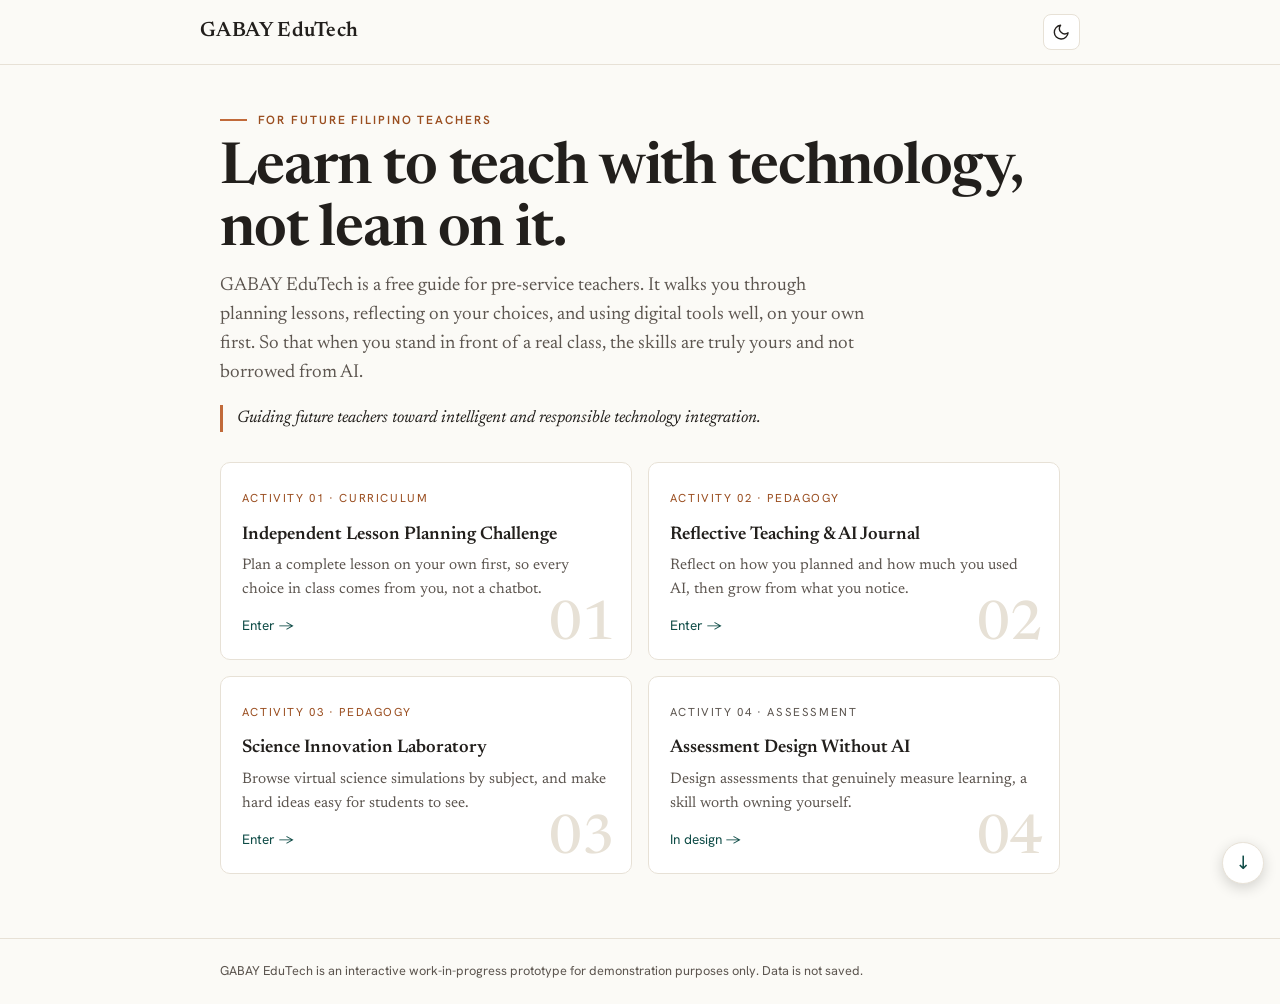
<file: Old versions/gabay-edutech-prototype (5).html>
<!DOCTYPE html>
<html lang="en">
<head>
<meta charset="UTF-8">
<meta name="viewport" content="width=device-width, initial-scale=1.0, viewport-fit=cover">
<meta name="color-scheme" content="light dark">
<meta name="theme-color" content="#FBFAF6" media="(prefers-color-scheme: light)">
<meta name="theme-color" content="#191815" media="(prefers-color-scheme: dark)">
<title>GABAY EduTech</title>
<link rel="icon" href="data:image/svg+xml,<svg xmlns='http://www.w3.org/2000/svg' viewBox='0 0 100 100'><text x='50' y='54' font-size='78' text-anchor='middle' dominant-baseline='central'>%F0%9F%A7%AD</text></svg>">
<link rel="apple-touch-icon" href="data:image/svg+xml,<svg xmlns='http://www.w3.org/2000/svg' viewBox='0 0 100 100'><rect width='100' height='100' rx='20' fill='%23FBFAF6'/><text x='50' y='56' font-size='66' text-anchor='middle' dominant-baseline='central'>%F0%9F%A7%AD</text></svg>">
<link rel="preconnect" href="https://fonts.googleapis.com">
<link rel="preconnect" href="https://fonts.gstatic.com" crossorigin>
<link href="https://fonts.googleapis.com/css2?family=Hanken+Grotesk:wght@400;500;600;700&family=Newsreader:ital,opsz,wght@0,6..72,400;0,6..72,500;0,6..72,600;1,6..72,400&display=swap" rel="stylesheet">
<style>
  /* ---------- Design tokens: change these once, the whole site follows ---------- */
  :root{
    --paper:#FBFAF6;       /* warm off-white background */
    --surface:#FFFFFF;     /* cards */
    --ink:#262220;         /* main text (warm near-black) */
    --ink-soft:#5C554F;    /* secondary text */
    --line:#E7E1D6;        /* hairline borders */
    --accent:#1F6F66;      /* the single action colour: deep teal */
    --accent-soft:#E8F1EF; /* tinted surfaces tied to the accent */
    --accent-ink:#16514a;  /* accent text on light */
    --warn:#8A5A2B;        /* "not allowed" / caution */
    --maxread:65ch;        /* comfortable reading measure */
    --sp:1rem;             /* base spacing step */
    --radius:10px;
    --ui:system-ui,-apple-system,Segoe UI,Roboto,Helvetica,Arial,sans-serif;
    --serif:'Newsreader',Georgia,'Times New Roman',serif;
  }

  *{box-sizing:border-box}
  html{-webkit-text-size-adjust:100%}
  body{
    margin:0;background:var(--paper);color:var(--ink);
    font-family:var(--serif);font-size:18px;line-height:1.6;
    font-optical-sizing:auto;
  }
  /* UI chrome (nav, buttons, labels) uses the fast system sans */
  nav,button,.ui,label,input,select,textarea,.tag,.crumb{font-family:var(--ui)}

  a{color:var(--accent-ink);text-underline-offset:3px}
  a:focus-visible,button:focus-visible,input:focus-visible,textarea:focus-visible,select:focus-visible{
    outline:3px solid var(--accent);outline-offset:2px;border-radius:4px;
  }

  .skip{position:absolute;left:-999px;top:0;background:var(--accent);color:#fff;padding:.5rem .9rem;border-radius:0 0 8px 0;z-index:50}
  .skip:focus{left:0}

  /* ---------- Layout ---------- */
  .wrap{max-width:880px;margin:0 auto;padding:0 1.25rem}
  header.site{border-bottom:1px solid var(--line);background:var(--paper);position:sticky;top:0;z-index:20}
  .bar{display:flex;align-items:center;justify-content:space-between;gap:1rem;padding:.85rem 0}
  .brand{display:flex;align-items:baseline;gap:.6rem;text-decoration:none;color:var(--ink)}
  .brand .mark{font-family:var(--serif);font-weight:600;font-size:1.3rem;letter-spacing:.02em}
  .brand .mean{font-family:var(--ui);font-size:.72rem;color:var(--ink-soft);text-transform:uppercase;letter-spacing:.12em}
  .crumb{font-size:.85rem;color:var(--ink-soft)}
  .crumb a{color:var(--ink-soft)}
  .back{display:inline-flex;align-items:center;gap:.45rem;background:var(--surface);border:1px solid var(--line);
        color:var(--accent-ink);font-size:.88rem;font-weight:600;cursor:pointer;padding:.5rem .9rem;border-radius:8px;margin-bottom:1.6rem}
  .back:hover{background:var(--accent-soft);border-color:var(--accent)}

  main{padding:2.4rem 0 4rem;min-height:60vh}
  h1{font-weight:600;font-size:clamp(1.9rem,5vw,2.7rem);line-height:1.15;margin:.2rem 0 .4rem}
  h2{font-weight:600;font-size:1.35rem;margin:2.2rem 0 .6rem}
  h3{font-weight:600;font-size:1.08rem;margin:0}
  .lede{font-size:1.12rem;color:var(--ink-soft);max-width:var(--maxread);margin:.4rem 0 0}
  p,li{max-width:var(--maxread)}
  .motto{font-style:italic;color:var(--ink-soft)}

  /* ---------- Buttons ---------- */
  .btn{display:inline-flex;align-items:center;gap:.5rem;background:var(--accent);color:#fff;border:none;
       padding:.7rem 1.15rem;border-radius:8px;font-size:.95rem;cursor:pointer;text-decoration:none}
  .btn:hover{background:var(--accent-ink)}
  .btn.ghost{background:transparent;color:var(--accent-ink);border:1px solid var(--line)}
  .btn.ghost:hover{background:var(--accent-soft)}

  /* ---------- Home: activity cards ---------- */
  .cards{display:grid;grid-template-columns:1fr 1fr;gap:1rem;margin-top:1.8rem}
  @media(max-width:640px){.cards{grid-template-columns:1fr}}
  .card{display:block;text-decoration:none;color:inherit;background:var(--surface);border:1px solid var(--line);
        border-radius:var(--radius);padding:1.3rem 1.3rem 1.1rem;transition:transform .15s ease,box-shadow .15s ease,border-color .15s ease}
  .card:hover{transform:translateY(-2px);box-shadow:0 8px 24px rgba(38,34,32,.07);border-color:#d8d0c2}
  .card .idx{font-family:var(--ui);font-size:.72rem;letter-spacing:.14em;color:var(--accent-ink);text-transform:uppercase}
  .card h3{margin:.45rem 0 .3rem;font-size:1.15rem}
  .card p{font-size:.95rem;color:var(--ink-soft);margin:0}
  .card .go{font-family:var(--ui);font-size:.85rem;color:var(--accent-ink);margin-top:.8rem;display:inline-block}
  .card.soon{opacity:.85}
  .card.soon .idx{color:var(--ink-soft)}

  /* ---------- Stepped choices (activity hub) ---------- */
  .steps{list-style:none;padding:0;margin:1.6rem 0 0;max-width:var(--maxread)}
  .steps li{margin:0 0 .8rem}
  .step{display:flex;gap:1rem;align-items:flex-start;background:var(--surface);border:1px solid var(--line);
        border-radius:var(--radius);padding:1rem 1.1rem;text-decoration:none;color:inherit;transition:border-color .15s,background .15s}
  .step:hover{border-color:var(--accent);background:var(--accent-soft)}
  .step .n{flex:0 0 auto;width:1.9rem;height:1.9rem;border-radius:50%;background:var(--accent-soft);color:var(--accent-ink);
           font-family:var(--ui);font-weight:600;font-size:.9rem;display:grid;place-items:center}
  .step .t{font-weight:600}
  .step .d{font-family:var(--ui);font-size:.85rem;color:var(--ink-soft);margin-top:.15rem;display:block}

  /* ---------- Accordions (progressive disclosure) ---------- */
  .acc{border:1px solid var(--line);border-radius:var(--radius);overflow:hidden;margin-top:1rem;background:var(--surface)}
  .acc + .acc{margin-top:.6rem}
  .acc-btn{width:100%;display:flex;align-items:center;gap:.8rem;background:none;border:none;text-align:left;
           padding:1rem 1.1rem;cursor:pointer;font-size:1rem;color:var(--ink)}
  .acc-btn .num{font-family:var(--ui);font-size:.78rem;color:var(--accent-ink);min-width:1.6rem}
  .acc-btn .ttl{font-family:var(--serif);font-weight:600;flex:1}
  .acc-btn .chev{transition:transform .2s ease;color:var(--ink-soft)}
  .acc[open] .acc-btn .chev{transform:rotate(180deg)}
  .acc-body{padding:0 1.1rem 1.1rem 3.5rem}
  .acc-body p{margin:.2rem 0 .6rem;font-size:.98rem}
  .acc-body .k{font-family:var(--ui);font-size:.74rem;text-transform:uppercase;letter-spacing:.1em;color:var(--ink-soft)}
  .eg{background:var(--accent-soft);border-radius:8px;padding:.7rem .9rem;font-size:.95rem;margin-top:.3rem}

  /* ---------- Guidelines ---------- */
  .grid2{display:grid;grid-template-columns:1fr 1fr;gap:1rem;margin-top:1rem}
  @media(max-width:640px){.grid2{grid-template-columns:1fr}}
  .panel{border:1px solid var(--line);border-radius:var(--radius);padding:1.1rem 1.2rem;background:var(--surface)}
  .panel.ok{border-left:4px solid var(--accent)}
  .panel.no{border-left:4px solid var(--warn)}
  .panel h3{font-family:var(--ui);font-size:.78rem;letter-spacing:.1em;text-transform:uppercase;color:var(--ink-soft)}
  .panel ul{margin:.6rem 0 0;padding-left:1.1rem}
  .panel li{font-size:.95rem;margin:.3rem 0}

  /* ---------- Workspace form ---------- */
  .field{margin:1.1rem 0;max-width:var(--maxread)}
  label.lbl{display:block;font-size:.82rem;text-transform:uppercase;letter-spacing:.08em;color:var(--ink-soft);margin-bottom:.35rem}
  textarea,input[type=text]{width:100%;border:1px solid var(--line);border-radius:8px;padding:.7rem .8rem;
                            font-size:1rem;background:var(--surface);color:var(--ink)}
  textarea{min-height:2.8rem;resize:none;overflow:hidden}
  .toggle{display:inline-flex;border:1px solid var(--line);border-radius:8px;overflow:hidden;margin-top:.2rem}
  .toggle button{background:var(--surface);border:none;padding:.55rem 1.1rem;cursor:pointer;font-size:.9rem;color:var(--ink-soft)}
  .toggle button[aria-pressed=true]{background:var(--accent);color:#fff}
  .phase{border:1px solid var(--line);border-radius:var(--radius);padding:1rem 1.1rem;margin:.7rem 0;background:var(--surface);max-width:var(--maxread)}
  .phase .ph-h{display:flex;align-items:center;gap:.6rem;margin-bottom:.6rem}
  .phase .ph-h .tag{font-size:.66rem;letter-spacing:.08em;text-transform:uppercase;background:var(--accent-soft);color:var(--accent-ink);padding:.18rem .5rem;border-radius:999px}
  .phase .ph-h .added{background:#F1E8DC;color:var(--warn)}
  .twocol{display:grid;grid-template-columns:1fr 1fr;gap:.7rem}
  @media(max-width:560px){.twocol{grid-template-columns:1fr}}
  .review{background:var(--accent-soft);border:1px solid #cfe3df;border-radius:var(--radius);padding:1.1rem 1.2rem;margin-top:1.4rem;max-width:var(--maxread)}
  .review h3{font-family:var(--ui);font-size:.85rem;text-transform:uppercase;letter-spacing:.08em;color:var(--accent-ink)}
  .review pre{white-space:pre-wrap;font-family:var(--ui);font-size:.9rem;color:var(--ink);margin:.5rem 0 0;line-height:1.5}

  /* ---------- Lab: tabs + filter ---------- */
  .tabs{display:flex;flex-wrap:wrap;gap:.5rem;margin-top:1.2rem}
  .tab{background:var(--surface);border:1px solid var(--line);border-radius:999px;padding:.45rem 1rem;font-size:.88rem;cursor:pointer;color:var(--ink-soft)}
  .tab[aria-pressed=true]{background:var(--accent);color:#fff;border-color:var(--accent)}
  .search{margin-top:1rem;max-width:var(--maxread)}
  .simlist{margin-top:1rem;display:grid;gap:.6rem}
  .sim{border:1px solid var(--line);border-radius:var(--radius);padding:.9rem 1.1rem;background:var(--surface)}
  .sim h3{font-size:1.02rem}
  .sim p{font-size:.9rem;color:var(--ink-soft);margin:.2rem 0 .5rem}
  .sim a{font-family:var(--ui);font-size:.85rem}
  .muted{color:var(--ink-soft);font-size:.9rem}

  /* ---------- Journal self-assessment ---------- */
  .rate{display:flex;align-items:center;justify-content:space-between;gap:1rem;border-bottom:1px solid var(--line);padding:.8rem 0;max-width:var(--maxread)}
  .rate:last-child{border-bottom:none}
  .rate .q{font-size:.98rem}
  .scale{display:inline-flex;gap:.3rem;flex:0 0 auto}
  .scale label{cursor:pointer}
  .scale input{position:absolute;opacity:0;width:0;height:0}
  .dot{width:1.9rem;height:1.9rem;border:1px solid var(--line);border-radius:8px;display:grid;place-items:center;font-size:.85rem;color:var(--ink-soft)}
  .scale input:checked + .dot{background:var(--accent);color:#fff;border-color:var(--accent)}
  .scale input:focus-visible + .dot{outline:3px solid var(--accent);outline-offset:2px}

  .note{background:#F4F0E8;border-radius:var(--radius);padding:1rem 1.2rem;font-size:.95rem;color:var(--ink-soft);max-width:var(--maxread);margin-top:1.4rem}

  /* ---------- PDF export document ---------- */
  .print-doc{background:#fff;border:1px solid var(--line);border-radius:var(--radius);padding:2.2rem 2.4rem;max-width:780px;margin:0 auto;color:#111;box-shadow:0 8px 30px rgba(38,34,32,.06)}
  .pd-head{border-bottom:2px solid #111;padding-bottom:.6rem;margin-bottom:1.1rem}
  .pd-title{font-size:1.7rem;margin:0;border:none}
  .pd-meta{font-family:var(--ui);color:#444;margin:.35rem 0 0;font-size:.95rem}
  .pd-h{font-size:1.05rem;border-bottom:1px solid var(--line);padding-bottom:.2rem;margin:1.4rem 0 .5rem}
  .pd-strat{font-family:var(--ui);font-size:.78rem;color:var(--ink-soft)}
  .pd-table{width:100%;border-collapse:collapse;margin:.3rem 0;font-size:.95rem}
  .pd-table th,.pd-table td{border:1px solid var(--line);padding:.5rem .6rem;text-align:left;vertical-align:top}
  .pd-table tbody th{width:9rem;font-family:var(--ui);font-weight:600;background:#faf8f3}
  .pd-table.proc thead th{background:#f1ede4;font-family:var(--ui);font-size:.82rem;letter-spacing:.04em}
  .pd-table.proc th:first-child{width:7rem;font-family:var(--ui)}
  @media print{
    @page{margin:16mm}
    header.site,footer,#back-slot,.no-print,.crumb,.scrollfab{display:none!important}
    main{padding:0}.wrap{max-width:none;padding:0}
    body{background:#fff;font-size:12pt}
    .print-doc{border:none;box-shadow:none;padding:0;max-width:none}
    .pd-table tr{break-inside:avoid}
    #app{animation:none}
  }

  /* ---------- gentle view-enter motion ---------- */
  #app{animation:rise .35s ease both}
  @keyframes rise{from{opacity:0;transform:translateY(8px)}to{opacity:1;transform:none}}
  @media(prefers-reduced-motion:reduce){
    #app,.card{animation:none;transition:none}
  }
  footer{border-top:1px solid var(--line);padding:1.4rem 0;color:var(--ink-soft);font-family:var(--ui);font-size:.8rem}

  /* ===================================================================
     Visual refinement layer - minimal, but with a point of view.
     A warm two-tone palette and a "guide" motif keep it from going dull.
     =================================================================== */
  :root{
    --ink:#221F1C;
    --accent:#15605A;        /* deeper pine-teal: the calm */
    --accent-ink:#0E4B46;
    --accent-soft:#E6F0EE;
    --accent2:#C16A3A;        /* warm clay: the spark, used sparingly */
    --accent2-soft:#F7ECE3;
    --ui:'Hanken Grotesk',system-ui,-apple-system,Segoe UI,Roboto,sans-serif;
  }
  .brand .mean{color:var(--accent2)}

  .eyebrow{font-family:var(--ui);font-size:.74rem;font-weight:600;letter-spacing:.16em;text-transform:uppercase;
           color:var(--accent2);display:inline-flex;align-items:center;gap:.65rem;margin:0 0 .5rem}
  .eyebrow::before{content:'';width:1.7rem;height:2px;background:var(--accent2)}

  h1{font-size:clamp(2.3rem,6.5vw,3.6rem);letter-spacing:-.02em;line-height:1.07;margin:.1rem 0 .5rem}
  .lede{font-size:1.18rem;line-height:1.55}
  .motto{display:inline-block;font-style:italic;color:var(--ink);border-left:3px solid var(--accent2);
          padding-left:.85rem;margin:1.1rem 0 0;font-size:1.05rem}

  /* editorial kicker on section headings (not on the print document) */
  main h2:not(.pd-h)::before{content:'';display:block;width:1.9rem;height:3px;border-radius:2px;
          background:var(--accent);margin-bottom:.55rem}

  /* cards: ghosted numeral, arrow that leans in on hover, staggered fade */
  .cards{counter-reset:card}
  .card{position:relative;overflow:hidden;counter-increment:card;opacity:0;animation:fade .55s ease forwards}
  .card::after{content:counter(card,decimal-leading-zero);position:absolute;right:1rem;bottom:.35rem;
          font-family:var(--serif);font-weight:500;font-size:3.4rem;line-height:1;color:var(--line);pointer-events:none}
  .card .idx{color:var(--accent2)}
  .card .go{transition:transform .18s ease}
  .card:hover .go{transform:translateX(4px)}
  .card:nth-child(1){animation-delay:.04s}.card:nth-child(2){animation-delay:.10s}
  .card:nth-child(3){animation-delay:.16s}.card:nth-child(4){animation-delay:.22s}
  @keyframes fade{to{opacity:1}}

  /* steps: a quiet path threading through warm numerals */
  .steps{position:relative}
  .steps::before{content:'';position:absolute;left:2.05rem;top:2.4rem;bottom:2.4rem;width:2px;background:var(--line)}
  .step{position:relative;z-index:1}
  .step .n{background:var(--accent2-soft);color:var(--accent2);border:2px solid var(--accent2);font-weight:700}
  .step:hover .n{background:var(--accent);color:#fff;border-color:var(--accent)}

  /* small accents */
  .acc-btn .num{color:var(--accent2);font-weight:700}
  a{text-decoration-color:var(--accent2)}
  .btn{font-weight:600;letter-spacing:.01em;transition:transform .15s ease,background .15s ease}
  .btn:hover{transform:translateY(-1px)}

  @media(prefers-reduced-motion:reduce){
    .card{animation:none;opacity:1}
    .btn:hover,.card:hover .go{transform:none}
  }

  /* ===================================================================
     Dark mode + on-screen controls
     =================================================================== */
  :root{--on-accent:#fff}
  [data-theme="dark"]{
    --paper:#191815; --surface:#221F1B; --ink:#EDE7DD; --ink-soft:#A79F95; --line:#39342C;
    --accent:#6FC2B4; --accent-ink:#9FDDD3; --accent-soft:#1E312D;
    --accent2:#E08A57; --accent2-soft:#33271E; --on-accent:#10211E; --warn:#D69A66;
  }
  html{background:var(--paper)}
  body{transition:background .2s ease,color .2s ease}
  /* keep button/active text readable on the accent in both themes */
  .btn{color:var(--on-accent)}
  .toggle button[aria-pressed="true"],.tab[aria-pressed="true"]{color:var(--on-accent)}
  .scale input:checked + .dot{color:var(--on-accent)}
  .step:hover .n{color:var(--on-accent)}
  .note{background:var(--accent2-soft);color:var(--ink-soft)}

  .bar-right{display:flex;align-items:center;gap:.8rem}
  .theme-btn{display:inline-grid;place-items:center;width:2.3rem;height:2.3rem;border:1px solid var(--line);
             background:var(--surface);border-radius:8px;cursor:pointer;color:var(--ink);flex:0 0 auto}
  .theme-btn:hover{background:var(--accent-soft);border-color:var(--accent)}
  .theme-btn svg{width:1.15rem;height:1.15rem}
  .ico-sun{display:none}
  [data-theme="dark"] .ico-moon{display:none}
  [data-theme="dark"] .ico-sun{display:block}

  .scrollfab{position:fixed;right:1rem;bottom:1rem;display:flex;flex-direction:column;gap:.45rem;z-index:30}
  .scrollfab button{width:2.6rem;height:2.6rem;border-radius:50%;border:1px solid var(--line);background:var(--surface);
                    color:var(--accent-ink);cursor:pointer;display:grid;place-items:center;font-size:1.15rem;line-height:1;
                    box-shadow:0 4px 14px rgba(0,0,0,.16)}
  .scrollfab button:hover{background:var(--accent-soft);border-color:var(--accent)}
  @media(max-width:560px){.scrollfab button{width:2.35rem;height:2.35rem}}

  /* ===================================================================
     Accessibility, readability, and mobile polish
     =================================================================== */
  /* a darker clay for small TEXT so it clears WCAG AA on the paper background */
  :root{--accent2-ink:#9A4E20}
  [data-theme="dark"]{--accent2-ink:#EBA075}
  .eyebrow{color:var(--accent2-ink)}
  .card .idx{color:var(--accent2-ink)}
  .acc-btn .num{color:var(--accent2-ink)}
  .step .n{color:var(--accent2-ink)}
  .brand .mean{color:var(--accent2-ink)}

  /* smooth in-page scrolling, but never against the user's motion settings */
  html{scroll-behavior:smooth}
  body{-webkit-tap-highlight-color:transparent;text-rendering:optimizeLegibility}
  @media(prefers-reduced-motion:reduce){ html{scroll-behavior:auto} }

  /* comfortable, finger-friendly rating targets */
  .scale{gap:.4rem}
  .dot{width:2.2rem;height:2.2rem}

  /* keep floating controls clear of notches and home bars */
  .scrollfab{right:max(1rem, env(safe-area-inset-right));bottom:max(1rem, env(safe-area-inset-bottom))}
  [data-theme="dark"] .scrollfab button{box-shadow:0 4px 14px rgba(0,0,0,.4)}

  /* sharper focus ring that works on either theme */
  :focus-visible{outline:3px solid var(--accent);outline-offset:2px}

  @media(max-width:600px){
    body{font-size:17px}
    main{padding:1.8rem 0 3.5rem}
    .wrap{padding:0 1.1rem}
    .crumb{display:none}                 /* the back button + title already say where you are */
    h1{line-height:1.12}
    .acc-body{padding:0 1.1rem 1.1rem 1.1rem}  /* reclaim the left indent on small screens */
    .print-doc{padding:1.4rem 1.2rem}
    .pd-table{font-size:.86rem}
    .pd-table th,.pd-table td{padding:.4rem .45rem}
  }
</style>
</head>
<body>
<a href="#main" class="skip">Skip to content</a>

<header class="site">
  <div class="wrap bar">
    <a class="brand" href="#/" aria-label="GABAY EduTech home">
      <span class="mark">GABAY EduTech</span>
    </a>
    <div class="bar-right">
      <span class="crumb ui" id="crumb" aria-live="polite"></span>
      <button class="theme-btn ui" id="theme-toggle" aria-label="Toggle dark mode" title="Toggle dark mode">
        <svg class="ico-moon" viewBox="0 0 24 24" fill="none" stroke="currentColor" stroke-width="1.8" stroke-linecap="round" stroke-linejoin="round"><path d="M21 12.8A9 9 0 1 1 11.2 3a7 7 0 0 0 9.8 9.8z"/></svg>
        <svg class="ico-sun" viewBox="0 0 24 24" fill="none" stroke="currentColor" stroke-width="1.8" stroke-linecap="round" stroke-linejoin="round"><circle cx="12" cy="12" r="4"/><path d="M12 2v2M12 20v2M4.9 4.9l1.4 1.4M17.7 17.7l1.4 1.4M2 12h2M20 12h2M4.9 19.1l1.4-1.4M17.7 6.3l1.4-1.4"/></svg>
      </button>
    </div>
  </div>
</header>

<main id="main">
  <div class="wrap">
    <div id="back-slot"></div>
    <div id="app"></div>
  </div>
</main>

<footer><div class="wrap">GABAY EduTech is an interactive work-in-progress prototype for demonstration purposes only. Data is not saved.</div></footer>

<div class="scrollfab">
  <button id="scroll-toggle" aria-label="Scroll to bottom" title="Scroll to bottom">&#8595;</button>
</div>

<script>
/* =====================================================================
   CONTENT (data) - kept separate from layout so your group can edit
   this block without touching any HTML/CSS.
   ===================================================================== */
const DATA = {
  activities:[
    {id:'lpc', idx:'Activity 01 · Curriculum', title:'Independent Lesson Planning Challenge',
     blurb:'Plan a complete lesson on your own first, so every choice in class comes from you, not a chatbot.', go:true},
    {id:'journal', idx:'Activity 02 · Pedagogy', title:'Reflective Teaching & AI Journal',
     blurb:'Reflect on how you planned and how much you used AI, then grow from what you notice.', go:true},
    {id:'lab', idx:'Activity 03 · Pedagogy', title:'Science Innovation Laboratory',
     blurb:'Browse virtual science simulations by subject, and make hard ideas easy for students to see.', go:true},
    {id:'assessment', idx:'Activity 04 · Assessment', title:'Assessment Design Without AI', soon:true,
     blurb:'Design assessments that genuinely measure learning, a skill worth owning yourself.', go:true},
  ],
  elements:[
    {t:'Learning Outcomes', d:'What learners should know and demonstrate after instruction.', p:'Keeps the lesson aligned to curriculum standards and MELCs.', e:'Learners demonstrate understanding of the particle nature of matter.'},
    {t:'Objectives', d:'Specific targets for the end of the lesson, across the cognitive, affective, and psychomotor domains (Bloom\u2019s).', p:'Turns broad outcomes into measurable, lesson-sized goals.', e:'At the end of the lesson, learners can explain the states of matter.'},
    {t:'Topic', d:'The subject matter and subtopic in focus.', p:'Sets the boundary of what the lesson covers.', e:'Science 7, States of Matter (Changes in States).'},
    {t:'References', d:'The sources used to prepare the lesson.', p:'Keeps content accurate and academically honest.', e:'K-12 Guide, MATATAG Curriculum, DepEd modules.'},
    {t:'Instructional Materials', d:'Tools and resources used during teaching, traditional and digital.', p:'Supports engagement and clearer understanding.', e:'Charts and flashcards, plus slides, videos, and simulations.'},
    {t:'Learning Activities', d:'Structured tasks that help learners reach the objectives.', p:'Drives participation and higher-order thinking.', e:'Group discussion, experiment, reflection journal.'},
    {t:'Concept', d:'The core idea or principle being taught.', p:'Gives the lesson a single conceptual focus.', e:'Matter changes state with temperature and particle arrangement.'},
    {t:'Skills to Develop', d:'The cognitive, technological, and social skills the lesson builds.', p:'Connects the lesson to 21st-century learning.', e:'Critical thinking, digital literacy, collaboration.'},
    {t:'Values Integration', d:'Moral, ethical, and social values woven into the lesson.', p:'Supports character formation alongside content.', e:'Environmental stewardship during an ecology lesson.'},
    {t:'Methodology', d:'The teaching approach used to deliver the lesson.', p:'Shapes how learners engage with the content.', e:'Inquiry-based, problem-based, or project-based learning.'},
    {t:'Strategy Applied', d:'The lesson framework that structures delivery, either 5Es or 7Es.', p:'Sequences the lesson into clear instructional phases.', e:'You choose 5Es or 7Es in the workspace.'},
  ],
  phases:[
    {k:'Greetings', fivesToo:true, added:false},
    {k:'Opening Prayer', fivesToo:true, added:false},
    {k:'Recall', fivesToo:true, added:false},
    {k:'Elicit', fivesToo:false, added:true, hint:'Surface what learners already know.'},
    {k:'Engage', fivesToo:true, added:false, hint:'Spark curiosity and interest.'},
    {k:'Explore', fivesToo:true, added:false, hint:'Investigate hands-on; you facilitate.'},
    {k:'Explain', fivesToo:true, added:false, hint:'Clarify findings; introduce terms.'},
    {k:'Elaborate', fivesToo:true, added:false, hint:'Apply the concept to new situations.'},
    {k:'Evaluate', fivesToo:true, added:false, hint:'Measure understanding.'},
    {k:'Extend', fivesToo:false, added:true, hint:'Carry learning beyond the classroom.'},
  ],
  guidelines:{
    rules:['Create your lesson plan independently.','Avoid using AI-generated lesson plans during the first draft.','Use your own instructional strategies and classroom examples.','Integrate technology meaningfully, not excessively.','Reflect on your planning decisions after submission.'],
    ok:['Grammar checking','Formatting','Idea refinement','Reflection support'],
    no:['Fully AI-generated lesson plans','Copy-pasted AI output','AI-made assessments used without modification'],
  },
  sims:{
    'Physics':[
      {n:'PhET Physics', u:'Mechanics, waves, circuits, energy', url:'https://phet.colorado.edu'},
      {n:'oPhysics', u:'Interactive physics demonstrations', url:'https://ophysics.com'},
      {n:'Falstad Applets', u:'Circuits, waves, optics, electromagnetism', url:'https://falstad.com'},
      {n:'myPhysicsLab', u:'Real-time mechanics simulations', url:'https://myphysicslab.com'},
      {n:'CK-12 Simulations', u:'Real-world physics simulations', url:'https://interactives.ck12.org'},
    ],
    'Chemistry':[
      {n:'ChemCollective', u:'Authentic virtual chemistry lab tasks', url:'https://chemcollective.org'},
      {n:'PhET Chemistry', u:'Molecules, reactions, pH, concentration', url:'https://phet.colorado.edu'},
      {n:'MolView', u:'3D molecular visualization', url:'https://molview.org'},
      {n:'LibreTexts', u:'Chemistry tutorials and simulations', url:'https://chem.libretexts.org'},
      {n:'PraxiLabs', u:'Virtual chemistry laboratory simulations', url:'https://praxilabs.com'},
    ],
    'Biology':[
      {n:'HHMI BioInteractive', u:'Biology virtual labs and models', url:'https://www.biointeractive.org'},
      {n:'LabXchange', u:'Free science platform from Harvard', url:'https://www.labxchange.org'},
      {n:'Concord Consortium', u:'Visual biology simulations', url:'https://learn.concord.org'},
      {n:'Virtual Biology Lab', u:'Inquiry-based biology models', url:'https://virtualbiologylab.org'},
      {n:'Connected Biology', u:'Genetics, evolution, multi-level models', url:'https://connectedbio.org'},
    ],
    'Earth Science':[
      {n:'PhET Earth & Space', u:'Earth and space science simulations', url:'https://phet.colorado.edu'},
      {n:'NASA Sea Level Portal', u:'Glaciers, ice sheets, sea level', url:'https://sealevel.nasa.gov'},
      {n:'UCAR SciEd', u:'Weather, climate, atmosphere', url:'https://scied.ucar.edu'},
      {n:'Nat Geo Education', u:'Tectonics, climate, Earth systems', url:'https://education.nationalgeographic.org'},
      {n:'PBS LearningMedia', u:'Plate boundaries, earthquakes, volcanoes', url:'https://www.pbslearningmedia.org'},
    ],
  },
  journal:[
    {h:'Learning Experience', qs:[
      'What important concepts did you learn from the lesson planning session?',
      'What challenges did you encounter while creating your lesson plan independently?',
      'Which lesson planning component was most difficult to accomplish? Why?',
      'How did the activity improve your confidence as a future teacher?']},
    {h:'Lesson Planning', qs:[
      'How did you select your teaching strategies and learning activities?',
      'How did your lesson objectives align with the curriculum competencies?',
      'In what ways did your lesson promote learner-centered instruction?',
      'Which part of your lesson plan was the strongest? Explain why.',
      'If given another opportunity, what part of your lesson plan would you improve?']},
    {h:'Responsible AI Use', qs:[
      'Did you use AI tools during the activity? If yes, how were they used?',
      'Which parts of the lesson plan were completed independently, without AI?']},
  ],
  indicators:[
    'I created original instructional ideas independently.',
    'I aligned my lesson with curriculum competencies.',
    'I integrated technology meaningfully.',
    'I minimized overdependence on AI tools.',
    'I reflected critically on my teaching decisions.',
    'I demonstrated learner-centered instructional planning.',
    'I improved my confidence in lesson planning.',
    'I practiced responsible and ethical AI use.',
  ],
};

/* in-memory state only - nothing persists (matches the "in-page for now" choice) */
const state = { strategy:'7es', ws:{}, lab:'Physics', labq:'', ratings:{} };

/* =====================================================================
   Tiny helpers
   ===================================================================== */
const esc = s => String(s).replace(/[&<>"]/g,c=>({'&':'&amp;','<':'&lt;','>':'&gt;','"':'&quot;'}[c]));
const app = document.getElementById('app');
const crumbEl = document.getElementById('crumb');
const backSlot = document.getElementById('back-slot');

/* =====================================================================
   Views - each returns an HTML string built from DATA
   ===================================================================== */
function vHome(){
  return `
  <p class="eyebrow">For future Filipino teachers</p>
  <h1>Learn to teach with technology, not lean on it.</h1>
  <p class="lede">GABAY EduTech is a free guide for pre-service teachers. It walks you through planning lessons, reflecting on your choices, and using digital tools well, on your own first. So that when you stand in front of a real class, the skills are truly yours and not borrowed from AI.</p>
  <p class="motto">Guiding future teachers toward intelligent and responsible technology integration.</p>
  <div class="cards">
    ${DATA.activities.map(a=>`
      <a class="card ${a.soon?'soon':''}" href="#/${a.id}">
        <span class="idx">${esc(a.idx)}</span>
        <h3>${esc(a.title)}</h3>
        <p>${esc(a.blurb)}</p>
        <span class="go">${a.soon?'In design \u2192':'Enter \u2192'}</span>
      </a>`).join('')}
  </div>`;
}

function vLpc(){
  return `
  <h1>Independent Lesson Planning Challenge</h1>
  <p class="lede">This challenge asks you to plan a full lesson on your own first. Bring your own ideas, then use AI only afterward, and only to polish. That is how you build planning skills you can actually trust.</p>
  <ol class="steps" aria-label="Steps in this challenge">
    <li><a class="step" href="#/lpc/learn"><span class="n">1</span><span><span class="t">Learn the elements</span><span class="d">Know what makes a lesson strong before you build one.</span></span></a></li>
    <li><a class="step" href="#/lpc/guidelines"><span class="n">2</span><span><span class="t">Read the guidelines</span><span class="d">What is expected of you, and where AI is fair to use.</span></span></a></li>
    <li><a class="step" href="#/lpc/workspace"><span class="n">3</span><span><span class="t">Open the workspace</span><span class="d">Draft your plan and make it yours. Pick 5Es or 7Es.</span></span></a></li>
  </ol>`;
}

function vLearn(){
  return `
  <h1>Elements of a lesson plan</h1>
  <p class="lede">Aligned with the K-12 and MATATAG frameworks. Open one part at a time, so you are never buried in everything at once.</p>
  ${DATA.elements.map((el,i)=>`
    <details class="acc">
      <summary class="acc-btn">
        <span class="num">${String(i+1).padStart(2,'0')}</span>
        <span class="ttl">${esc(el.t)}</span>
        <span class="chev" aria-hidden="true">\u25be</span>
      </summary>
      <div class="acc-body">
        <p>${esc(el.d)}</p>
        <p class="k">Why it matters</p><p>${esc(el.p)}</p>
        <p class="k">Example</p><div class="eg">${esc(el.e)}</div>
      </div>
    </details>`).join('')}
  <div style="margin-top:1.6rem"><a class="btn" href="#/lpc/workspace">Go to the workspace \u2192</a></div>`;
}

function vGuidelines(){
  const g=DATA.guidelines;
  return `
  <h1>Challenge guidelines</h1>
  <p class="lede">These are the rules for the challenge. The goal is to grow your own judgment, so use AI to help, never to do the thinking for you.</p>
  <ol class="steps" style="margin-top:1rem">
    ${g.rules.map((r,i)=>`<li><div class="step" style="cursor:default"><span class="n">${i+1}</span><span class="t">${esc(r)}</span></div></li>`).join('')}
  </ol>
  <div class="grid2">
    <div class="panel ok"><h3>AI is fine, once your own draft is done</h3><ul>${g.ok.map(x=>`<li>${esc(x)}</li>`).join('')}</ul></div>
    <div class="panel no"><h3>Not allowed</h3><ul>${g.no.map(x=>`<li>${esc(x)}</li>`).join('')}</ul></div>
  </div>
  <div style="margin-top:1.6rem"><a class="btn" href="#/lpc/workspace">Start drafting \u2192</a></div>`;
}

function field(id,label,ph){
  return `<div class="field"><label class="lbl" for="${id}">${esc(label)}</label>
    <textarea id="${id}" data-ws="${id}" placeholder="${esc(ph||'')}">${esc(state.ws[id]||'')}</textarea></div>`;
}

function vWorkspace(){
  const phases = DATA.phases.filter(p=> state.strategy==='7es' ? true : p.fivesToo);
  return `
  <h1>Lesson planning workspace</h1>
  <p class="lede">Write your full lesson plan here. Switch between 5Es and 7Es and the steps update, so you only see the phases you need.</p>

  <h2>Lesson details</h2>
  <div class="twocol">
    <div class="field"><label class="lbl" for="name">Teacher\u2019s name</label><input type="text" id="name" data-ws="name" value="${esc(state.ws.name||'')}"></div>
    <div class="field"><label class="lbl" for="grade">Grade &amp; subject</label><input type="text" id="grade" data-ws="grade" value="${esc(state.ws.grade||'')}"></div>
  </div>

  <h2>Outcomes &amp; objectives</h2>
  ${field('outcomes','Learning Outcomes','What should learners know or demonstrate?')}
  ${field('cog','Objective: Cognitive (thinking)','e.g., explain the states of matter')}
  ${field('aff','Objective: Affective (attitude)','e.g., appreciate water conservation')}
  ${field('psy','Objective: Psychomotor (skill)','e.g., demonstrate proper lab procedure')}

  <h2>Subject matter</h2>
  ${field('topic','Topic','e.g., Science 7, States of Matter')}
  ${field('materials','Instructional materials','Charts, slides, simulations\u2026')}
  ${field('values','Values integration','e.g., environmental stewardship')}

  <h2>Strategy</h2>
  <div class="field">
    <label class="lbl">Choose your lesson framework</label>
    <div class="toggle" role="group" aria-label="Lesson strategy">
      <button data-strat="5es" aria-pressed="${state.strategy==='5es'}">5Es</button>
      <button data-strat="7es" aria-pressed="${state.strategy==='7es'}">7Es</button>
    </div>
    <p class="muted" style="margin:.5rem 0 0">${state.strategy==='7es'
      ? '7Es adds Elicit at the start and Extend at the end, so you draw out what students already know and push the learning past the classroom.'
      : '5Es is the core sequence. Switch to 7Es to add Elicit and Extend.'}</p>
  </div>

  <h2>Procedure</h2>
  ${phases.map(p=>`
    <div class="phase">
      <div class="ph-h"><h3>${esc(p.k)}</h3>${p.added?'<span class="tag added">7Es only</span>':''}</div>
      ${p.hint?`<p class="muted" style="margin:.1rem 0 .6rem">${esc(p.hint)}</p>`:''}
      <div class="twocol">
        <div><label class="lbl" for="t_${p.k}">Teacher\u2019s activity</label><textarea id="t_${p.k}" data-ws="t_${p.k}">${esc(state.ws['t_'+p.k]||'')}</textarea></div>
        <div><label class="lbl" for="s_${p.k}">Student\u2019s activity</label><textarea id="s_${p.k}" data-ws="s_${p.k}">${esc(state.ws['s_'+p.k]||'')}</textarea></div>
      </div>
    </div>`).join('')}

  <div style="margin-top:1rem;display:flex;gap:.6rem;flex-wrap:wrap">
    <a class="btn" href="#/lpc/export">Export to PDF</a>
    <button class="btn ghost" id="review-btn">Review my draft</button>
  </div>
  <div id="review"></div>`;
}

function vExport(){
  const w=state.ws;
  const phases=DATA.phases.filter(p=>state.strategy==='7es'||p.fivesToo);
  const meta=[w.name,w.grade].filter(Boolean).map(esc).join(' \u00b7 ');
  return `
  <p class="muted no-print" style="margin-bottom:1.4rem">Read through your full plan below, then choose to save it or keep editing.</p>
  <div class="print-doc">
    <header class="pd-head">
      <h1 class="pd-title">Lesson Plan</h1>
      ${meta?`<p class="pd-meta">${meta}</p>`:''}
    </header>
    <h2 class="pd-h">I. Learning Outcomes</h2>
    <p>${esc(w.outcomes||'')}</p>
    <h2 class="pd-h">II. Objectives</h2>
    <table class="pd-table"><tbody>
      <tr><th>Cognitive</th><td>${esc(w.cog||'')}</td></tr>
      <tr><th>Affective</th><td>${esc(w.aff||'')}</td></tr>
      <tr><th>Psychomotor</th><td>${esc(w.psy||'')}</td></tr>
    </tbody></table>
    <h2 class="pd-h">III. Subject Matter</h2>
    <table class="pd-table"><tbody>
      <tr><th>Topic</th><td>${esc(w.topic||'')}</td></tr>
      <tr><th>Instructional materials</th><td>${esc(w.materials||'')}</td></tr>
      <tr><th>Values integration</th><td>${esc(w.values||'')}</td></tr>
    </tbody></table>
    <h2 class="pd-h">IV. Procedure <span class="pd-strat">(${state.strategy.toUpperCase()})</span></h2>
    <table class="pd-table proc">
      <thead><tr><th>Phase</th><th>Teacher\u2019s activity</th><th>Student\u2019s activity</th></tr></thead>
      <tbody>
        ${phases.map(p=>`<tr><th>${esc(p.k)}</th><td>${esc(w['t_'+p.k]||'')}</td><td>${esc(w['s_'+p.k]||'')}</td></tr>`).join('')}
      </tbody>
    </table>
  </div>
  <div class="no-print" style="display:flex;gap:.6rem;flex-wrap:wrap;margin-top:1.6rem">
    <button class="btn" id="do-print">Save as PDF</button>
    <a class="btn ghost" href="#/lpc/workspace">Keep editing</a>
  </div>`;
}

function vLab(){
  const subjects=Object.keys(DATA.sims);
  const q=state.labq.trim().toLowerCase();
  let list=DATA.sims[state.lab].map(s=>({...s,subject:state.lab}));
  if(q){ list=subjects.flatMap(sub=>DATA.sims[sub].map(s=>({...s,subject:sub})))
                      .filter(s=>(s.n+' '+s.u+' '+s.subject).toLowerCase().includes(q)); }
  return `
  <h1>Science Innovation Laboratory</h1>
  <p class="lede">Some science is hard to see. The right simulation makes it real for your students. Pick a subject, and only the tools you need show up.</p>
  <div class="tabs" role="group" aria-label="Subject">
    ${subjects.map(s=>`<button class="tab" data-tab="${esc(s)}" aria-pressed="${!q&&state.lab===s}">${esc(s)}</button>`).join('')}
  </div>
  <div class="search"><label class="lbl" for="sim-q">Search all simulations</label>
    <input type="text" id="sim-q" placeholder="e.g., circuits, genetics, climate" value="${esc(state.labq)}"></div>
  <p class="muted" style="margin-top:.9rem">${q?`Showing matches for \u201c${esc(state.labq)}\u201d across all subjects.`:`Showing ${esc(state.lab)} \u00b7 a sample of the full directory.`}</p>
  <div class="simlist">
    ${list.length?list.map(s=>`
      <div class="sim"><h3>${esc(s.n)} ${q?`<span class="muted">\u00b7 ${esc(s.subject)}</span>`:''}</h3>
        <p>${esc(s.u)}</p><a href="${esc(s.url)}" target="_blank" rel="noopener">Open simulation \u2197</a></div>`).join('')
      :`<p class="muted">No matches. Try another word.</p>`}
  </div>`;
}

function vJournal(){
  return `
  <h1>Reflective Teaching &amp; AI Journal</h1>
  <p class="lede">Reflect on how you planned and how much you leaned on AI. An honest look back is how you grow into the teacher you want to be.</p>
  ${DATA.journal.map(sec=>`
    <h2>${esc(sec.h)}</h2>
    ${sec.qs.map((q,i)=>field('j_'+esc(sec.h)+i, q, 'Write a sentence or two\u2026')).join('')}
  `).join('')}
  <h2>Self-assessment</h2>
  <p class="muted">Rate honestly: 1 = strongly disagree, 5 = strongly agree.</p>
  <div style="margin-top:.6rem">
    ${DATA.indicators.map((ind,i)=>`
      <div class="rate"><span class="q">${esc(ind)}</span>
        <span class="scale" role="radiogroup" aria-label="${esc(ind)}">
          ${[1,2,3,4,5].map(n=>`<label><input type="radio" name="ind${i}" value="${n}"><span class="dot">${n}</span></label>`).join('')}
        </span></div>`).join('')}
  </div>
  <div style="margin-top:1.4rem;display:flex;gap:.6rem;flex-wrap:wrap">
    <a class="btn" href="#/journal/export">Export to PDF</a>
    <button class="btn ghost" id="j-done">Finish reflection</button>
  </div>
  <div id="j-msg"></div>`;
}

function vJournalExport(){
  const w=state.ws, r=state.ratings||{};
  return `
  <p class="muted no-print" style="margin-bottom:1.4rem">Read through your reflection below, then save it or keep editing.</p>
  <div class="print-doc">
    <header class="pd-head"><h1 class="pd-title">Reflective Teaching Journal</h1></header>
    ${DATA.journal.map(sec=>`
      <h2 class="pd-h">${esc(sec.h)}</h2>
      ${sec.qs.map((q,i)=>`<p style="font-family:var(--ui);font-size:.84rem;color:#555;margin:.7rem 0 .15rem">${esc(q)}</p><p style="margin:0">${esc(w['j_'+sec.h+i]||'')}</p>`).join('')}
    `).join('')}
    <h2 class="pd-h">Self-assessment</h2>
    <table class="pd-table"><tbody>
      ${DATA.indicators.map((ind,i)=>`<tr><th style="width:auto;background:#faf8f3">${esc(ind)}</th><td style="width:3.5rem;text-align:center;font-weight:600">${esc(r['ind'+i]||'')}</td></tr>`).join('')}
    </tbody></table>
  </div>
  <div class="no-print" style="display:flex;gap:.6rem;flex-wrap:wrap;margin-top:1.6rem">
    <button class="btn" id="do-print">Save as PDF</button>
    <a class="btn ghost" href="#/journal">Keep editing</a>
  </div>`;
}

function vAssessment(){
  return `
  <h1>Assessment Design Without AI</h1>
  <p class="lede">This activity will help you design assessments without relying on AI. It is still being built.</p>
  <div class="note">
    In the research, this activity has a clear goal: help you design assessments that truly
    measure learning, without leaning on AI to make them for you. The detailed activity is not
    built yet, so we show it honestly as <strong>in design</strong> rather than fake it. It is
    the next piece for your team to shape, and it can reuse the same patterns you see here: a
    short learning section, clear guidelines, and a workspace.
  </div>
  <div style="margin-top:1.6rem"><a class="btn ghost" href="#/">\u2190 Back to all activities</a></div>`;
}

/* =====================================================================
   Router
   ===================================================================== */
const routes={
  '': {v:vHome, crumb:''},
  'lpc': {v:vLpc, crumb:'Lesson Planning'},
  'lpc/learn': {v:vLearn, crumb:'Lesson Planning · Learn'},
  'lpc/guidelines': {v:vGuidelines, crumb:'Lesson Planning · Guidelines'},
  'lpc/workspace': {v:vWorkspace, crumb:'Lesson Planning · Workspace'},
  'lpc/export': {v:vExport, crumb:'Lesson Planning · Export'},
  'lab': {v:vLab, crumb:'Science Laboratory'},
  'journal': {v:vJournal, crumb:'Reflective Journal'},
  'journal/export': {v:vJournalExport, crumb:'Reflective Journal · Export'},
  'assessment': {v:vAssessment, crumb:'Assessment Design'},
};

function parentOf(path){
  if(path==='lpc/export') return 'lpc/workspace';
  if(path==='journal/export') return 'journal';
  if(path.startsWith('lpc/')) return 'lpc';
  if(path) return '';
  return null;
}

let currentPath=null;
function render(){
  const path=(location.hash.replace(/^#\/?/,'')||'').replace(/\/$/,'');
  const r=routes[path]||routes[''];
  app.innerHTML=r.v();
  crumbEl.textContent=r.crumb||'';
  // textareas grow with their content instead of needing a drag handle
  app.querySelectorAll('textarea').forEach(t=>{
    const grow=()=>{ t.style.height='auto'; t.style.height=(t.scrollHeight+2)+'px'; };
    grow(); t.addEventListener('input',grow);
  });
  // back affordance
  const parent=parentOf(path);
  backSlot.innerHTML = parent===null ? '' :
    `<button class="back" id="back">\u2190 Back</button>`;
  if(parent!==null){
    document.getElementById('back').onclick=()=>{ location.hash = parent==='' ? '#/' : '#/'+parent; };
  }
  bind(path);
  if(path!==currentPath) window.scrollTo({top:0});
  currentPath=path;
  updateFab();
}

/* attach behaviour after each render */
function bind(path){
  // home/activity cards & step links work as plain anchors - nothing to bind.

  if(path==='lpc/workspace'){
    app.querySelectorAll('[data-ws]').forEach(t=>{
      t.addEventListener('input',e=>{ state.ws[e.target.dataset.ws]=e.target.value; });
    });
    app.querySelectorAll('[data-strat]').forEach(b=>{
      b.addEventListener('click',()=>{ state.strategy=b.dataset.strat; render(); });
    });
    const rb=document.getElementById('review-btn');
    rb.addEventListener('click',()=>{
      const w=state.ws, lines=[];
      if(w.outcomes) lines.push('Outcomes: '+w.outcomes);
      if(w.topic) lines.push('Topic: '+w.topic);
      ['cog','aff','psy'].forEach(k=>{ if(w[k]) lines.push(({cog:'Cognitive',aff:'Affective',psy:'Psychomotor'}[k])+': '+w[k]); });
      const filled=DATA.phases.filter(p=>state.strategy==='7es'||p.fivesToo)
        .filter(p=>w['t_'+p.k]||w['s_'+p.k]).map(p=>p.k);
      lines.push('Strategy: '+state.strategy.toUpperCase());
      lines.push('Phases drafted: '+(filled.length?filled.join(', '):'none yet'));
      document.getElementById('review').innerHTML=
        `<div class="review"><h3>Your draft so far</h3><pre>${esc(lines.join('\n'))||'Nothing entered yet.'}</pre>
         <p class="muted" style="margin:.6rem 0 0">Happy with it? Use \u201cExport to PDF\u201d above to save the finished plan.</p></div>`;
      document.getElementById('review').scrollIntoView({behavior:scrollBehavior,block:'nearest'});
    });
  }

  if(path==='lab'){
    app.querySelectorAll('[data-tab]').forEach(b=>{
      b.addEventListener('click',()=>{ state.lab=b.dataset.tab; state.labq=''; render(); });
    });
    const q=document.getElementById('sim-q');
    q.addEventListener('input',e=>{
      state.labq=e.target.value;
      // re-render just the list without losing focus
      const tmp=document.createElement('div'); tmp.innerHTML=vLab();
      app.querySelector('.simlist').replaceWith(tmp.querySelector('.simlist'));
      app.querySelector('.muted').replaceWith(tmp.querySelector('.muted'));
      app.querySelectorAll('.tab').forEach(t=>t.setAttribute('aria-pressed', String(!state.labq && state.lab===t.dataset.tab)));
    });
  }

  if(path==='journal'){
    app.querySelectorAll('[data-ws]').forEach(t=>{
      t.addEventListener('input',e=>{ state.ws[e.target.dataset.ws]=e.target.value; });
    });
    app.querySelectorAll('.scale input').forEach(radio=>{
      if(state.ratings[radio.name]===radio.value) radio.checked=true;
      radio.addEventListener('change',e=>{ state.ratings[e.target.name]=e.target.value; });
    });
    document.getElementById('j-done').addEventListener('click',()=>{
      document.getElementById('j-msg').innerHTML=
        `<div class="note" style="background:var(--accent-soft);color:var(--accent-ink)">Reflection complete. Use \u201cExport to PDF\u201d to keep this entry or hand it to your instructor.</div>`;
      document.getElementById('j-msg').scrollIntoView({behavior:scrollBehavior,block:'nearest'});
    });
  }

  if(path==='lpc/export'||path==='journal/export'){
    const b=document.getElementById('do-print');
    if(b) b.addEventListener('click',()=>{ try{ window.print(); }catch(e){} });
  }
}

window.addEventListener('hashchange',render);
if(!location.hash) location.hash='#/';

/* theme toggle (defaults to the OS setting; toggles for this session) */
const root=document.documentElement;
const themeBtn=document.getElementById('theme-toggle');
function reflectTheme(){
  const dark=root.getAttribute('data-theme')==='dark';
  themeBtn.setAttribute('aria-pressed', String(dark));
  const lbl = dark ? 'Switch to light mode' : 'Switch to dark mode';
  themeBtn.setAttribute('aria-label', lbl); themeBtn.title = lbl;
}
if(window.matchMedia && window.matchMedia('(prefers-color-scheme: dark)').matches){
  root.setAttribute('data-theme','dark');
}
reflectTheme();
themeBtn.addEventListener('click',()=>{
  root.setAttribute('data-theme', root.getAttribute('data-theme')==='dark' ? 'light' : 'dark');
  reflectTheme();
});

/* respect the user's motion preference for programmatic scrolling */
const reduceMotion = window.matchMedia && window.matchMedia('(prefers-reduced-motion: reduce)').matches;
const scrollBehavior = reduceMotion ? 'auto' : 'smooth';

/* one scroll button: points down from the top, up from below */
const fabBtn=document.getElementById('scroll-toggle');
function fabAtTop(){
  const max=document.body.scrollHeight - window.innerHeight;
  return window.scrollY < max/2;
}
function updateFab(){
  const scrollable=(document.body.scrollHeight - window.innerHeight) > 40;
  fabBtn.parentElement.style.display = scrollable ? 'flex' : 'none';
  const down=fabAtTop();
  fabBtn.innerHTML = down ? '&#8595;' : '&#8593;';
  const lbl = down ? 'Scroll to bottom' : 'Scroll to top';
  fabBtn.setAttribute('aria-label', lbl); fabBtn.title = lbl;
}
fabBtn.addEventListener('click',()=>{
  const y = fabAtTop() ? document.body.scrollHeight : 0;
  window.scrollTo({top:y, behavior:scrollBehavior});
});
window.addEventListener('scroll',updateFab,{passive:true});
window.addEventListener('resize',updateFab);

render();
</script>
</body>
</html>
</file>
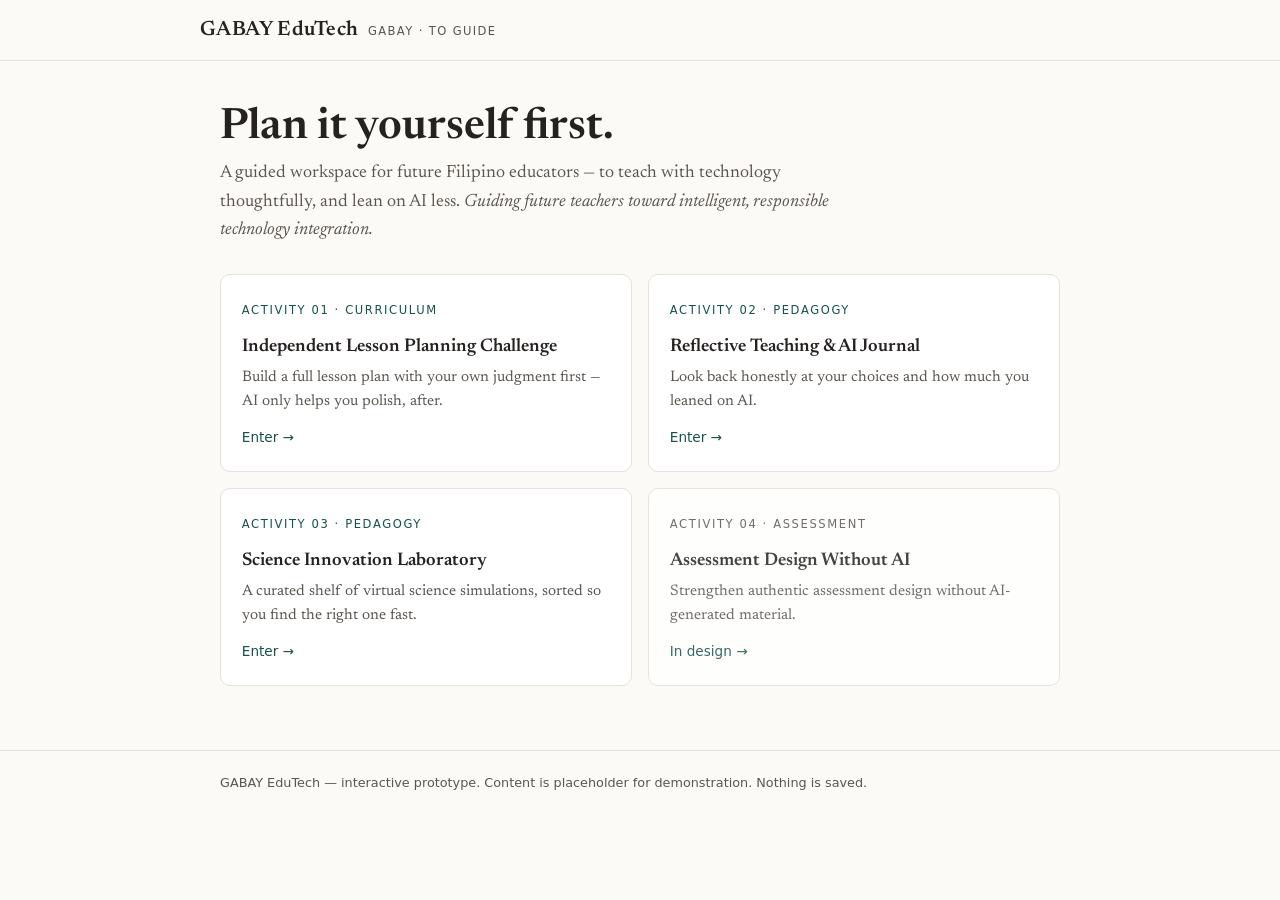
<file: Old versions/gabay-edutech-prototype.html>
<!DOCTYPE html>
<html lang="en">
<head>
<meta charset="UTF-8">
<meta name="viewport" content="width=device-width, initial-scale=1.0">
<title>GABAY EduTech — Prototype</title>
<link rel="preconnect" href="https://fonts.googleapis.com">
<link rel="preconnect" href="https://fonts.gstatic.com" crossorigin>
<link href="https://fonts.googleapis.com/css2?family=Newsreader:ital,opsz,wght@0,6..72,400;0,6..72,500;0,6..72,600;1,6..72,400&display=swap" rel="stylesheet">
<style>
  /* ---------- Design tokens: change these once, the whole site follows ---------- */
  :root{
    --paper:#FBFAF6;       /* warm off-white background */
    --surface:#FFFFFF;     /* cards */
    --ink:#262220;         /* main text (warm near-black) */
    --ink-soft:#5C554F;    /* secondary text */
    --line:#E7E1D6;        /* hairline borders */
    --accent:#1F6F66;      /* the single action colour: deep teal */
    --accent-soft:#E8F1EF; /* tinted surfaces tied to the accent */
    --accent-ink:#16514a;  /* accent text on light */
    --warn:#8A5A2B;        /* "not allowed" / caution */
    --maxread:65ch;        /* comfortable reading measure */
    --sp:1rem;             /* base spacing step */
    --radius:10px;
    --ui:system-ui,-apple-system,Segoe UI,Roboto,Helvetica,Arial,sans-serif;
    --serif:'Newsreader',Georgia,'Times New Roman',serif;
  }

  *{box-sizing:border-box}
  html{-webkit-text-size-adjust:100%}
  body{
    margin:0;background:var(--paper);color:var(--ink);
    font-family:var(--serif);font-size:18px;line-height:1.6;
    font-optical-sizing:auto;
  }
  /* UI chrome (nav, buttons, labels) uses the fast system sans */
  nav,button,.ui,label,input,select,textarea,.tag,.crumb{font-family:var(--ui)}

  a{color:var(--accent-ink);text-underline-offset:3px}
  a:focus-visible,button:focus-visible,input:focus-visible,textarea:focus-visible,select:focus-visible{
    outline:3px solid var(--accent);outline-offset:2px;border-radius:4px;
  }

  .skip{position:absolute;left:-999px;top:0;background:var(--accent);color:#fff;padding:.5rem .9rem;border-radius:0 0 8px 0;z-index:50}
  .skip:focus{left:0}

  /* ---------- Layout ---------- */
  .wrap{max-width:880px;margin:0 auto;padding:0 1.25rem}
  header.site{border-bottom:1px solid var(--line);background:var(--paper);position:sticky;top:0;z-index:20}
  .bar{display:flex;align-items:center;justify-content:space-between;gap:1rem;padding:.85rem 0}
  .brand{display:flex;align-items:baseline;gap:.6rem;text-decoration:none;color:var(--ink)}
  .brand .mark{font-family:var(--serif);font-weight:600;font-size:1.3rem;letter-spacing:.02em}
  .brand .mean{font-family:var(--ui);font-size:.72rem;color:var(--ink-soft);text-transform:uppercase;letter-spacing:.12em}
  .crumb{font-size:.85rem;color:var(--ink-soft)}
  .crumb a{color:var(--ink-soft)}
  .back{display:inline-flex;align-items:center;gap:.4rem;background:none;border:none;color:var(--accent-ink);
        font-size:.9rem;cursor:pointer;padding:.4rem 0}
  .back:hover{text-decoration:underline}

  main{padding:2.4rem 0 4rem;min-height:60vh}
  h1{font-weight:600;font-size:clamp(1.9rem,5vw,2.7rem);line-height:1.15;margin:.2rem 0 .4rem}
  h2{font-weight:600;font-size:1.35rem;margin:2.2rem 0 .6rem}
  h3{font-weight:600;font-size:1.08rem;margin:0}
  .lede{font-size:1.12rem;color:var(--ink-soft);max-width:var(--maxread);margin:.4rem 0 0}
  p,li{max-width:var(--maxread)}
  .motto{font-style:italic;color:var(--ink-soft)}

  /* ---------- Buttons ---------- */
  .btn{display:inline-flex;align-items:center;gap:.5rem;background:var(--accent);color:#fff;border:none;
       padding:.7rem 1.15rem;border-radius:8px;font-size:.95rem;cursor:pointer;text-decoration:none}
  .btn:hover{background:var(--accent-ink)}
  .btn.ghost{background:transparent;color:var(--accent-ink);border:1px solid var(--line)}
  .btn.ghost:hover{background:var(--accent-soft)}

  /* ---------- Home: activity cards ---------- */
  .cards{display:grid;grid-template-columns:1fr 1fr;gap:1rem;margin-top:1.8rem}
  @media(max-width:640px){.cards{grid-template-columns:1fr}}
  .card{display:block;text-decoration:none;color:inherit;background:var(--surface);border:1px solid var(--line);
        border-radius:var(--radius);padding:1.3rem 1.3rem 1.1rem;transition:transform .15s ease,box-shadow .15s ease,border-color .15s ease}
  .card:hover{transform:translateY(-2px);box-shadow:0 8px 24px rgba(38,34,32,.07);border-color:#d8d0c2}
  .card .idx{font-family:var(--ui);font-size:.72rem;letter-spacing:.14em;color:var(--accent-ink);text-transform:uppercase}
  .card h3{margin:.45rem 0 .3rem;font-size:1.15rem}
  .card p{font-size:.95rem;color:var(--ink-soft);margin:0}
  .card .go{font-family:var(--ui);font-size:.85rem;color:var(--accent-ink);margin-top:.8rem;display:inline-block}
  .card.soon{opacity:.85}
  .card.soon .idx{color:var(--ink-soft)}

  /* ---------- Stepped choices (activity hub) ---------- */
  .steps{list-style:none;padding:0;margin:1.6rem 0 0;max-width:var(--maxread)}
  .steps li{margin:0 0 .8rem}
  .step{display:flex;gap:1rem;align-items:flex-start;background:var(--surface);border:1px solid var(--line);
        border-radius:var(--radius);padding:1rem 1.1rem;text-decoration:none;color:inherit;transition:border-color .15s,background .15s}
  .step:hover{border-color:var(--accent);background:var(--accent-soft)}
  .step .n{flex:0 0 auto;width:1.9rem;height:1.9rem;border-radius:50%;background:var(--accent-soft);color:var(--accent-ink);
           font-family:var(--ui);font-weight:600;font-size:.9rem;display:grid;place-items:center}
  .step .t{font-weight:600}
  .step .d{font-family:var(--ui);font-size:.85rem;color:var(--ink-soft);margin-top:.15rem;display:block}

  /* ---------- Accordions (progressive disclosure) ---------- */
  .acc{border:1px solid var(--line);border-radius:var(--radius);overflow:hidden;margin-top:1rem;background:var(--surface)}
  .acc + .acc{margin-top:.6rem}
  .acc-btn{width:100%;display:flex;align-items:center;gap:.8rem;background:none;border:none;text-align:left;
           padding:1rem 1.1rem;cursor:pointer;font-size:1rem;color:var(--ink)}
  .acc-btn .num{font-family:var(--ui);font-size:.78rem;color:var(--accent-ink);min-width:1.6rem}
  .acc-btn .ttl{font-family:var(--serif);font-weight:600;flex:1}
  .acc-btn .chev{transition:transform .2s ease;color:var(--ink-soft)}
  .acc[open] .acc-btn .chev{transform:rotate(180deg)}
  .acc-body{padding:0 1.1rem 1.1rem 3.5rem}
  .acc-body p{margin:.2rem 0 .6rem;font-size:.98rem}
  .acc-body .k{font-family:var(--ui);font-size:.74rem;text-transform:uppercase;letter-spacing:.1em;color:var(--ink-soft)}
  .eg{background:var(--accent-soft);border-radius:8px;padding:.7rem .9rem;font-size:.95rem;margin-top:.3rem}

  /* ---------- Guidelines ---------- */
  .grid2{display:grid;grid-template-columns:1fr 1fr;gap:1rem;margin-top:1rem}
  @media(max-width:640px){.grid2{grid-template-columns:1fr}}
  .panel{border:1px solid var(--line);border-radius:var(--radius);padding:1.1rem 1.2rem;background:var(--surface)}
  .panel.ok{border-left:4px solid var(--accent)}
  .panel.no{border-left:4px solid var(--warn)}
  .panel h3{font-family:var(--ui);font-size:.78rem;letter-spacing:.1em;text-transform:uppercase;color:var(--ink-soft)}
  .panel ul{margin:.6rem 0 0;padding-left:1.1rem}
  .panel li{font-size:.95rem;margin:.3rem 0}

  /* ---------- Workspace form ---------- */
  .field{margin:1.1rem 0;max-width:var(--maxread)}
  label.lbl{display:block;font-size:.82rem;text-transform:uppercase;letter-spacing:.08em;color:var(--ink-soft);margin-bottom:.35rem}
  textarea,input[type=text]{width:100%;border:1px solid var(--line);border-radius:8px;padding:.7rem .8rem;
                            font-size:1rem;background:var(--surface);color:var(--ink);resize:vertical}
  textarea{min-height:3.4rem}
  .toggle{display:inline-flex;border:1px solid var(--line);border-radius:8px;overflow:hidden;margin-top:.2rem}
  .toggle button{background:var(--surface);border:none;padding:.55rem 1.1rem;cursor:pointer;font-size:.9rem;color:var(--ink-soft)}
  .toggle button[aria-pressed=true]{background:var(--accent);color:#fff}
  .phase{border:1px solid var(--line);border-radius:var(--radius);padding:1rem 1.1rem;margin:.7rem 0;background:var(--surface);max-width:var(--maxread)}
  .phase .ph-h{display:flex;align-items:center;gap:.6rem;margin-bottom:.6rem}
  .phase .ph-h .tag{font-size:.66rem;letter-spacing:.08em;text-transform:uppercase;background:var(--accent-soft);color:var(--accent-ink);padding:.18rem .5rem;border-radius:999px}
  .phase .ph-h .added{background:#F1E8DC;color:var(--warn)}
  .twocol{display:grid;grid-template-columns:1fr 1fr;gap:.7rem}
  @media(max-width:560px){.twocol{grid-template-columns:1fr}}
  .review{background:var(--accent-soft);border:1px solid #cfe3df;border-radius:var(--radius);padding:1.1rem 1.2rem;margin-top:1.4rem;max-width:var(--maxread)}
  .review h3{font-family:var(--ui);font-size:.85rem;text-transform:uppercase;letter-spacing:.08em;color:var(--accent-ink)}
  .review pre{white-space:pre-wrap;font-family:var(--ui);font-size:.9rem;color:var(--ink);margin:.5rem 0 0;line-height:1.5}

  /* ---------- Lab: tabs + filter ---------- */
  .tabs{display:flex;flex-wrap:wrap;gap:.5rem;margin-top:1.2rem}
  .tab{background:var(--surface);border:1px solid var(--line);border-radius:999px;padding:.45rem 1rem;font-size:.88rem;cursor:pointer;color:var(--ink-soft)}
  .tab[aria-pressed=true]{background:var(--accent);color:#fff;border-color:var(--accent)}
  .search{margin-top:1rem;max-width:var(--maxread)}
  .simlist{margin-top:1rem;display:grid;gap:.6rem}
  .sim{border:1px solid var(--line);border-radius:var(--radius);padding:.9rem 1.1rem;background:var(--surface)}
  .sim h3{font-size:1.02rem}
  .sim p{font-size:.9rem;color:var(--ink-soft);margin:.2rem 0 .5rem}
  .sim a{font-family:var(--ui);font-size:.85rem}
  .muted{color:var(--ink-soft);font-size:.9rem}

  /* ---------- Journal self-assessment ---------- */
  .rate{display:flex;align-items:center;justify-content:space-between;gap:1rem;border-bottom:1px solid var(--line);padding:.8rem 0;max-width:var(--maxread)}
  .rate:last-child{border-bottom:none}
  .rate .q{font-size:.98rem}
  .scale{display:inline-flex;gap:.3rem;flex:0 0 auto}
  .scale label{cursor:pointer}
  .scale input{position:absolute;opacity:0;width:0;height:0}
  .dot{width:1.9rem;height:1.9rem;border:1px solid var(--line);border-radius:8px;display:grid;place-items:center;font-size:.85rem;color:var(--ink-soft)}
  .scale input:checked + .dot{background:var(--accent);color:#fff;border-color:var(--accent)}
  .scale input:focus-visible + .dot{outline:3px solid var(--accent);outline-offset:2px}

  .note{background:#F4F0E8;border-radius:var(--radius);padding:1rem 1.2rem;font-size:.95rem;color:var(--ink-soft);max-width:var(--maxread);margin-top:1.4rem}

  /* ---------- PDF export document ---------- */
  .print-doc{background:#fff;border:1px solid var(--line);border-radius:var(--radius);padding:2.2rem 2.4rem;max-width:780px;margin:0 auto;color:#111;box-shadow:0 8px 30px rgba(38,34,32,.06)}
  .pd-head{border-bottom:2px solid #111;padding-bottom:.6rem;margin-bottom:1.1rem}
  .pd-title{font-size:1.7rem;margin:0;border:none}
  .pd-meta{font-family:var(--ui);color:#444;margin:.35rem 0 0;font-size:.95rem}
  .pd-h{font-size:1.05rem;border-bottom:1px solid var(--line);padding-bottom:.2rem;margin:1.4rem 0 .5rem}
  .pd-strat{font-family:var(--ui);font-size:.78rem;color:var(--ink-soft)}
  .pd-table{width:100%;border-collapse:collapse;margin:.3rem 0;font-size:.95rem}
  .pd-table th,.pd-table td{border:1px solid var(--line);padding:.5rem .6rem;text-align:left;vertical-align:top}
  .pd-table tbody th{width:9rem;font-family:var(--ui);font-weight:600;background:#faf8f3}
  .pd-table.proc thead th{background:#f1ede4;font-family:var(--ui);font-size:.82rem;letter-spacing:.04em}
  .pd-table.proc th:first-child{width:7rem;font-family:var(--ui)}
  @media print{
    @page{margin:16mm}
    header.site,footer,#back-slot,.no-print,.crumb{display:none!important}
    main{padding:0}.wrap{max-width:none;padding:0}
    body{background:#fff;font-size:12pt}
    .print-doc{border:none;box-shadow:none;padding:0;max-width:none}
    .pd-table tr{break-inside:avoid}
    #app{animation:none}
  }

  /* ---------- gentle view-enter motion ---------- */
  #app{animation:rise .35s ease both}
  @keyframes rise{from{opacity:0;transform:translateY(8px)}to{opacity:1;transform:none}}
  @media(prefers-reduced-motion:reduce){
    #app,.card{animation:none;transition:none}
  }
  footer{border-top:1px solid var(--line);padding:1.4rem 0;color:var(--ink-soft);font-family:var(--ui);font-size:.8rem}
</style>
</head>
<body>
<a href="#main" class="skip">Skip to content</a>

<header class="site">
  <div class="wrap bar">
    <a class="brand" href="#/" aria-label="GABAY EduTech home">
      <span class="mark">GABAY EduTech</span>
      <span class="mean">gabay · to guide</span>
    </a>
    <span class="crumb ui" id="crumb" aria-live="polite"></span>
  </div>
</header>

<main id="main">
  <div class="wrap">
    <div id="back-slot"></div>
    <div id="app"></div>
  </div>
</main>

<footer><div class="wrap">GABAY EduTech — interactive prototype. Content is placeholder for demonstration. Nothing is saved.</div></footer>

<script>
/* =====================================================================
   CONTENT (data) — kept separate from layout so your group can edit
   this block without touching any HTML/CSS.
   ===================================================================== */
const DATA = {
  activities:[
    {id:'lpc', idx:'Activity 01 · Curriculum', title:'Independent Lesson Planning Challenge',
     blurb:'Build a full lesson plan with your own judgment first — AI only helps you polish, after.', go:true},
    {id:'journal', idx:'Activity 02 · Pedagogy', title:'Reflective Teaching & AI Journal',
     blurb:'Look back honestly at your choices and how much you leaned on AI.', go:true},
    {id:'lab', idx:'Activity 03 · Pedagogy', title:'Science Innovation Laboratory',
     blurb:'A curated shelf of virtual science simulations, sorted so you find the right one fast.', go:true},
    {id:'assessment', idx:'Activity 04 · Assessment', title:'Assessment Design Without AI', soon:true,
     blurb:'Strengthen authentic assessment design without AI-generated material.', go:true},
  ],
  elements:[
    {t:'Learning Outcomes', d:'What learners should know and demonstrate after instruction.', p:'Keeps the lesson aligned to curriculum standards and MELCs.', e:'Learners demonstrate understanding of the particle nature of matter.'},
    {t:'Objectives', d:'Specific targets for the end of the lesson, across the cognitive, affective, and psychomotor domains (Bloom\u2019s).', p:'Turns broad outcomes into measurable, lesson-sized goals.', e:'At the end of the lesson, learners can explain the states of matter.'},
    {t:'Topic', d:'The subject matter and subtopic in focus.', p:'Sets the boundary of what the lesson covers.', e:'Science 7 \u2014 States of Matter \u2014 Changes in States.'},
    {t:'References', d:'The sources used to prepare the lesson.', p:'Keeps content accurate and academically honest.', e:'K\u201312 Guide, MATATAG Curriculum, DepEd modules.'},
    {t:'Instructional Materials', d:'Tools and resources used during teaching, traditional and digital.', p:'Supports engagement and clearer understanding.', e:'Charts, flashcards \u2014 plus slides, videos, simulations.'},
    {t:'Learning Activities', d:'Structured tasks that help learners reach the objectives.', p:'Drives participation and higher-order thinking.', e:'Group discussion, experiment, reflection journal.'},
    {t:'Concept', d:'The core idea or principle being taught.', p:'Gives the lesson a single conceptual focus.', e:'Matter changes state with temperature and particle arrangement.'},
    {t:'Skills to Develop', d:'The cognitive, technological, and social skills the lesson builds.', p:'Connects the lesson to 21st-century learning.', e:'Critical thinking, digital literacy, collaboration.'},
    {t:'Values Integration', d:'Moral, ethical, and social values woven into the lesson.', p:'Supports character formation alongside content.', e:'Environmental stewardship during an ecology lesson.'},
    {t:'Methodology', d:'The teaching approach used to deliver the lesson.', p:'Shapes how learners engage with the content.', e:'Inquiry-based, problem-based, or project-based learning.'},
    {t:'Strategy Applied', d:'The lesson framework that structures delivery \u2014 5Es or 7Es.', p:'Sequences the lesson into clear instructional phases.', e:'You choose 5Es or 7Es in the workspace.'},
  ],
  phases:[
    {k:'Greetings', fivesToo:true, added:false},
    {k:'Opening Prayer', fivesToo:true, added:false},
    {k:'Recall', fivesToo:true, added:false},
    {k:'Elicit', fivesToo:false, added:true, hint:'Surface what learners already know.'},
    {k:'Engage', fivesToo:true, added:false, hint:'Spark curiosity and interest.'},
    {k:'Explore', fivesToo:true, added:false, hint:'Investigate hands-on; you facilitate.'},
    {k:'Explain', fivesToo:true, added:false, hint:'Clarify findings; introduce terms.'},
    {k:'Elaborate', fivesToo:true, added:false, hint:'Apply the concept to new situations.'},
    {k:'Extend', fivesToo:false, added:true, hint:'Carry learning beyond the classroom.'},
    {k:'Evaluate', fivesToo:true, added:false, hint:'Measure understanding.'},
  ],
  guidelines:{
    rules:['Draft the lesson plan independently first.','Use your own strategies and classroom examples.','Integrate technology meaningfully, not excessively.','Reflect on your planning decisions afterward.'],
    ok:['Grammar checking','Formatting','Idea refinement','Reflection support'],
    no:['Fully AI-generated lesson plans','Copy-pasted AI output','AI-made assessments used without modification'],
  },
  sims:{
    'Physics':[
      {n:'PhET Physics', u:'Mechanics, waves, circuits, energy', url:'https://phet.colorado.edu'},
      {n:'oPhysics', u:'Interactive physics demonstrations', url:'https://ophysics.com'},
      {n:'Falstad Applets', u:'Circuits, waves, optics, electromagnetism', url:'https://falstad.com'},
      {n:'myPhysicsLab', u:'Real-time mechanics simulations', url:'https://myphysicslab.com'},
      {n:'CK-12 Simulations', u:'Real-world physics simulations', url:'https://interactives.ck12.org'},
    ],
    'Chemistry':[
      {n:'ChemCollective', u:'Authentic virtual chemistry lab tasks', url:'https://chemcollective.org'},
      {n:'PhET Chemistry', u:'Molecules, reactions, pH, concentration', url:'https://phet.colorado.edu'},
      {n:'MolView', u:'3D molecular visualization', url:'https://molview.org'},
      {n:'LibreTexts', u:'Chemistry tutorials and simulations', url:'https://chem.libretexts.org'},
      {n:'PraxiLabs', u:'Virtual chemistry laboratory simulations', url:'https://praxilabs.com'},
    ],
    'Biology':[
      {n:'HHMI BioInteractive', u:'Biology virtual labs and models', url:'https://www.biointeractive.org'},
      {n:'LabXchange', u:'Free science platform from Harvard', url:'https://www.labxchange.org'},
      {n:'Concord Consortium', u:'Visual biology simulations', url:'https://learn.concord.org'},
      {n:'Virtual Biology Lab', u:'Inquiry-based biology models', url:'https://virtualbiologylab.org'},
      {n:'Connected Biology', u:'Genetics, evolution, multi-level models', url:'https://connectedbio.org'},
    ],
    'Earth Science':[
      {n:'PhET Earth & Space', u:'Earth and space science simulations', url:'https://phet.colorado.edu'},
      {n:'NASA Sea Level Portal', u:'Glaciers, ice sheets, sea level', url:'https://sealevel.nasa.gov'},
      {n:'UCAR SciEd', u:'Weather, climate, atmosphere', url:'https://scied.ucar.edu'},
      {n:'Nat Geo Education', u:'Tectonics, climate, Earth systems', url:'https://education.nationalgeographic.org'},
      {n:'PBS LearningMedia', u:'Plate boundaries, earthquakes, volcanoes', url:'https://www.pbslearningmedia.org'},
    ],
  },
  journal:[
    {h:'Learning Experience', qs:['What important concepts did you learn from the planning session?','What was hardest about planning independently, and why?']},
    {h:'Lesson Planning', qs:['How did you choose your teaching strategies and activities?','How did your objectives align with curriculum competencies?']},
    {h:'Responsible AI Use', qs:['Did you use AI tools? If so, how?','Which parts did you complete without any AI help?']},
  ],
  indicators:[
    'I created original instructional ideas independently.',
    'I aligned my lesson with curriculum competencies.',
    'I integrated technology meaningfully.',
    'I minimized overdependence on AI tools.',
    'I reflected critically on my teaching decisions.',
    'I practiced responsible and ethical AI use.',
  ],
};

/* in-memory state only — nothing persists (matches the "in-page for now" choice) */
const state = { strategy:'7es', ws:{}, lab:'Physics', labq:'', ratings:{} };

/* =====================================================================
   Tiny helpers
   ===================================================================== */
const esc = s => String(s).replace(/[&<>"]/g,c=>({'&':'&amp;','<':'&lt;','>':'&gt;','"':'&quot;'}[c]));
const app = document.getElementById('app');
const crumbEl = document.getElementById('crumb');
const backSlot = document.getElementById('back-slot');

/* =====================================================================
   Views — each returns an HTML string built from DATA
   ===================================================================== */
function vHome(){
  return `
  <h1>Plan it yourself first.</h1>
  <p class="lede">A guided workspace for future Filipino educators \u2014 to teach with technology thoughtfully, and lean on AI less. <span class="motto">Guiding future teachers toward intelligent, responsible technology integration.</span></p>
  <div class="cards">
    ${DATA.activities.map(a=>`
      <a class="card ${a.soon?'soon':''}" href="#/${a.id}">
        <span class="idx">${esc(a.idx)}</span>
        <h3>${esc(a.title)}</h3>
        <p>${esc(a.blurb)}</p>
        <span class="go">${a.soon?'In design \u2192':'Enter \u2192'}</span>
      </a>`).join('')}
  </div>`;
}

function vLpc(){
  return `
  <h1>Independent Lesson Planning Challenge</h1>
  <p class="lede">Create a lesson plan using your own pedagogical understanding before consulting any AI tool. Take it one step at a time.</p>
  <ol class="steps" aria-label="Steps in this challenge">
    <li><a class="step" href="#/lpc/learn"><span class="n">1</span><span><span class="t">Learn the elements</span><span class="d">The 11 parts of a lesson plan, explained briefly.</span></span></a></li>
    <li><a class="step" href="#/lpc/guidelines"><span class="n">2</span><span><span class="t">Read the guidelines</span><span class="d">What\u2019s expected, and where AI is allowed.</span></span></a></li>
    <li><a class="step" href="#/lpc/workspace"><span class="n">3</span><span><span class="t">Open the workspace</span><span class="d">Draft your plan. Choose 5Es or 7Es.</span></span></a></li>
  </ol>`;
}

function vLearn(){
  return `
  <h1>Elements of a lesson plan</h1>
  <p class="lede">Aligned with the K\u201312 and MATATAG frameworks. Tap any element to expand it \u2014 nothing is forced on you at once.</p>
  ${DATA.elements.map((el,i)=>`
    <details class="acc">
      <summary class="acc-btn">
        <span class="num">${String(i+1).padStart(2,'0')}</span>
        <span class="ttl">${esc(el.t)}</span>
        <span class="chev" aria-hidden="true">\u25be</span>
      </summary>
      <div class="acc-body">
        <p>${esc(el.d)}</p>
        <p class="k">Why it matters</p><p>${esc(el.p)}</p>
        <p class="k">Example</p><div class="eg">${esc(el.e)}</div>
      </div>
    </details>`).join('')}
  <div style="margin-top:1.6rem"><a class="btn" href="#/lpc/workspace">Go to the workspace \u2192</a></div>`;
}

function vGuidelines(){
  const g=DATA.guidelines;
  return `
  <h1>Challenge guidelines</h1>
  <p class="lede">The point is to build your own judgment. AI is a helper for later, not the author.</p>
  <ol class="steps" style="margin-top:1rem">
    ${g.rules.map((r,i)=>`<li><div class="step" style="cursor:default"><span class="n">${i+1}</span><span class="t">${esc(r)}</span></div></li>`).join('')}
  </ol>
  <div class="grid2">
    <div class="panel ok"><h3>AI allowed \u2014 after your draft</h3><ul>${g.ok.map(x=>`<li>${esc(x)}</li>`).join('')}</ul></div>
    <div class="panel no"><h3>Not allowed</h3><ul>${g.no.map(x=>`<li>${esc(x)}</li>`).join('')}</ul></div>
  </div>
  <div style="margin-top:1.6rem"><a class="btn" href="#/lpc/workspace">Start drafting \u2192</a></div>`;
}

function field(id,label,ph){
  return `<div class="field"><label class="lbl" for="${id}">${esc(label)}</label>
    <textarea id="${id}" data-ws="${id}" placeholder="${esc(ph||'')}">${esc(state.ws[id]||'')}</textarea></div>`;
}

function vWorkspace(){
  const phases = DATA.phases.filter(p=> state.strategy==='7es' ? true : p.fivesToo);
  return `
  <h1>Lesson planning workspace</h1>
  <p class="lede">Draft your plan below. Switch strategy and the procedure updates \u2014 only the phases you need appear.</p>

  <h2>Lesson details</h2>
  <div class="twocol">
    <div class="field"><label class="lbl" for="name">Teacher\u2019s name</label><input type="text" id="name" data-ws="name" value="${esc(state.ws.name||'')}"></div>
    <div class="field"><label class="lbl" for="grade">Grade &amp; subject</label><input type="text" id="grade" data-ws="grade" value="${esc(state.ws.grade||'')}"></div>
  </div>

  <h2>Outcomes &amp; objectives</h2>
  ${field('outcomes','Learning Outcomes','What should learners know or demonstrate?')}
  ${field('cog','Objective \u2014 Cognitive (thinking)','e.g., explain the states of matter')}
  ${field('aff','Objective \u2014 Affective (attitude)','e.g., appreciate water conservation')}
  ${field('psy','Objective \u2014 Psychomotor (skill)','e.g., demonstrate proper lab procedure')}

  <h2>Subject matter</h2>
  ${field('topic','Topic','e.g., Science 7 \u2014 States of Matter')}
  ${field('materials','Instructional materials','Charts, slides, simulations\u2026')}
  ${field('values','Values integration','e.g., environmental stewardship')}

  <h2>Strategy</h2>
  <div class="field">
    <label class="lbl">Choose your lesson framework</label>
    <div class="toggle" role="group" aria-label="Lesson strategy">
      <button data-strat="5es" aria-pressed="${state.strategy==='5es'}">5Es</button>
      <button data-strat="7es" aria-pressed="${state.strategy==='7es'}">7Es</button>
    </div>
    <p class="muted" style="margin:.5rem 0 0">${state.strategy==='7es'
      ? '7Es adds Elicit (front) and Extend (back) for prior knowledge and transfer.'
      : '5Es is the core sequence. Switch to 7Es to add Elicit and Extend.'}</p>
  </div>

  <h2>Procedure</h2>
  ${phases.map(p=>`
    <div class="phase">
      <div class="ph-h"><h3>${esc(p.k)}</h3>${p.added?'<span class="tag added">7Es only</span>':''}</div>
      ${p.hint?`<p class="muted" style="margin:.1rem 0 .6rem">${esc(p.hint)}</p>`:''}
      <div class="twocol">
        <div><label class="lbl" for="t_${p.k}">Teacher\u2019s activity</label><textarea id="t_${p.k}" data-ws="t_${p.k}">${esc(state.ws['t_'+p.k]||'')}</textarea></div>
        <div><label class="lbl" for="s_${p.k}">Student\u2019s activity</label><textarea id="s_${p.k}" data-ws="s_${p.k}">${esc(state.ws['s_'+p.k]||'')}</textarea></div>
      </div>
    </div>`).join('')}

  <div style="margin-top:1rem;display:flex;gap:.6rem;flex-wrap:wrap">
    <a class="btn" href="#/lpc/export">Export to PDF</a>
    <button class="btn ghost" id="review-btn">Review my draft</button>
  </div>
  <div id="review"></div>`;
}

function vExport(){
  const w=state.ws;
  const phases=DATA.phases.filter(p=>state.strategy==='7es'||p.fivesToo);
  return `
  <div class="no-print" style="display:flex;gap:.6rem;flex-wrap:wrap;margin-bottom:1rem">
    <button class="btn" id="do-print">Save as PDF</button>
    <a class="btn ghost" href="#/lpc/workspace">\u2190 Back to editing</a>
  </div>
  <p class="muted no-print" style="margin-bottom:1.4rem">This is exactly what your PDF will contain. \u201cSave as PDF\u201d opens your browser\u2019s print dialog \u2014 pick \u201cSave as PDF\u201d as the destination.</p>
  <div class="print-doc">
    <header class="pd-head">
      <h1 class="pd-title">Lesson Plan</h1>
      <p class="pd-meta">${esc(w.name||'\u2014')} &nbsp;\u00b7&nbsp; ${esc(w.grade||'\u2014')}</p>
    </header>
    <h2 class="pd-h">I. Learning Outcomes</h2>
    <p>${esc(w.outcomes||'\u2014')}</p>
    <h2 class="pd-h">II. Objectives</h2>
    <table class="pd-table"><tbody>
      <tr><th>Cognitive</th><td>${esc(w.cog||'\u2014')}</td></tr>
      <tr><th>Affective</th><td>${esc(w.aff||'\u2014')}</td></tr>
      <tr><th>Psychomotor</th><td>${esc(w.psy||'\u2014')}</td></tr>
    </tbody></table>
    <h2 class="pd-h">III. Subject Matter</h2>
    <table class="pd-table"><tbody>
      <tr><th>Topic</th><td>${esc(w.topic||'\u2014')}</td></tr>
      <tr><th>Instructional materials</th><td>${esc(w.materials||'\u2014')}</td></tr>
      <tr><th>Values integration</th><td>${esc(w.values||'\u2014')}</td></tr>
    </tbody></table>
    <h2 class="pd-h">IV. Procedure <span class="pd-strat">(${state.strategy.toUpperCase()})</span></h2>
    <table class="pd-table proc">
      <thead><tr><th>Phase</th><th>Teacher\u2019s activity</th><th>Student\u2019s activity</th></tr></thead>
      <tbody>
        ${phases.map(p=>`<tr><th>${esc(p.k)}</th><td>${esc(w['t_'+p.k]||'\u2014')}</td><td>${esc(w['s_'+p.k]||'\u2014')}</td></tr>`).join('')}
      </tbody>
    </table>
  </div>`;
}

function vLab(){
  const subjects=Object.keys(DATA.sims);
  const q=state.labq.trim().toLowerCase();
  let list=DATA.sims[state.lab].map(s=>({...s,subject:state.lab}));
  if(q){ list=subjects.flatMap(sub=>DATA.sims[sub].map(s=>({...s,subject:sub})))
                      .filter(s=>(s.n+' '+s.u+' '+s.subject).toLowerCase().includes(q)); }
  return `
  <h1>Science Innovation Laboratory</h1>
  <p class="lede">Virtual simulations make abstract science visible and safe to explore. Pick a subject \u2014 you only see what\u2019s relevant.</p>
  <div class="tabs" role="group" aria-label="Subject">
    ${subjects.map(s=>`<button class="tab" data-tab="${esc(s)}" aria-pressed="${!q&&state.lab===s}">${esc(s)}</button>`).join('')}
  </div>
  <div class="search"><label class="lbl" for="sim-q">Search all simulations</label>
    <input type="text" id="sim-q" placeholder="e.g., circuits, genetics, climate" value="${esc(state.labq)}"></div>
  <p class="muted" style="margin-top:.9rem">${q?`Showing matches for \u201c${esc(state.labq)}\u201d across all subjects.`:`Showing ${esc(state.lab)} \u00b7 a sample of the full directory.`}</p>
  <div class="simlist">
    ${list.length?list.map(s=>`
      <div class="sim"><h3>${esc(s.n)} ${q?`<span class="muted">\u00b7 ${esc(s.subject)}</span>`:''}</h3>
        <p>${esc(s.u)}</p><a href="${esc(s.url)}" target="_blank" rel="noopener">Open simulation \u2197</a></div>`).join('')
      :`<p class="muted">No matches. Try another word.</p>`}
  </div>`;
}

function vJournal(){
  return `
  <h1>Reflective Teaching &amp; AI Journal</h1>
  <p class="lede">Reflect, learn, and grow. Honest reflection is where the independent thinking sticks.</p>
  ${DATA.journal.map(sec=>`
    <h2>${esc(sec.h)}</h2>
    ${sec.qs.map((q,i)=>field('j_'+esc(sec.h)+i, q, 'Write a sentence or two\u2026')).join('')}
  `).join('')}
  <h2>Self-assessment</h2>
  <p class="muted">Rate honestly: 1 = strongly disagree, 5 = strongly agree.</p>
  <div style="margin-top:.6rem">
    ${DATA.indicators.map((ind,i)=>`
      <div class="rate"><span class="q">${esc(ind)}</span>
        <span class="scale" role="radiogroup" aria-label="${esc(ind)}">
          ${[1,2,3,4,5].map(n=>`<label><input type="radio" name="ind${i}" value="${n}"><span class="dot">${n}</span></label>`).join('')}
        </span></div>`).join('')}
  </div>
  <div style="margin-top:1.4rem;display:flex;gap:.6rem;flex-wrap:wrap">
    <a class="btn" href="#/journal/export">Export to PDF</a>
    <button class="btn ghost" id="j-done">Finish reflection</button>
  </div>
  <div id="j-msg"></div>`;
}

function vJournalExport(){
  const w=state.ws, r=state.ratings||{};
  return `
  <div class="no-print" style="display:flex;gap:.6rem;flex-wrap:wrap;margin-bottom:1rem">
    <button class="btn" id="do-print">Save as PDF</button>
    <a class="btn ghost" href="#/journal">\u2190 Back to journal</a>
  </div>
  <p class="muted no-print" style="margin-bottom:1.4rem">\u201cSave as PDF\u201d opens your browser\u2019s print dialog \u2014 pick \u201cSave as PDF\u201d as the destination.</p>
  <div class="print-doc">
    <header class="pd-head"><h1 class="pd-title">Reflective Teaching Journal</h1></header>
    ${DATA.journal.map(sec=>`
      <h2 class="pd-h">${esc(sec.h)}</h2>
      ${sec.qs.map((q,i)=>`<p style="font-family:var(--ui);font-size:.84rem;color:#555;margin:.7rem 0 .15rem">${esc(q)}</p><p style="margin:0">${esc(w['j_'+sec.h+i]||'\u2014')}</p>`).join('')}
    `).join('')}
    <h2 class="pd-h">Self-assessment</h2>
    <table class="pd-table"><tbody>
      ${DATA.indicators.map((ind,i)=>`<tr><th style="width:auto;background:#faf8f3">${esc(ind)}</th><td style="width:3.5rem;text-align:center;font-weight:600">${esc(r['ind'+i]||'\u2014')}</td></tr>`).join('')}
    </tbody></table>
  </div>`;
}

function vAssessment(){
  return `
  <h1>Assessment Design Without AI</h1>
  <p class="lede">This activity has a clear goal but isn\u2019t built yet.</p>
  <div class="note">
    In the research output, this activity is defined by its objective \u2014 strengthen authentic
    assessment-design skills and reduce reliance on AI-generated assessment material \u2014 but it
    has no detailed content or screens yet. Rather than fake it, the prototype shows it honestly
    as <strong>in design</strong>. It\u2019s the next thing for your group to flesh out, and it can
    reuse the same patterns you see here: a short learning section, clear guidelines, and a workspace.
  </div>
  <div style="margin-top:1.6rem"><a class="btn ghost" href="#/">\u2190 Back to all activities</a></div>`;
}

/* =====================================================================
   Router
   ===================================================================== */
const routes={
  '': {v:vHome, crumb:''},
  'lpc': {v:vLpc, crumb:'Lesson Planning'},
  'lpc/learn': {v:vLearn, crumb:'Lesson Planning · Learn'},
  'lpc/guidelines': {v:vGuidelines, crumb:'Lesson Planning · Guidelines'},
  'lpc/workspace': {v:vWorkspace, crumb:'Lesson Planning · Workspace'},
  'lpc/export': {v:vExport, crumb:'Lesson Planning · Export'},
  'lab': {v:vLab, crumb:'Science Laboratory'},
  'journal': {v:vJournal, crumb:'Reflective Journal'},
  'journal/export': {v:vJournalExport, crumb:'Reflective Journal · Export'},
  'assessment': {v:vAssessment, crumb:'Assessment Design'},
};

function parentOf(path){
  if(path==='lpc/export') return 'lpc/workspace';
  if(path==='journal/export') return 'journal';
  if(path.startsWith('lpc/')) return 'lpc';
  if(path) return '';
  return null;
}

function render(){
  const path=(location.hash.replace(/^#\/?/,'')||'').replace(/\/$/,'');
  const r=routes[path]||routes[''];
  app.innerHTML=r.v();
  crumbEl.textContent=r.crumb||'';
  // back affordance
  const parent=parentOf(path);
  backSlot.innerHTML = parent===null ? '' :
    `<button class="back" id="back">\u2190 Back</button>`;
  if(parent!==null){
    document.getElementById('back').onclick=()=>{ location.hash = parent==='' ? '#/' : '#/'+parent; };
  }
  bind(path);
  window.scrollTo({top:0});
}

/* attach behaviour after each render */
function bind(path){
  // home/activity cards & step links work as plain anchors — nothing to bind.

  if(path==='lpc/workspace'){
    app.querySelectorAll('[data-ws]').forEach(t=>{
      t.addEventListener('input',e=>{ state.ws[e.target.dataset.ws]=e.target.value; });
    });
    app.querySelectorAll('[data-strat]').forEach(b=>{
      b.addEventListener('click',()=>{ state.strategy=b.dataset.strat; render(); });
    });
    const rb=document.getElementById('review-btn');
    rb.addEventListener('click',()=>{
      const w=state.ws, lines=[];
      if(w.outcomes) lines.push('Outcomes: '+w.outcomes);
      if(w.topic) lines.push('Topic: '+w.topic);
      ['cog','aff','psy'].forEach(k=>{ if(w[k]) lines.push(({cog:'Cognitive',aff:'Affective',psy:'Psychomotor'}[k])+': '+w[k]); });
      const filled=DATA.phases.filter(p=>state.strategy==='7es'||p.fivesToo)
        .filter(p=>w['t_'+p.k]||w['s_'+p.k]).map(p=>p.k);
      lines.push('Strategy: '+state.strategy.toUpperCase());
      lines.push('Phases drafted: '+(filled.length?filled.join(', '):'none yet'));
      document.getElementById('review').innerHTML=
        `<div class="review"><h3>Your draft so far</h3><pre>${esc(lines.join('\n'))||'Nothing entered yet.'}</pre>
         <p class="muted" style="margin:.6rem 0 0">Happy with it? Use \u201cExport to PDF\u201d above to save the finished plan.</p></div>`;
      document.getElementById('review').scrollIntoView({behavior:'smooth',block:'nearest'});
    });
  }

  if(path==='lab'){
    app.querySelectorAll('[data-tab]').forEach(b=>{
      b.addEventListener('click',()=>{ state.lab=b.dataset.tab; state.labq=''; render(); });
    });
    const q=document.getElementById('sim-q');
    q.addEventListener('input',e=>{
      state.labq=e.target.value;
      // re-render just the list without losing focus
      const tmp=document.createElement('div'); tmp.innerHTML=vLab();
      app.querySelector('.simlist').replaceWith(tmp.querySelector('.simlist'));
      app.querySelector('.muted').replaceWith(tmp.querySelector('.muted'));
      app.querySelectorAll('.tab').forEach(t=>t.setAttribute('aria-pressed', String(!state.labq && state.lab===t.dataset.tab)));
    });
  }

  if(path==='journal'){
    app.querySelectorAll('[data-ws]').forEach(t=>{
      t.addEventListener('input',e=>{ state.ws[e.target.dataset.ws]=e.target.value; });
    });
    app.querySelectorAll('.scale input').forEach(radio=>{
      if(state.ratings[radio.name]===radio.value) radio.checked=true;
      radio.addEventListener('change',e=>{ state.ratings[e.target.name]=e.target.value; });
    });
    document.getElementById('j-done').addEventListener('click',()=>{
      document.getElementById('j-msg').innerHTML=
        `<div class="note" style="background:var(--accent-soft);color:var(--accent-ink)">Reflection complete. Use \u201cExport to PDF\u201d to keep this entry or hand it to your instructor.</div>`;
      document.getElementById('j-msg').scrollIntoView({behavior:'smooth',block:'nearest'});
    });
  }

  if(path==='lpc/export'||path==='journal/export'){
    const b=document.getElementById('do-print');
    if(b) b.addEventListener('click',()=>{ try{ window.print(); }catch(e){} });
  }
}

window.addEventListener('hashchange',render);
if(!location.hash) location.hash='#/';
render();
</script>
</body>
</html>
</file>
<file: style.css>
/* ================================================================
   GABAY EduTech - Stylesheet
   Sections (Ctrl+F to jump):
     1. Design Tokens      colors, fonts, sizing
     2. Reset              box-model and base defaults
     3. Accessibility      skip link, focus ring
     4. Login              the entry screen
     5. Layout Shell       sidebar + content panel
     6. Sidebar            nav, accordion, footer
     7. Mobile Bar         hamburger header on small screens
     8. Course Header      progress bar inside modules
     9. Typography         headings, body, utility classes
    10. Buttons            primary, ghost, block, small
    11. Form Fields        inputs, textareas, labels
    12. Dashboard          home after login
    13. Step Screens       one topic at a time
    14. Workspace          the lesson plan form
    15. Self-Assessment    rating rows in the journal
    16. Complete Screen    end-of-module moment
    17. Science Lab        subject tabs and sim cards
    18. About              research info page
    19. Export / Print     print-safe PDF layout
    20. Quit Modal         confirmation dialog
    21. Scroll FAB         floating scroll button
    22. Responsive         tablet and mobile
   ================================================================ */


/* ================================================================
   1. DESIGN TOKENS
   Change a value here and it updates everywhere on the site.
   ================================================================ */
:root {
  /* --- Backgrounds --- */
  --bg:         #221F1B;  /* Main page background */
  --bg-sidebar: #1A1917;  /* Sidebar (slightly darker for depth) */
  --bg-surface: #2B2720;  /* Cards, elevated surfaces */
  --bg-hover:   #332E27;  /* Hover state on interactive items */
  --bg-input:   #1E1B18;  /* Input backgrounds */

  /* --- Accents --- */
  --accent:      #78CFC5; /* Primary teal: buttons, active states */
  --accent-dim:  #5BADA3; /* Teal on hover */
  --accent-glow: rgba(120,207,197,0.12); /* Focus glow */
  --accent2:     #D79A6B; /* Warm amber: tags, highlights */
  --accent2-dim: #B8805A; /* Amber on hover */

  /* --- Text (all pass WCAG AA on --bg) --- */
  --text:       #F5F2EC;  /* Primary: 14.8:1 contrast */
  --text-soft:  #C6B8A8;  /* Secondary: 8.4:1 contrast */
  --text-dim:   #7A6E62;  /* Placeholders, subtle labels */
  --text-on-accent: #1A1917; /* Dark text on teal buttons */

  /* --- Borders --- */
  --border:      #3A352F;
  --border-soft: #2D2924;

  /* --- Typography --- */
  --font-heading: 'Playfair Display', Georgia, 'Times New Roman', serif;
  --font-body:    'Source Serif 4', Georgia, 'Times New Roman', serif;
  --font-ui:      system-ui, -apple-system, 'Segoe UI', Roboto, sans-serif;

  /* --- Layout --- */
  --sidebar-w:  252px;
  --content-max: 660px;
  --radius:     12px;
  --radius-sm:  8px;
  --radius-pill: 999px;
}


/* ================================================================
   2. RESET
   ================================================================ */
*, *::before, *::after { box-sizing: border-box; margin: 0; padding: 0; }

html {
  height: 100%;
  -webkit-text-size-adjust: 100%;
  scroll-behavior: smooth;
  background: var(--bg);
}

/* Respect users who prefer less motion (WCAG 2.3.3) */
@media (prefers-reduced-motion: reduce) {
  html { scroll-behavior: auto; }
  *, *::before, *::after {
    animation-duration: 0.01ms !important;
    transition-duration: 0.01ms !important;
  }
}

body {
  min-height: 100%;
  font-family: var(--font-body);
  font-size: 18px;
  line-height: 1.65;
  color: var(--text);
  background: var(--bg);
  -webkit-font-smoothing: antialiased;
  -moz-osx-font-smoothing: grayscale;
  text-rendering: optimizeLegibility;
  -webkit-tap-highlight-color: transparent;
}

/* UI chrome uses the system sans for crispness */
button, input, textarea, select, label { font-family: var(--font-ui); }

a { color: var(--accent); text-underline-offset: 3px; }
img, svg { display: block; }
ul, ol { list-style: none; }
button { cursor: pointer; border: none; background: none; color: inherit; }


/* ================================================================
   3. ACCESSIBILITY
   ================================================================ */

/* Skip link: off-screen until keyboard-focused */
.skip-link {
  position: absolute;
  left: -9999px;
  top: 0;
  z-index: 9999;
  background: var(--accent);
  color: var(--text-on-accent);
  font-family: var(--font-ui);
  font-weight: 600;
  padding: 0.6rem 1.1rem;
  border-radius: 0 0 var(--radius-sm) 0;
  text-decoration: none;
}
.skip-link:focus { left: 0; }

/* Visible focus ring for keyboard navigation (WCAG 2.4.7) */
:focus-visible {
  outline: 2px solid var(--accent);
  outline-offset: 3px;
  border-radius: 4px;
}


/* ================================================================
   4. LOGIN
   ================================================================ */
#login-screen {
  position: fixed;
  inset: 0;
  z-index: 80;
  display: flex;
  align-items: center;
  justify-content: center;
  padding: 1.5rem;
  background: var(--bg);
}

.login-card {
  width: 100%;
  max-width: 420px;
  background: var(--bg-surface);
  border: 1px solid var(--border);
  border-radius: 16px;
  padding: 2.5rem 2rem;
}

.login-brand {
  display: flex;
  align-items: center;
  gap: 0.6rem;
  margin-bottom: 2rem;
}
.login-compass      { font-size: 1.6rem; line-height: 1; }
.login-brand-name   { font-family: var(--font-heading); font-weight: 600; font-size: 1.1rem; }
.login-heading      { font-family: var(--font-heading); font-size: 2rem; font-weight: 700; margin-bottom: 0.5rem; }
.login-sub          { font-size: 0.95rem; color: var(--text-soft); line-height: 1.55; margin-bottom: 1.8rem; }
.login-note         { font-size: 0.82rem; color: var(--text-dim); margin: 0.5rem 0 1.2rem; }
.login-note strong  { color: var(--text-soft); }
.login-error {
  font-size: 0.88rem;
  color: var(--accent2);
  margin-bottom: 0.9rem;
  padding: 0.6rem 0.8rem;
  background: rgba(215,154,107,0.1);
  border-radius: var(--radius-sm);
  border: 1px solid rgba(215,154,107,0.2);
}


/* ================================================================
   5. LAYOUT SHELL
   ================================================================ */
#app-wrapper      { display: flex; min-height: 100vh; }
.content-panel    { flex: 1; min-width: 0; display: flex; flex-direction: column; }
main#main-content { flex: 1; outline: none; }


/* ================================================================
   6. SIDEBAR
   ================================================================ */
.sidebar {
  width: var(--sidebar-w);
  flex: 0 0 var(--sidebar-w);
  background: var(--bg-sidebar);
  border-right: 1px solid var(--border);
  display: flex;
  flex-direction: column;
  height: 100vh;
  position: sticky;
  top: 0;
  overflow-y: auto;
  scrollbar-width: thin;
  scrollbar-color: var(--border) transparent;
}

.sidebar-header {
  display: flex;
  align-items: center;
  justify-content: space-between;
  padding: 1.1rem 1rem 1rem;
  border-bottom: 1px solid var(--border-soft);
  flex-shrink: 0;
}

.sidebar-logo-btn {
  display: flex;
  align-items: center;
  gap: 0.55rem;
  font-family: var(--font-heading);
  font-weight: 600;
  font-size: 1rem;
  color: var(--text);
  border-radius: var(--radius-sm);
  padding: 0.3rem 0.4rem;
}
.sidebar-logo-btn:hover { color: var(--accent); }
.sidebar-brand-text { white-space: nowrap; }

.sidebar-close-btn {
  color: var(--text-dim);
  border-radius: var(--radius-sm);
  padding: 0.35rem;
  display: none; /* Shown only on mobile */
  place-items: center;
}
.sidebar-close-btn:hover { background: var(--bg-hover); color: var(--text); }

.sidebar-nav { flex: 1; padding: 0.8rem 0; overflow-y: auto; }

/* Section label (e.g., "LEARNING JOURNEY") */
.sb-section-label {
  font-family: var(--font-ui);
  font-size: 0.68rem;
  font-weight: 700;
  letter-spacing: 0.12em;
  text-transform: uppercase;
  color: var(--text-dim);
  padding: 0.8rem 1.1rem 0.3rem;
}

.sb-divider { height: 1px; background: var(--border-soft); margin: 0.7rem 1rem; }

/* Generic nav link (Lab, About) */
.sb-link {
  display: flex;
  align-items: center;
  gap: 0.7rem;
  padding: 0.6rem 1rem;
  font-family: var(--font-ui);
  font-size: 0.9rem;
  font-weight: 500;
  color: var(--text-soft);
  text-decoration: none;
  border-radius: var(--radius-sm);
  margin: 0 0.5rem;
  width: calc(100% - 1rem);
  transition: background 0.12s, color 0.12s;
  border: none;
  background: none;
  text-align: left;
  cursor: pointer;
}
.sb-link:hover    { background: var(--bg-hover); color: var(--text); }
.sb-link.is-active {
  background: rgba(120,207,197,0.1);
  color: var(--accent);
}
.sb-link svg { flex-shrink: 0; }

/* Module entry */
.sb-module { margin: 0 0.5rem 0.1rem; }
.sb-module-hdr {
  display: flex;
  align-items: center;
  gap: 0.6rem;
  padding: 0.6rem 0.5rem;
  font-family: var(--font-ui);
  font-size: 0.9rem;
  font-weight: 600;
  color: var(--text-soft);
  border-radius: var(--radius-sm);
  width: 100%;
  border: none;
  background: none;
  text-align: left;
  cursor: pointer;
  transition: background 0.12s, color 0.12s;
}
.sb-module-hdr:hover       { background: var(--bg-hover); color: var(--text); }
.sb-module-hdr.is-active   { color: var(--text); }
.sb-module-hdr.is-done     { color: var(--accent); }
.sb-module-hdr:disabled    { opacity: 0.45; cursor: default; }

.sb-module-status {
  margin-left: auto;
  font-size: 0.68rem;
  font-weight: 700;
  letter-spacing: 0.05em;
  padding: 0.15rem 0.5rem;
  border-radius: var(--radius-pill);
  font-family: var(--font-ui);
  flex-shrink: 0;
  display: inline-flex;
  align-items: center;
  gap: 0.25rem;
}
.sb-status-active { background: rgba(215,154,107,0.15); color: var(--accent2); }
.sb-module-status svg { flex-shrink: 0; }

/* Icon-only status: done (checkmark circle) and locked (padlock) */
.sb-status-icon {
  margin-left: auto;
  flex-shrink: 0;
  display: inline-flex;
}
.sb-status-icon-done   { color: var(--accent); }
.sb-status-icon-locked { color: var(--text-dim); }

/* Accordion step links inside a module */
.sb-accordion { padding-bottom: 0.4rem; }
.sb-step-item {
  display: flex;
  align-items: center;
  gap: 0.65rem;
  padding: 0.38rem 0.5rem 0.38rem 2rem;
  font-family: var(--font-ui);
  font-size: 0.83rem;
  color: var(--text-dim);
  border-radius: var(--radius-sm);
  transition: background 0.12s, color 0.12s;
}
button.sb-step-item {
  cursor: pointer;
  border: none;
  background: none;
  width: 100%;
  text-align: left;
}
button.sb-step-item:hover { background: var(--bg-hover); color: var(--text-soft); }
.sb-step-item.is-current  { color: var(--accent); background: rgba(120,207,197,0.08); }
.sb-step-item.is-done     { color: var(--text-soft); }

.sb-step-dot {
  width: 7px;
  height: 7px;
  border-radius: 50%;
  background: var(--border);
  border: 1.5px solid var(--border);
  flex-shrink: 0;
}
.sb-step-item.is-done    .sb-step-dot { background: var(--accent); border-color: var(--accent); }
.sb-step-item.is-current .sb-step-dot { background: var(--accent2); border-color: var(--accent2); }
.sb-step-item.is-current svg { flex-shrink: 0; color: var(--accent2); }

/* Sidebar footer */
.sidebar-footer {
  border-top: 1px solid var(--border-soft);
  padding: 1rem;
  flex-shrink: 0;
}
.sidebar-user-info { margin-bottom: 0.8rem; }
.sb-user-name  { font-family: var(--font-ui); font-size: 0.88rem; font-weight: 600; color: var(--text); overflow: hidden; text-overflow: ellipsis; white-space: nowrap; }
.sb-user-email { font-family: var(--font-ui); font-size: 0.78rem; color: var(--text-dim); overflow: hidden; text-overflow: ellipsis; white-space: nowrap; margin-top: 0.15rem; }

.sidebar-logout-btn {
  display: flex;
  align-items: center;
  gap: 0.6rem;
  font-family: var(--font-ui);
  font-size: 0.88rem;
  color: var(--text-dim);
  padding: 0.5rem 0.6rem;
  border-radius: var(--radius-sm);
  width: 100%;
  text-align: left;
  transition: background 0.12s, color 0.12s;
}
.sidebar-logout-btn:hover { background: var(--bg-hover); color: var(--text-soft); }

.sidebar-backdrop {
  position: fixed; inset: 0; z-index: 39;
  background: rgba(0,0,0,0.6);
  opacity: 0; pointer-events: none;
  transition: opacity 0.25s ease;
}
@media (min-width: 900px) { .sidebar-backdrop { display: none; } }
.sidebar-backdrop.is-open { opacity: 1; pointer-events: auto; }


/* ================================================================
   7. MOBILE BAR
   ================================================================ */
.mobile-bar {
  display: none;
  align-items: center;
  gap: 0.75rem;
  padding: 0.9rem 1.1rem;
  border-bottom: 1px solid var(--border-soft);
  background: var(--bg-sidebar);
  position: sticky;
  top: 0;
  z-index: 20;
  flex-shrink: 0;
}
.mobile-menu-btn {
  color: var(--text-soft);
  border-radius: var(--radius-sm);
  padding: 0.35rem;
  display: grid;
  place-items: center;
}
.mobile-menu-btn:hover { background: var(--bg-hover); color: var(--text); }
.mobile-brand { font-family: var(--font-heading); font-weight: 600; font-size: 1rem; color: var(--text); }


/* ================================================================
   8. COURSE HEADER
   ================================================================ */
.course-hdr {
  border-bottom: 1px solid var(--border-soft);
  background: var(--bg-sidebar);
  position: sticky;
  top: 0;
  z-index: 20;
  flex-shrink: 0;
}
.course-hdr-bar {
  display: flex;
  align-items: center;
  justify-content: space-between;
  gap: 1rem;
  padding: 0.85rem 1.4rem;
}
.quit-btn {
  font-family: var(--font-ui);
  font-size: 0.78rem;
  font-weight: 700;
  letter-spacing: 0.06em;
  text-transform: uppercase;
  color: var(--text-dim);
  border: 1px solid var(--border);
  border-radius: var(--radius-sm);
  padding: 0.35rem 0.75rem;
  transition: border-color 0.15s, color 0.15s, background 0.15s;
}
.quit-btn:hover {
  border-color: var(--accent2-dim);
  color: var(--accent2);
  background: rgba(215,154,107,0.08);
}
.course-hdr-title {
  font-family: var(--font-ui);
  font-size: 0.9rem;
  font-weight: 600;
  color: var(--text-soft);
  text-align: center;
  flex: 1;
}
.course-hdr-step {
  font-family: var(--font-ui);
  font-size: 0.8rem;
  color: var(--text-dim);
  white-space: nowrap;
}
.course-progress      { height: 3px; background: var(--border-soft); }
.course-progress-fill {
  height: 100%;
  background: linear-gradient(90deg, var(--accent-dim), var(--accent));
  transition: width 0.4s ease;
}


/* ================================================================
   9. TYPOGRAPHY
   ================================================================ */
h1 { font-family: var(--font-heading); font-weight: 700; font-size: clamp(1.85rem,5vw,2.8rem); line-height: 1.1; color: var(--text); }
h2 { font-family: var(--font-heading); font-weight: 600; font-size: 1.3rem; line-height: 1.25; color: var(--text); margin-bottom: 0.5rem; }
h3 { font-family: var(--font-heading); font-weight: 600; font-size: 1.08rem; color: var(--text); }

.eyebrow {
  display: inline-block;
  font-family: var(--font-ui);
  font-size: 0.72rem;
  font-weight: 700;
  letter-spacing: 0.14em;
  text-transform: uppercase;
  color: var(--accent2);
  margin-bottom: 0.5rem;
}
.lede  { font-size: 1.05rem; color: var(--text-soft); line-height: 1.65; max-width: var(--content-max); }
.muted { font-family: var(--font-ui); font-size: 0.88rem; color: var(--text-soft); }

.kicker {
  display: block;
  font-family: var(--font-ui);
  font-size: 0.72rem;
  font-weight: 700;
  letter-spacing: 0.1em;
  text-transform: uppercase;
  color: var(--text-dim);
  margin-bottom: 0.4rem;
}
.motto {
  font-style: italic;
  color: var(--text-soft);
  border-left: 3px solid var(--accent2);
  padding-left: 1rem;
  margin-top: 1.2rem;
  font-size: 1rem;
  line-height: 1.6;
  max-width: var(--content-max);
}


/* ================================================================
   10. BUTTONS
   ================================================================ */
.btn {
  display: inline-flex;
  align-items: center;
  justify-content: center;
  gap: 0.5rem;
  font-family: var(--font-ui);
  font-size: 0.95rem;
  font-weight: 600;
  border-radius: var(--radius-sm);
  padding: 0.7rem 1.3rem;
  border: none;
  cursor: pointer;
  text-decoration: none;
  white-space: nowrap;
  line-height: 1;
  transition: background 0.15s, color 0.15s, transform 0.12s;
}
.btn:hover  { transform: translateY(-1px); }
.btn:active { transform: translateY(0); }
.btn:disabled { opacity: 0.45; cursor: default; pointer-events: none; }

.btn-primary { background: var(--accent); color: var(--text-on-accent); }
.btn-primary:hover { background: var(--accent-dim); }

.btn-ghost {
  background: transparent;
  color: var(--text-soft);
  border: 1px solid var(--border);
}
.btn-ghost:hover { background: var(--bg-hover); color: var(--text); border-color: var(--text-dim); }

.btn-block { width: 100%; }
.btn-sm    { font-size: 0.85rem; padding: 0.5rem 0.9rem; }


/* ================================================================
   11. FORM FIELDS
   ================================================================ */
.field-group { margin-bottom: 1.1rem; }
.field-group label {
  display: block;
  font-size: 0.8rem;
  font-weight: 600;
  letter-spacing: 0.07em;
  text-transform: uppercase;
  color: var(--text-soft);
  margin-bottom: 0.4rem;
}
.field-group input,
.field-group textarea {
  width: 100%;
  background: var(--bg-input);
  border: 1px solid var(--border);
  border-radius: var(--radius-sm);
  padding: 0.72rem 0.9rem;
  font-size: 1rem;
  font-family: var(--font-body);
  color: var(--text);
  transition: border-color 0.15s, box-shadow 0.15s;
}
.field-group input::placeholder,
.field-group textarea::placeholder { color: var(--text-dim); }
.field-group input:focus,
.field-group textarea:focus {
  outline: none;
  border-color: var(--accent);
  box-shadow: 0 0 0 3px var(--accent-glow);
}
.field-group textarea {
  min-height: 3rem;
  resize: none;
  overflow: hidden;
  line-height: 1.6;
}


/* ================================================================
   12. DASHBOARD
   ================================================================ */
.dashboard { max-width: 680px; margin: 0 auto; padding: 3rem 1.6rem 5rem; }
.dash-greeting { margin-bottom: 2.4rem; }
.dash-greeting h1 { margin-bottom: 0.4rem; }

.dash-continue-card {
  background: var(--bg-surface);
  border: 1px solid var(--border);
  border-radius: var(--radius);
  padding: 1.5rem;
  margin-bottom: 1.3rem;
}
.dash-continue-card h2 { font-size: 1rem; color: var(--text-soft); font-weight: 500; margin-bottom: 0.3rem; }
.dash-module-title     { font-family: var(--font-heading); font-size: 1.4rem; font-weight: 700; color: var(--text); margin-bottom: 1.2rem; }
.dash-progress-row     { display: flex; align-items: center; justify-content: space-between; gap: 1rem; }
.dash-progress-label   { font-family: var(--font-ui); font-size: 0.82rem; color: var(--text-dim); }

.dash-locked-hint {
  display: flex;
  align-items: center;
  gap: 0.5rem;
  margin-top: 1rem;
  padding-top: 0.9rem;
  border-top: 1px solid var(--border-soft);
  font-family: var(--font-ui);
  font-size: 0.78rem;
  color: var(--text-dim);
}
.dash-locked-hint svg { flex-shrink: 0; }

.dash-prog-card {
  background: var(--bg-surface);
  border: 1px solid var(--border);
  border-radius: var(--radius);
  padding: 1.3rem 1.5rem;
  margin-bottom: 1.3rem;
}
.dash-prog-fraction { font-family: var(--font-heading); font-size: 2.4rem; font-weight: 700; color: var(--accent); line-height: 1; margin-bottom: 0.2rem; }
.dash-prog-of       { font-family: var(--font-ui); font-size: 0.85rem; color: var(--text-soft); margin-bottom: 1rem; }
.dash-segs          { display: flex; gap: 0.5rem; }
.dash-seg           { flex: 1; height: 6px; border-radius: var(--radius-pill); background: var(--border); transition: background 0.4s; }
.dash-seg.is-done   { background: linear-gradient(90deg, var(--accent-dim), var(--accent)); }
.dash-seg-labels    { display: flex; gap: 0.5rem; margin-top: 0.5rem; }
.dash-seg-labels span { flex: 1; font-family: var(--font-ui); font-size: 0.72rem; color: var(--text-dim); text-align: center; }

.dash-resource-card {
  background: var(--bg-surface);
  border: 1px solid var(--border);
  border-radius: var(--radius);
  padding: 1.1rem 1.5rem;
  display: flex;
  align-items: center;
  justify-content: space-between;
  gap: 1rem;
}
.dash-resource-card h3  { font-size: 0.97rem; margin-bottom: 0.2rem; }
.dash-resource-card p   { font-family: var(--font-ui); font-size: 0.82rem; color: var(--text-soft); }
.dash-complete-banner   {
  background: rgba(120,207,197,0.07);
  border: 1px solid rgba(120,207,197,0.18);
  border-radius: var(--radius);
  padding: 1.5rem;
  text-align: center;
  margin-bottom: 1.3rem;
}
.dash-complete-banner p { font-family: var(--font-ui); font-size: 0.9rem; color: var(--text-soft); margin-top: 0.4rem; }


/* ================================================================
   13. STEP SCREENS (lesson elements, guidelines, journal questions)
   ================================================================ */
.step-screen {
  max-width: var(--content-max);
  margin: 0 auto;
  padding: 3rem 1.6rem 7rem;
  animation: step-in 0.28s ease both;
}
@keyframes step-in {
  from { opacity: 0; transform: translateY(8px); }
  to   { opacity: 1; transform: none; }
}

.step-count {
  display: block;
  font-family: var(--font-ui);
  font-size: 0.73rem;
  font-weight: 700;
  letter-spacing: 0.12em;
  text-transform: uppercase;
  color: var(--accent2);
  margin-bottom: 0.6rem;
}
.step-screen h1    { margin-bottom: 1rem; }
.step-def          { font-size: 1.05rem; color: var(--text-soft); line-height: 1.7; margin-bottom: 1.4rem; max-width: var(--content-max); }

.step-example {
  background: rgba(120,207,197,0.07);
  border: 1px solid rgba(120,207,197,0.18);
  border-left: 4px solid var(--accent);
  border-radius: var(--radius-sm);
  padding: 1rem 1.1rem;
  margin-top: 0.8rem;
  font-family: var(--font-body);
  font-style: italic;
  font-size: 1rem;
  color: var(--text-soft);
  line-height: 1.6;
}

/* Guidelines */
.guidelines-rules { margin: 1rem 0 1.6rem; }
.guidelines-rules li {
  display: flex;
  gap: 0.75rem;
  align-items: flex-start;
  padding: 0.6rem 0;
  border-bottom: 1px solid var(--border-soft);
  font-size: 0.97rem;
  color: var(--text-soft);
}
.guidelines-rules li:last-child { border-bottom: none; }
.rule-num { font-family: var(--font-ui); font-weight: 700; color: var(--accent2); font-size: 0.85rem; flex-shrink: 0; margin-top: 0.1rem; }

.guidelines-grid { display: grid; grid-template-columns: 1fr 1fr; gap: 1rem; margin-top: 1rem; }
.guidelines-panel { background: var(--bg-surface); border: 1px solid var(--border); border-radius: var(--radius); padding: 1.1rem 1.2rem; }
.guidelines-panel.ok { border-left: 4px solid var(--accent); }
.guidelines-panel.no { border-left: 4px solid var(--accent2); }
.guidelines-panel h3 { font-family: var(--font-ui); font-size: 0.78rem; letter-spacing: 0.08em; text-transform: uppercase; color: var(--text-soft); margin-bottom: 0.7rem; }
.guidelines-panel li { font-family: var(--font-ui); font-size: 0.9rem; color: var(--text-soft); padding: 0.25rem 0 0.25rem 1rem; position: relative; }
.guidelines-panel li::before { content: '\00b7'; position: absolute; left: 0; color: var(--text-dim); }

/* Journal question */
.question-section { display: block; font-family: var(--font-ui); font-size: 0.73rem; font-weight: 700; letter-spacing: 0.12em; text-transform: uppercase; color: var(--accent2); margin-bottom: 0.6rem; }
.question-text    { font-family: var(--font-heading); font-size: clamp(1.25rem,4vw,1.7rem); font-weight: 600; line-height: 1.25; color: var(--text); margin-bottom: 1.3rem; }

/* Sticky Continue bar at the bottom of step screens */
.step-actions {
  position: fixed;
  bottom: 0;
  right: 0;
  left: var(--sidebar-w);
  background: var(--bg);
  border-top: 1px solid var(--border-soft);
  padding: 0.9rem 1.6rem max(0.9rem, env(safe-area-inset-bottom));
  display: flex;
  align-items: center;
  justify-content: space-between;
  gap: 1rem;
  z-index: 10;
}
.step-back-btn { font-size: 0.88rem; color: var(--text-dim); border-radius: var(--radius-sm); padding: 0.5rem 0.7rem; transition: color 0.15s, background 0.15s; }
.step-back-btn:hover { color: var(--text-soft); background: var(--bg-hover); }


/* ================================================================
   14. WORKSPACE
   ================================================================ */
.workspace { max-width: 720px; margin: 0 auto; padding: 2.5rem 1.6rem 10rem; }
.workspace h2 { font-size: 1.05rem; margin-top: 2rem; margin-bottom: 0.8rem; padding-bottom: 0.4rem; border-bottom: 1px solid var(--border-soft); }

.ws-two-col { display: grid; grid-template-columns: 1fr 1fr; gap: 0.8rem; }

.strategy-toggle { display: inline-flex; border: 1px solid var(--border); border-radius: var(--radius-sm); overflow: hidden; margin-bottom: 0.5rem; }
.strategy-toggle button { font-size: 0.9rem; font-weight: 600; padding: 0.5rem 1.1rem; color: var(--text-soft); background: transparent; transition: background 0.15s, color 0.15s; }
.strategy-toggle button[aria-pressed="true"] { background: var(--accent); color: var(--text-on-accent); }

.phase-card { background: var(--bg-surface); border: 1px solid var(--border); border-radius: var(--radius); padding: 1rem 1.1rem; margin-bottom: 0.7rem; }
.phase-card-hdr { display: flex; align-items: center; gap: 0.6rem; margin-bottom: 0.6rem; }
.phase-card-hdr h3 { font-size: 0.97rem; }
.phase-tag { font-family: var(--font-ui); font-size: 0.65rem; font-weight: 700; letter-spacing: 0.08em; text-transform: uppercase; padding: 0.15rem 0.5rem; border-radius: var(--radius-pill); background: rgba(215,154,107,0.15); color: var(--accent2); }
.phase-hint { font-family: var(--font-ui); font-size: 0.83rem; color: var(--text-dim); margin-bottom: 0.6rem; }


/* ================================================================
   15. SELF-ASSESSMENT
   ================================================================ */
.self-assess { max-width: var(--content-max); margin: 0 auto; padding: 3rem 1.6rem 7rem; animation: step-in 0.28s ease both; }

.rating-row {
  display: flex;
  align-items: center;
  justify-content: space-between;
  gap: 1rem;
  padding: 0.85rem 0;
  border-bottom: 1px solid var(--border-soft);
}
.rating-row:last-child { border-bottom: none; }
.rating-label { font-family: var(--font-body); font-size: 0.97rem; color: var(--text-soft); flex: 1; max-width: 38ch; }

.rating-scale { display: flex; gap: 0.4rem; flex-shrink: 0; }
.rating-scale label { cursor: pointer; }
.rating-scale input[type="radio"] { position: absolute; opacity: 0; width: 0; height: 0; }
.rating-dot {
  display: grid;
  place-items: center;
  width: 2.2rem;
  height: 2.2rem;
  border-radius: var(--radius-sm);
  border: 1px solid var(--border);
  font-family: var(--font-ui);
  font-size: 0.85rem;
  color: var(--text-dim);
  transition: background 0.12s, border-color 0.12s, color 0.12s;
}
.rating-scale input:checked + .rating-dot { background: var(--accent); color: var(--text-on-accent); border-color: var(--accent); }
.rating-scale input:focus-visible + .rating-dot { outline: 2px solid var(--accent); outline-offset: 2px; }
.rating-scale label:hover .rating-dot { border-color: var(--accent); color: var(--accent); }


/* ================================================================
   16. COMPLETE SCREEN
   ================================================================ */
.complete-screen { max-width: var(--content-max); margin: 0 auto; padding: 4rem 1.6rem 5rem; text-align: center; animation: step-in 0.35s ease both; }
.complete-check {
  width: 4rem; height: 4rem; border-radius: 50%;
  background: rgba(120,207,197,0.1);
  border: 2px solid var(--accent);
  display: grid; place-items: center;
  margin: 0 auto 1.5rem;
  color: var(--accent);
}
.complete-screen h1 { margin-bottom: 0.6rem; }
.complete-screen .lede { margin: 0 auto 2rem; }
.complete-actions { display: flex; flex-direction: column; align-items: center; gap: 0.7rem; max-width: 300px; margin: 0 auto; }
.complete-actions .btn { width: 100%; }


/* ================================================================
   17. SCIENCE LAB
   ================================================================ */
.lab-screen { max-width: 720px; margin: 0 auto; padding: 2.5rem 1.6rem 5rem; }
.lab-tabs { display: flex; flex-wrap: wrap; gap: 0.5rem; margin: 1.2rem 0; }
.lab-tab {
  font-family: var(--font-ui); font-size: 0.87rem; font-weight: 600;
  padding: 0.45rem 1rem; border-radius: var(--radius-pill);
  border: 1px solid var(--border); background: var(--bg-surface); color: var(--text-soft);
  transition: background 0.15s, color 0.15s, border-color 0.15s; cursor: pointer;
}
.lab-tab.is-active, .lab-tab:hover { background: var(--accent); color: var(--text-on-accent); border-color: var(--accent); }

.sim-list { display: grid; gap: 0.7rem; margin-top: 1rem; }
.sim-card { background: var(--bg-surface); border: 1px solid var(--border); border-radius: var(--radius); padding: 1rem 1.2rem; transition: border-color 0.15s; }
.sim-card:hover { border-color: var(--accent); }
.sim-card h3 { font-size: 0.98rem; margin-bottom: 0.3rem; }
.sim-card p  { font-family: var(--font-ui); font-size: 0.85rem; color: var(--text-soft); margin-bottom: 0.55rem; }
.sim-card a  { font-family: var(--font-ui); font-size: 0.84rem; font-weight: 600; color: var(--accent); text-decoration: none; }
.sim-card a:hover { text-decoration: underline; }


/* ================================================================
   18. ABOUT
   ================================================================ */
.about-screen { max-width: var(--content-max); margin: 0 auto; padding: 3rem 1.6rem 5rem; }
.about-screen h1 { margin-bottom: 0.6rem; }
.about-screen h2 { margin-top: 2.4rem; }
.about-screen p:not(.eyebrow) { color: var(--text-soft); margin-top: 0.5rem; line-height: 1.7; }
.about-screen ul { padding-left: 1.2rem; margin-top: 0.5rem; }
.about-screen li { color: var(--text-soft); margin-bottom: 0.5rem; list-style: disc; }

.team-grid { display: grid; grid-template-columns: repeat(3, 1fr); gap: 0.8rem; margin-top: 0.9rem; }
.team-card { background: var(--bg-surface); border: 1px solid var(--border); border-radius: var(--radius); padding: 1rem 1.1rem; }
.tc-uni  { font-family: var(--font-ui); font-size: 0.7rem; font-weight: 700; letter-spacing: 0.1em; text-transform: uppercase; color: var(--accent2); margin-bottom: 0.35rem; }
.tc-name { font-family: var(--font-ui); font-size: 0.92rem; font-weight: 600; color: var(--text); }
.tc-role { font-family: var(--font-ui); font-size: 0.82rem; color: var(--text-soft); margin-top: 0.15rem; }


/* ================================================================
   19. EXPORT / PRINT
   ================================================================ */
.export-screen { max-width: 740px; margin: 0 auto; padding: 2rem 1.6rem 5rem; }
.export-actions { display: flex; gap: 0.7rem; flex-wrap: wrap; margin-bottom: 1.5rem; }
.print-doc { background: #fff; color: #111; border-radius: var(--radius); padding: 2.2rem 2.4rem; border: 1px solid var(--border); }
.pd-head   { border-bottom: 2px solid #111; padding-bottom: 0.6rem; margin-bottom: 1.1rem; }
.pd-title  { font-size: 1.6rem; font-family: var(--font-heading); color: #111; }
.pd-meta   { font-family: var(--font-ui); color: #444; font-size: 0.9rem; margin-top: 0.3rem; }
.pd-h      { font-family: var(--font-ui); font-size: 0.9rem; font-weight: 700; border-bottom: 1px solid #ddd; padding-bottom: 0.2rem; margin: 1.2rem 0 0.5rem; color: #111; }
.pd-table  { width: 100%; border-collapse: collapse; font-size: 0.9rem; margin: 0.3rem 0; }
.pd-table th, .pd-table td { border: 1px solid #ddd; padding: 0.45rem 0.6rem; text-align: left; vertical-align: top; color: #111; }
.pd-table th { font-family: var(--font-ui); font-weight: 600; background: #f7f4f0; width: 8.5rem; }
.pd-table.proc thead th { background: #ede9e3; font-size: 0.8rem; }
.no-print { /* screen only, hidden in print */ }

@media print {
  @page { margin: 15mm; }
  .sidebar, .sidebar-backdrop, .mobile-bar, .course-hdr,
  .step-actions, .modal-overlay, .scroll-fab,
  .export-actions, .no-print { display: none !important; }
  #app-wrapper, .content-panel { display: block !important; }
  body    { background: #fff; font-size: 12pt; color: #111; }
  .export-screen { padding: 0; max-width: none; }
  .print-doc { border: none; padding: 0; border-radius: 0; }
}


/* ================================================================
   20. QUIT MODAL
   ================================================================ */
.modal-overlay {
  position: fixed; inset: 0; z-index: 90;
  background: rgba(0,0,0,0.65);
  display: flex; align-items: center; justify-content: center;
  padding: 1.5rem;
}
.modal-overlay[hidden] { display: none; }
.modal-card {
  background: var(--bg-surface); border: 1px solid var(--border);
  border-radius: 16px; padding: 2rem 1.8rem;
  max-width: 380px; width: 100%;
  box-shadow: 0 24px 60px rgba(0,0,0,0.4);
}
.modal-title   { font-family: var(--font-heading); font-size: 1.5rem; margin-bottom: 0.6rem; }
.modal-body    { font-family: var(--font-ui); font-size: 0.95rem; color: var(--text-soft); margin-bottom: 1.5rem; line-height: 1.55; }
.modal-actions { display: flex; gap: 0.7rem; flex-wrap: wrap; }
.modal-actions .btn { flex: 1; }


/* ================================================================
   21. SCROLL FAB
   ================================================================ */
.scroll-fab { position: fixed; z-index: 25; right: max(1.2rem, env(safe-area-inset-right)); bottom: max(1.2rem, env(safe-area-inset-bottom)); }
#scroll-fab {
  width: 2.6rem; height: 2.6rem; border-radius: 50%;
  border: 1px solid var(--border); background: var(--bg-surface);
  color: var(--accent); display: grid; place-items: center;
  font-size: 1.1rem; box-shadow: 0 4px 16px rgba(0,0,0,0.35);
  transition: background 0.15s, border-color 0.15s;
}
#scroll-fab:hover { background: var(--bg-hover); border-color: var(--accent); }


/* ================================================================
   22. RESPONSIVE
   ================================================================ */

/* Tablet and mobile: sidebar becomes a slide-in drawer */
@media (max-width: 899px) {
  .sidebar {
    position: fixed; top: 0; left: 0; height: 100vh;
    z-index: 40; width: min(280px, 82vw);
    transform: translateX(-100%);
    transition: transform 0.25s ease;
  }
  .sidebar.is-open    { transform: translateX(0); }
  .sidebar-close-btn  { display: grid; }
  .mobile-bar         { display: flex; }
  /* Step actions span full width (no sidebar offset) */
  .step-actions       { left: 0; }
}

@media (max-width: 600px) {
  body { font-size: 17px; }
  .dashboard, .step-screen, .self-assess, .complete-screen,
  .lab-screen, .about-screen, .workspace { padding-left: 1.1rem; padding-right: 1.1rem; }
  .step-actions       { padding-left: 1.1rem; padding-right: 1.1rem; }
  .course-hdr-bar     { padding: 0.7rem 1rem; }
  .modal-actions      { flex-direction: column; }
  .guidelines-grid    { grid-template-columns: 1fr; }
  .ws-two-col         { grid-template-columns: 1fr; }
  .team-grid          { grid-template-columns: 1fr; }
  .rating-row         { flex-direction: column; align-items: flex-start; }
  h1                  { font-size: 1.8rem; }
}
</file>
